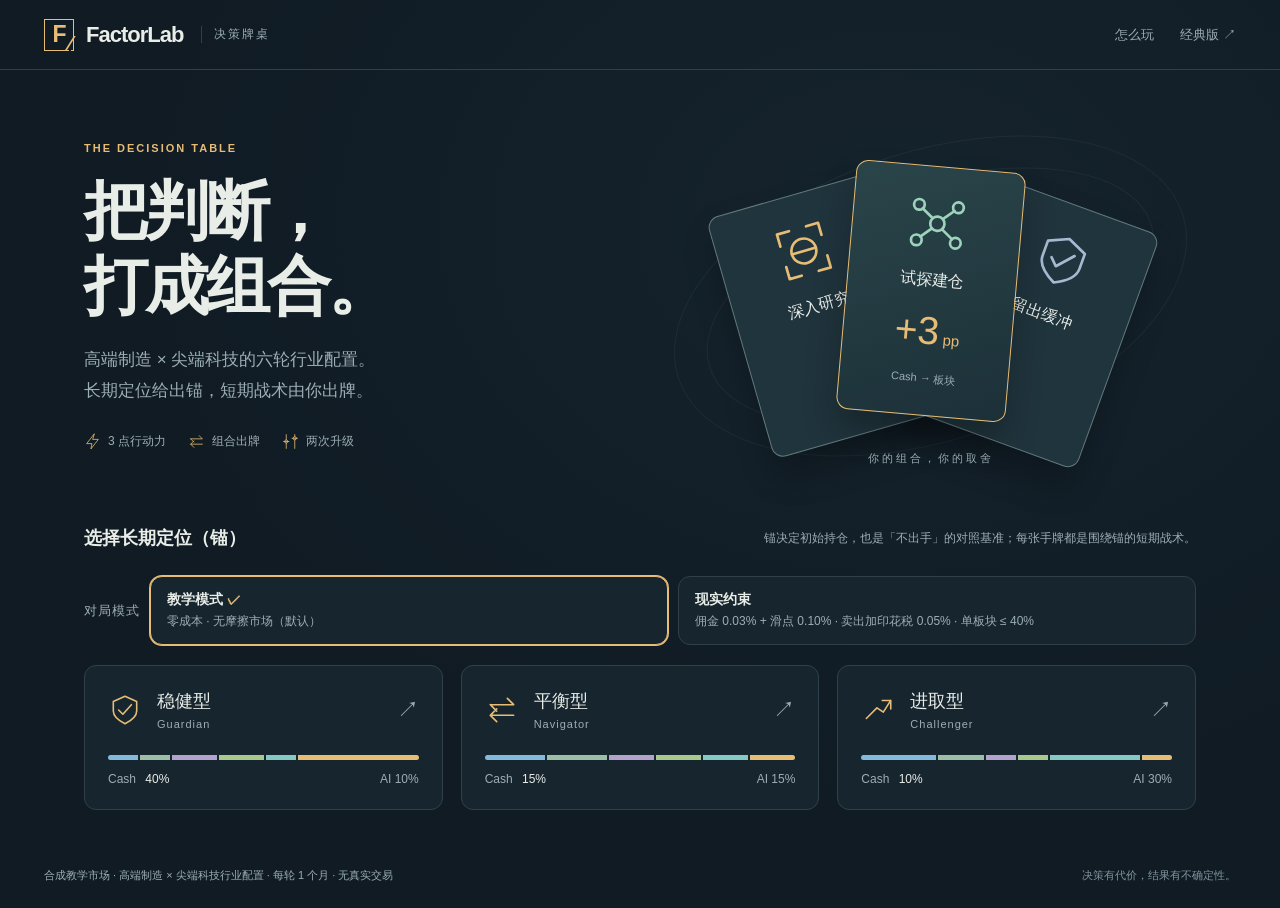
<file: card-game/index.html>
<!doctype html>
<html lang="zh-CN">
<head>
  <meta charset="UTF-8">
  <meta name="viewport" content="width=device-width, initial-scale=1">
  <meta name="theme-color" content="#101b24">
  <title>FactorLab · 投资决策牌桌</title>
  <link rel="stylesheet" href="style.css">
  <script defer src="data.js"></script>
  <script defer src="engine.js"></script>
  <script defer src="app.js"></script>
</head>
<body>
  <a class="skip" href="#main">跳到牌桌</a>
  <header class="site-head">
    <a class="wordmark" href="index.html" aria-label="FactorLab 当前游戏"><span class="brand-mark">F<span>∕</span></span>FactorLab<span class="edition">决策牌桌</span></a>
    <nav aria-label="游戏导航"><button id="help-open" class="text-button">怎么玩</button><a href="../full-game/index.html">经典版 ↗</a></nav>
  </header>
  <p id="storage-notice" class="notice" role="status" hidden></p>
  <main id="main" tabindex="-1"><p class="loading">正在铺开牌桌…</p></main>
  <div id="toast" role="status" aria-live="polite"></div>
  <footer>合成教学市场 · 高端制造 × 尖端科技行业配置 · 每轮 1 个月 · 无真实交易 <span>决策有代价，结果有不确定性。</span></footer>
  <dialog id="help"><button id="help-close" class="text-button close" aria-label="关闭玩法说明">关闭 ×</button><h2>围绕长期定位，打出短期战术。</h2><ol><li>每局先选对局模式与长期定位（锚）。锚决定初始持仓，也是「从不出手」的对照基准。</li><li>每轮获得 5 张牌、3 点行动力。点牌，再点板块；鼠标也可以拖牌。所有出牌都是围绕锚的短期战术偏移。</li><li>轮动牌先选转出板块，再选转入板块。每张牌每轮使用一次。</li><li>研究展开 AI 板块的已有历史与各板块动量相位，不预测未来。全局只有 3 个研究点。</li><li>锁定后揭晓市场；第 2、4 轮后选择升级。也可以一张牌都不出＝跟随锚漂移。</li></ol><p>卡牌额度为组合权重的百分点（pp）。资金不足时只移动可用部分。撤回调仓会返还交易行动力，研究费用不会退还。</p><p><b>教学模式：</b>交易成本、税和滑点均为 0。<b>现实约束模式：</b>单边佣金 0.03% + 滑点 0.10%、卖出加收印花税 0.05%，按成交金额在结算时从净值扣除；单板块上限 40%。两者均为教学近似。</p><p>教学设定：初始资金 100,000；Cash 每模拟月 0.1%。基准为五个风险板块每轮等权。组合徽章不改变收益，动量相位与锚对照是教学代理，分散不等于无风险。</p></dialog>
  <noscript>游戏需要浏览器开启 JavaScript。经典版也需要 JavaScript。</noscript>
</body>
</html>
</file>
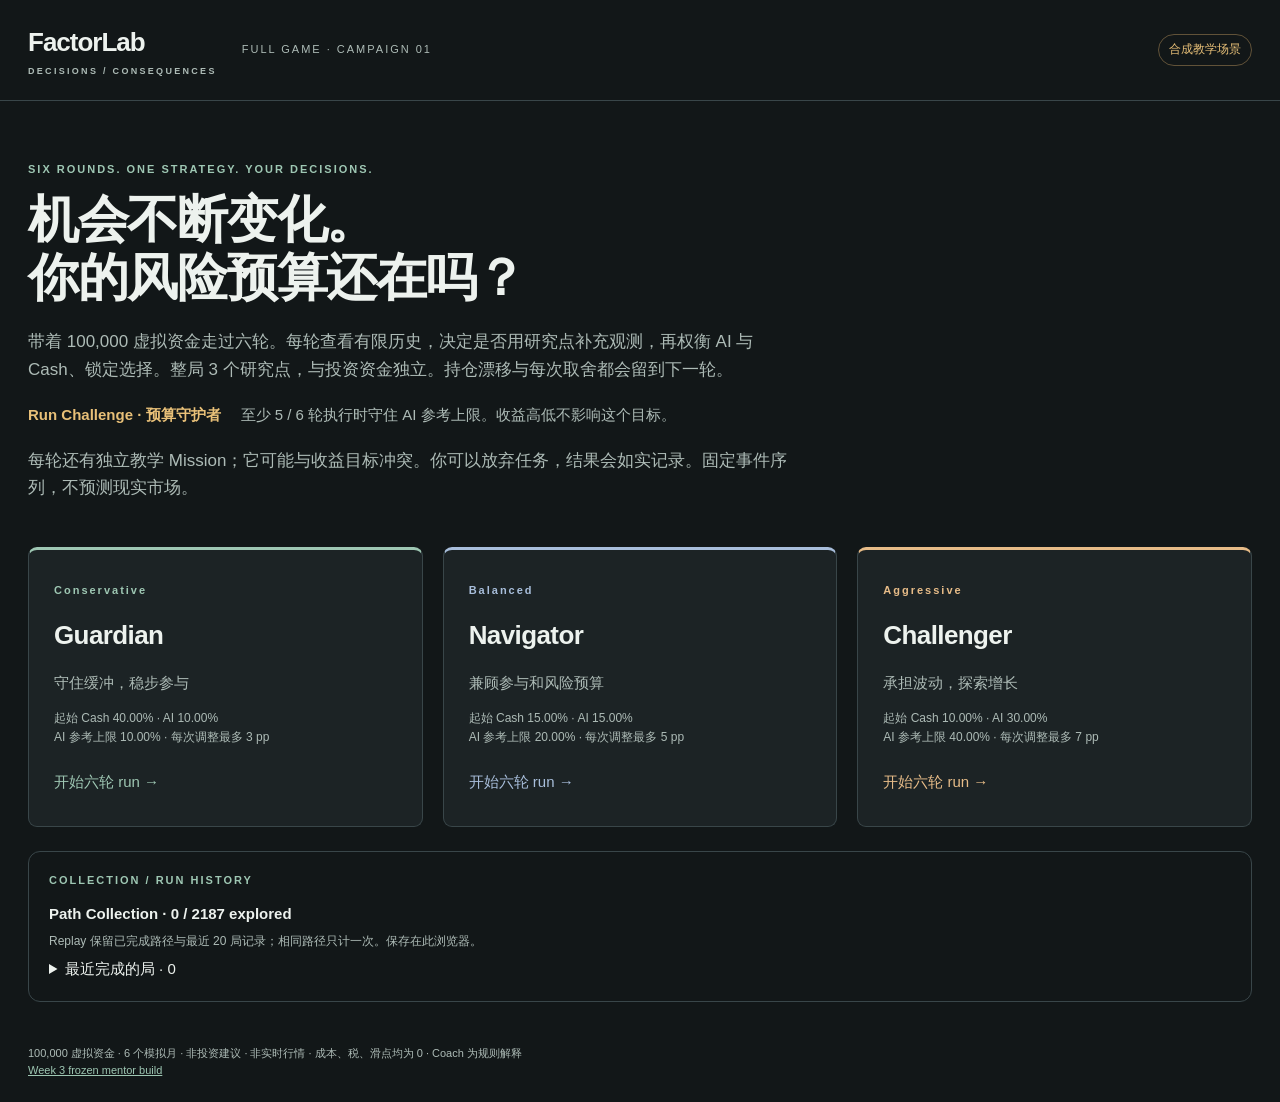
<file: full-game/index.html>
<!doctype html>
<html lang="zh-CN">
<head><meta charset="utf-8"><meta name="viewport" content="width=device-width,initial-scale=1"><title>FactorLab — Six-round campaign</title><link rel="stylesheet" href="../docs/checkpoint1/compressed/playable/style.css"><link rel="stylesheet" href="style.css"></head>
<body>
<header><a class="brand" href="index.html">FactorLab<span>DECISIONS / CONSEQUENCES</span></a><span class="edition">FULL GAME · CAMPAIGN 01</span><span class="synthetic">合成教学场景</span></header>
<main id="app"><p>正在读取本地六轮场景…</p></main>
<footer>100,000 虚拟资金 · 6 个模拟月 · 非投资建议 · 非实时行情 · 成本、税、滑点均为 0 · Coach 为规则解释<br><a href="../docs/checkpoint1/compressed/playable/index.html">Week 3 frozen mentor build</a></footer>
<dialog id="result" aria-labelledby="result-title"></dialog><dialog id="learning" aria-labelledby="learning-title"></dialog>
<noscript>请启用 JavaScript；游戏无需网络、账号或云服务。</noscript>
<script src="data.js"></script><script src="game.js"></script><script src="information-data.js"></script><script src="information.js"></script><script src="information-ui.js"></script><script src="app.js"></script>
</body></html>
</file>
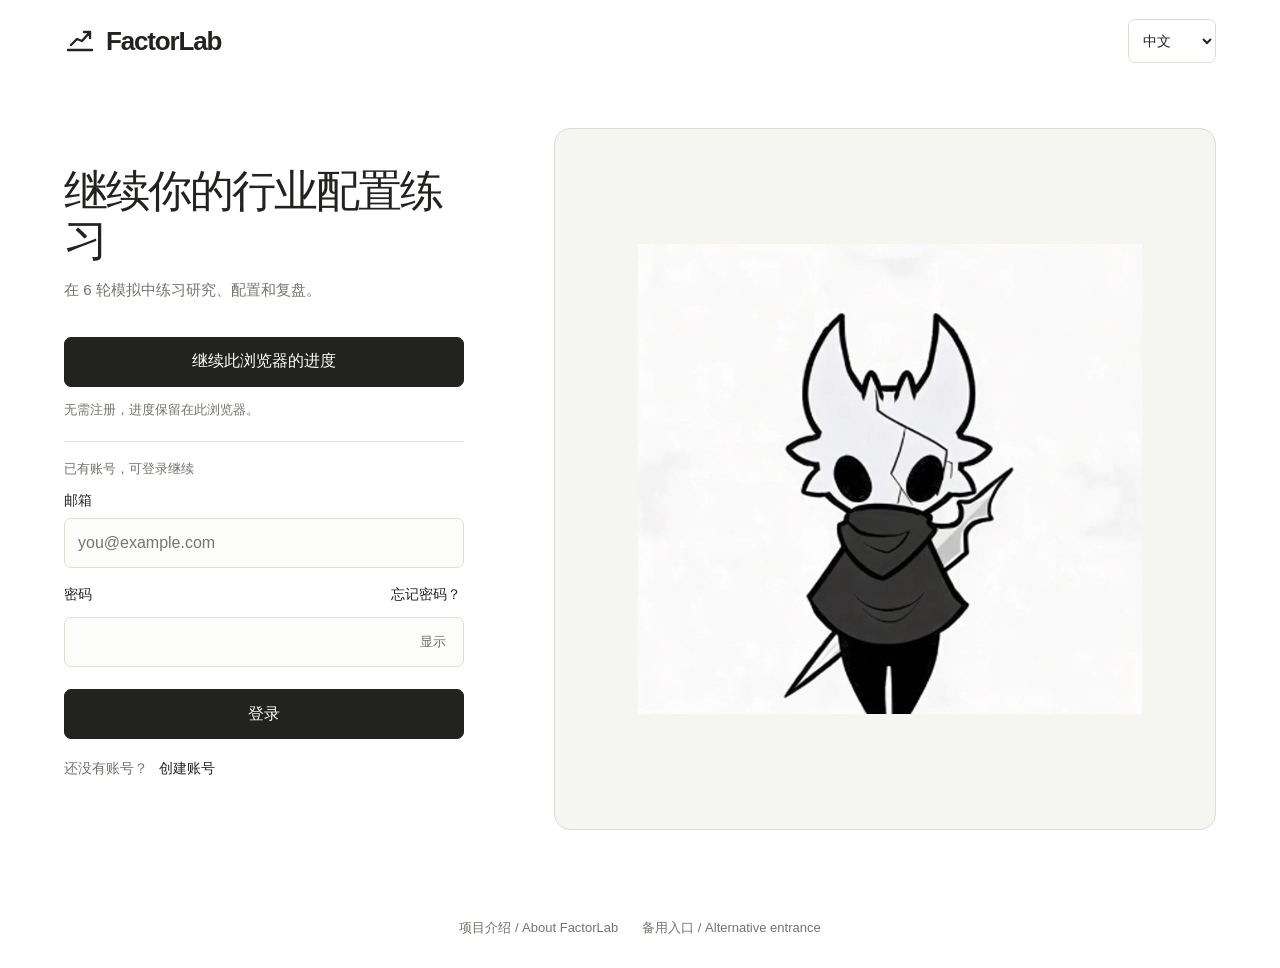
<file: research-studio/index.html>
<!doctype html>
<html lang="zh-CN" data-type="software" data-auth-pending>
<head>
  <meta charset="utf-8"><meta name="viewport" content="width=device-width,initial-scale=1"><meta name="color-scheme" content="light">
  <meta name="description" content="研究行业证据、测试因子、调整配置，并复盘模拟结果。">
  <meta name="page-type" content="software"><meta name="site-kind" content="software">
  <title>FactorLab · 行业配置研究工作台</title><link rel="icon" href="data:,"><link rel="stylesheet" href="releases/0c5e8300395654fc/studio-bundle.css">
  <script defer data-sources="compat.js vendor/supabase-2.118.0.js cloud-config.js cloud.js shared/i18next.min.js shared/simulation.js shared/portfolio-ledger.js shared/evidence-data.js shared/i18n.js shared/research.js shared/research-tools.js coach-stream.js mascot.js experience.js icons.js assistant.js visuals.js market-view.js replay-data.js replay.js report.js workspace.js guide-content.js guidance.js companion-guide.js" src="releases/0c5e8300395654fc/boot-core.js"></script>
  <script defer src="releases/0c5e8300395654fc/app.js"></script><script defer data-sources="quick-check.js accounts.js studio.js enhancements.js pages-update.js" src="releases/0c5e8300395654fc/boot-ui.js"></script>
<script>(function () {
  'use strict';
  const started = Date.now();
  let failed = false, done = false, panel;
  const isLogin = /\/login(?:\.html)?$/.test(location.pathname);
  const ready = () => isLogin ? window.FactorLabAuth?.ready : window.FactorLabAccounts?.ready && !document.documentElement.hasAttribute('data-auth-pending');
  const alternate = location.hostname === 'factorlab-research.zhugeliang-7512.chatgpt.site'
    ? 'https://zhugeliang7512-eng.github.io/factorlab/research-studio/'
    : 'https://factorlab-research.zhugeliang-7512.chatgpt.site/research-studio/';
  function show() {
    if (done || panel || !document.body) return;
    panel = document.createElement('section');
    panel.id = 'startup-recovery';
    panel.setAttribute('role', 'status');
    panel.style.cssText = 'position:fixed;z-index:20000;bottom:16px;left:50%;transform:translateX(-50%);width:min(520px,calc(100% - 32px));box-sizing:border-box;padding:18px;background:#faf9f6;color:#252523;border:1px solid #d8d7d1;border-radius:12px;box-shadow:0 8px 30px #0002;font:14px/1.6 system-ui';
    panel.style.setProperty('display', 'block', 'important');
    panel.style.setProperty('visibility', 'visible', 'important');
    const title = document.createElement('strong');
    title.textContent = '连接较慢或部分内容未载入 / Loading interrupted';
    const note = document.createElement('p');
    note.textContent = '可重试加载，已有浏览器进度会保留。备用站点的浏览器存档独立。';
    const links = document.createElement('div');
    links.style.cssText = 'display:flex;gap:10px 20px;flex-wrap:wrap';
    const retry = new URL(location.href); retry.searchParams.set('retry', String(Date.now()));
    for (const [label, href] of [['重试 / Retry', retry.href], ['访客进入 / Guest', './?guest=1#/research'], ['项目介绍 / About', 'about.html'], ['备用站点 / Alternative', alternate + (isLogin ? 'login.html' : '?guest=1#/research')]]) {
      const link = document.createElement('a'); link.textContent = label; link.href = href;
      link.style.cssText = 'color:#814d68;min-height:36px;display:inline-flex;align-items:center;text-underline-offset:4px';
      links.append(link);
    }
    panel.append(title, note, links); document.body.append(panel);
  }
  window.addEventListener('error', event => {
    if (!done && (event.target?.tagName === 'SCRIPT' || event.target?.tagName === 'LINK' || event.error)) { failed = true; show(); }
  }, true);
  const timer = setInterval(() => {
    if (ready()) { done = true; clearInterval(timer); panel?.remove(); }
    else if (failed || Date.now() - started > 8000) show();
  }, 200);
  window.addEventListener('pagehide', () => clearInterval(timer), {once:true});
})();
</script><meta name="factorlab-hosting" content="static"><meta name="factorlab-version" content="0c5e8300395654fc"></head>
<body>
<div id="auth-loading" role="status"><strong>FactorLab</strong><p>Read evidence. Make a decision. Review the result.</p><p lang="zh-CN">看证据，做配置，再复盘。</p><small>正在准备工作台 · Preparing your workspace</small> <a href="login.html">返回登录 / Sign in</a></div>
<a class="skip" href="#workspace" data-i18n="skip">跳到工作区</a>
<aside class="sidebar">
  <a class="brand" href="about.html" aria-label="FactorLab"><span class="brand-mark" data-icon="chart-line-up"></span><span>FactorLab<span class="brand-caption">ALLOCATION STUDIO</span></span></a>
  <a class="about-link" href="about.html">项目介绍 / About FactorLab</a><div class="workspace-label"><span data-zh="研究工作区" data-en="WORKSPACE">研究工作区</span><span class="small-index">B / 01</span></div>
  <nav class="rail" aria-label="Workspace">
    <button data-view="research" aria-current="page"><span data-icon="squares-four"></span><span data-zh="证据" data-en="Evidence">证据</span><span class="nav-index">01</span></button>
    <button data-view="portfolio"><span data-icon="sliders-horizontal"></span><span data-zh="配置决策" data-en="Allocation">配置决策</span><span class="nav-index">02</span></button>
    <button data-view="risk"><span data-icon="shield-check"></span><span data-zh="风险与归因" data-en="Risk & attribution">风险与归因</span><span class="nav-index">03</span></button>
    <button data-view="journal"><span data-icon="notebook"></span><span data-zh="决策复盘" data-en="Decision review">决策复盘</span><span class="nav-index">04</span></button>
  </nav>
</aside>
<div class="app-shell">
  <header class="topbar"><div class="breadcrumb"><span data-zh="行业配置" data-en="Sector allocation">行业配置</span><span class="slash">/</span><strong data-zh="研究工作台" data-en="Research studio">研究工作台</strong></div><div class="top-actions"><button id="open-assets" class="asset-trigger"><span data-zh="虚拟资产" data-en="Virtual assets">虚拟资产</span><strong id="asset-total">—</strong></button><span id="save-status" role="status"></span><button id="open-coach" class="coach-trigger"><span data-icon="sparkle"></span><span data-zh="AI 研究搭档" data-en="AI research partner">AI 研究搭档</span></button><button id="open-context" type="button" class="icon-button scope-info" aria-haspopup="dialog" aria-label="项目目标与资料来源" title="项目目标与资料来源"><span class="info-mark" aria-hidden="true">i</span></button><button id="settings" class="icon-button" aria-label="设置 Settings"><span data-icon="gear-six"></span></button></div></header>
  <main id="workspace" tabindex="-1">
    <div id="companion-feedback" class="companion-feedback" role="status" hidden></div>
    <div id="notice" class="notice" role="status" hidden></div><div id="partner-task" class="partner-task" role="status" aria-live="polite"></div>
    <aside id="coach-activity" class="coach-activity"><button id="mobile-coach" type="button" aria-label="打开 AI 研究搭档"></button><div class="pet-bubble"><div class="coach-activity-copy" role="status"><strong id="coach-activity-label"></strong><p id="coach-activity-text"></p><small id="coach-activity-status"></small><button id="coach-activity-action" class="text-button" data-guide-action></button><details id="coach-activity-explanation" hidden><summary data-zh="操作反馈与 AI 补充" data-en="Action feedback & AI explanation">操作反馈与 AI 补充</summary><p id="coach-activity-detail"></p></details></div><button id="coach-activity-toggle" type="button" class="text-button"></button></div></aside>
    <div class="view-heading"><div><div class="eyebrow"><span class="accent-line"></span><span data-zh="FACTORLAB / 行业配置研究" data-en="FACTORLAB / SECTOR ALLOCATION">FACTORLAB / 行业配置研究</span></div><h1 id="view-title">行业研究</h1><p id="view-description" hidden></p></div><div class="clock"><span id="phase" class="phase"></span><strong id="day-count"></strong><small id="round-count"></small></div></div>
    <div class="rounds" id="rounds" aria-label="Round progress"></div>
    <section id="market-summary" hidden class="market-kpis" aria-label="Portfolio context">
      <div><span data-i18n="nav"></span><div class="metric-value"><strong id="nav"></strong><small id="nav-change" title="自开局累计收益 / Cumulative return"></small></div></div>
      <div><span data-i18n="benchmark"></span><strong id="benchmark-nav"></strong><small data-i18n="benchmarkHint"></small></div>
      <div><span data-i18n="anchor"></span><strong id="anchor-nav"></strong><small data-i18n="anchorHint"></small></div>
      <div class="context-tag"><span class="source-tag" data-zh="合成观测" data-en="SIMULATED">合成观测</span></div>
    </section>
    <div id="evidence-tabs" class="subnav"><button data-evidence-tab="market" data-zh="行情" data-en="Market">行情</button><button data-evidence-tab="options" data-zh="期权" data-en="Options">期权</button><button data-evidence-tab="fundamentals" data-zh="公司与行业" data-en="Fundamentals">公司与行业</button><button data-evidence-tab="news" data-zh="资讯与社媒" data-en="News & social">资讯与社媒</button><button data-open-view="backtest" data-zh="因子与回测" data-en="Factors & backtest">因子与回测</button></div><div class="view-stack">
      <section class="workspace-view" id="view-research" data-view-panel="research">
        <section id="evidence-workbench" class="panel"></section><details class="macro-details"><summary data-zh="宏观条件 · 展开数字" data-en="Macro conditions · view numbers">宏观条件 · 展开数字</summary><section class="macro-strip" id="macro" aria-label="Macroeconomy"></section></details>
        <div class="research-grid">
          <div class="research-main">
            <div id="market-host-research"><section class="panel market-panel" id="shared-market"><div class="panel-head"><h2 data-i18n="marketTitle"></h2><span id="cycle" class="cycle"></span></div><div id="nav-chart" class="chart"></div><p id="nav-chart-fallback" class="chart-fallback" hidden data-zh="图表脚本未加载，行情数字与数据表仍可使用。" data-en="Chart script did not load. Quotes and data tables remain available.">图表脚本未加载，行情数字与数据表仍可使用。</p><div class="chart-legend"><span class="legend portfolio-line" data-i18n="yourPortfolio"></span><span class="legend benchmark-line" data-i18n="benchmark"></span><span class="legend anchor-line" data-i18n="anchor"></span></div><div class="heatmap" id="heatmap"></div></section></div>
            <section class="panel event-panel"><div class="panel-head"><h2 data-i18n="eventTitle"></h2><small data-i18n="publicOnly"></small></div><div id="events" class="events"></div><div class="event-control" id="event-control" hidden><p data-i18n="eventPauseHint"></p><button id="resume" class="primary" data-i18n="resume"></button></div></section>
          </div>
          <aside class="research-aside"><section class="panel thesis-panel"><div class="panel-head"><h2 data-zh="周期观察" data-en="Cycle lens">周期观察</h2><span data-icon="scan"></span></div><div id="cycle-notes"></div></section><section class="next-action"><h2 data-zh="配置你的组合" data-en="Build your portfolio">配置你的组合</h2><button data-open-view="backtest" class="secondary"><span data-zh="打开因子实验室" data-en="Explore the factor lab">打开因子实验室</span><span data-icon="arrow-up-right"></span></button><button data-open-view="portfolio" class="primary" id="go-allocation"><span data-zh="制定本轮配置" data-en="Plan this allocation">制定本轮配置</span><span data-icon="arrow-right"></span></button></section></aside>
        </div>
      </section>
      <section class="workspace-view" id="view-portfolio" data-view-panel="portfolio" hidden>
        <div class="allocation-layout">
          <section class="panel portfolio-panel" id="portfolio"><div class="panel-head"><div><span class="eyebrow" data-zh="1. 分配资金" data-en="01 / POSITION WEIGHTS">1. 分配资金</span><h2 data-i18n="portfolioTitle"></h2></div><span class="limit" data-i18n="cap"></span></div><div class="presets"><button data-preset="balanced" data-i18n="balanced"></button><button data-preset="defensive" data-i18n="defensive"></button><button data-preset="growth" data-i18n="growthStyle"></button></div><div class="allocation-dial" id="allocation-dial"></div><div class="allocation-toolbar"><span data-zh="当前 → 目标" data-en="Current → Target">当前 → 目标</span><button id="undo-allocation" class="text-button" disabled data-zh="撤销调整" data-en="Undo adjustment">撤销调整</button></div><div class="allocation" id="allocation"></div><div class="allocation-summary"><span data-i18n="total"></span><strong id="total"></strong><span id="cost-label" data-i18n="estimatedCost"></span><strong id="fee"></strong></div><p id="allocation-error" class="error" role="status"></p><details class="factor-details"><summary><span data-icon="factors" aria-hidden="true"></span><span data-i18n="factorsTitle"></span></summary><p class="footnote" data-i18n="factorsHint"></p><div id="factors"></div><button id="apply-factors" class="secondary wide" data-i18n="applyFactors"></button></details></section>
          <section class="panel decision-panel"><h2 data-zh="确认配置" data-en="Confirm allocation">确认配置</h2><div class="allocation-help"><h3 data-zh="让 AI 帮你调配" data-en="Get allocation help">让 AI 帮你调配</h3><button data-allocation-help="explain" data-zh="解释我的配置" data-en="Explain my allocation">解释我的配置</button><button data-allocation-help="compare" data-zh="比较调整" data-en="Compare changes">比较调整</button><button data-allocation-help="draft" data-zh="帮我起草配置" data-en="Draft an allocation">帮我起草配置</button></div><details id="decision-notes" class="decision-notes"><summary data-zh="添加决策笔记（可选）" data-en="Add decision notes (optional)">添加决策笔记（可选）</summary><div class="cycle-judgment"><label for="cycle-judgment" data-zh="本轮周期判断（可选）" data-en="Current-cycle judgment (optional)">本轮周期判断（可选）</label><select id="cycle-judgment"><option value="insufficient" data-zh="证据不足 / 不判断" data-en="Insufficient evidence / no call">证据不足 / 不判断</option><option value="expansion" data-zh="扩张" data-en="Expansion">扩张</option><option value="overheating" data-zh="过热" data-en="Overheating">过热</option><option value="stagflation" data-zh="滞胀" data-en="Stagflation">滞胀</option><option value="recession" data-zh="衰退" data-en="Recession">衰退</option><option value="recovery" data-zh="复苏" data-en="Recovery">复苏</option></select><label for="counter-evidence" data-zh="一项反证：什么会推翻这个判断？" data-en="One counter-example: what would overturn this call?">一项反证：什么会推翻这个判断？</label><textarea id="counter-evidence" rows="2" maxlength="500" data-zh-placeholder="例如：订单没有转化为收入" data-en-placeholder="For example: orders do not convert into revenue"></textarea><p class="footnote" data-zh="提交前不显示模型周期标签；提交后在复盘对照当时判断。" data-en="The model cycle stays hidden before submission and is compared in the review.">提交前不显示模型周期标签；提交后在复盘对照当时判断。</p></div><div class="forecast-row"><label for="forecast" data-i18n="forecastTitle"></label><select id="forecast"><option value="up" data-i18n="forecastUp"></option><option value="flat" data-i18n="forecastFlat"></option><option value="down" data-i18n="forecastDown"></option></select></div><div id="decision-citations" class="decision-citations"></div><label for="reason" data-i18n="reasonTitle"></label><select id="reason"><option value="" data-i18n="reasonChoose"></option><option value="evidence" data-i18n="reasonEvidence"></option><option value="risk" data-i18n="reasonRisk"></option><option value="anchor" data-i18n="reasonAnchor"></option><option value="valuation" data-i18n="reasonValuation"></option></select><textarea id="note" rows="3" maxlength="180" data-i18n-placeholder="notePlaceholder"></textarea><label for="falsifier-if">什么情况出现时，你会重新考虑这个判断？</label><textarea id="falsifier-if" rows="3" maxlength="500" aria-describedby="falsifier-hint"></textarea><p id="falsifier-hint" class="footnote" data-zh="留给复盘时参考。" data-en="Keep a note for your review.">留给复盘时参考。</p></details><div id="step-feedback-bar" class="step-feedback-bar" role="status" aria-live="polite"></div><p class="allocation-baseline" data-zh="初始比例是教学基线。请根据证据决定保留或调整。" data-en="The initial weights are a teaching baseline. Use evidence to decide whether to keep or change them.">初始比例是教学基线。请根据证据决定保留或调整。</p><button id="confirm" class="primary wide" aria-describedby="step-feedback-bar" data-i18n="confirm"></button><div class="simulation-controls" id="simulation-controls" hidden><div class="sim-track"><span id="sim-progress"></span></div><p id="simulation-message"></p><div><button id="pause-play" data-i18n="pauseAnimation"></button><button id="fast-forward" class="primary" data-i18n="fastForward"></button></div></div></section>
        </div>
        <section id="securities-allocation" class="panel"></section>
      </section>
      <section class="workspace-view" id="view-backtest" data-view-panel="backtest" hidden><div id="backtest-content"></div></section>
      <section class="workspace-view" id="view-risk" data-view-panel="risk" hidden><section id="ledger-review" class="panel"></section><div class="risk-layout"><section class="panel" id="risk"><div class="panel-head"><h2 data-i18n="riskTitle"></h2><button class="text-button" id="model-info"><span data-icon="info"></span><span data-i18n="method"></span></button></div><div class="risk-grid" id="risk-metrics"></div><details class="supporting-detail"><summary data-zh="方法、因子暴露与收益来源" data-en="Methods, factor exposure & attribution">方法、因子暴露与收益来源</summary><p class="footnote" data-i18n="riskFrequency"></p><div class="attribution" id="attribution"></div></details></section><div class="risk-aside"><details id="risk-market-details" class="panel supporting-detail"><summary data-zh="行业表现与参照组合" data-en="Sector performance & comparisons">行业表现与参照组合</summary><div id="market-host-risk"></div></details><div class="risk-notes"><button data-open-view="journal" class="secondary wide"><span data-zh="记录我的复盘" data-en="Write my reflection">记录我的复盘</span><span data-icon="arrow-right"></span></button></div></div></div></section>
      <section class="workspace-view" id="view-journal" data-view-panel="journal" hidden><div class="journal-layout"><section class="review-card" id="review" hidden><span class="review-icon" data-icon="flag-checkered"></span><p class="kicker" data-i18n="reviewLabel"></p><h2 id="review-title"></h2><div id="review-content"></div><section id="course-checklist" class="course-checklist" hidden></section><button id="next-round" class="primary wide" data-i18n="nextRound"></button><button id="replay" class="secondary wide" data-i18n="replay" hidden></button></section><section class="panel journal-panel" id="journal"><div class="panel-head"><h2 data-i18n="journalTitle"></h2><button id="export-save" class="text-button"><span data-icon="download-simple"></span><span data-i18n="exportSave"></span></button></div><div id="history" class="history"></div><label for="reflection" data-i18n="reflectionPrompt"></label><textarea id="reflection" maxlength="600" rows="5" data-i18n-placeholder="reflectionPlaceholder"></textarea><p class="footnote" data-zh="反思自动保存在当前浏览器；账号存档需手动更新。" data-en="Your reflection is an opinion Saved locally with your progress">反思自动保存在当前浏览器；账号存档需手动更新。</p><button data-open-view="risk" class="secondary"><span data-zh="查看收益归因" data-en="Inspect attribution">查看收益归因</span><span data-icon="arrow-up-right"></span></button></section></div></section>
    </div>
    <footer><span data-zh="合成教学数据 · 不代表真实市场表现" data-en="Synthetic educational data · Not empirical market evidence">合成教学数据 · 不代表真实市场表现</span><a href="previous/" id="design-link"><span data-zh="上一版 · 10月13日" data-en="Previous version · Oct 13">上一版 · 10月13日</span><span data-icon="arrow-up-right"></span></a></footer>
  </main>
</div>
<button id="pet-dock" type="button" hidden aria-label="桌宠"></button>
<dialog id="coach-drawer" class="coach-drawer" aria-labelledby="coach-title">
  <div class="drawer-top">
    <h2 id="coach-title" data-i18n="coachTitle"></h2>
    <div class="coach-toolbar">
      <details id="coach-help" class="coach-help">
        <summary class="info-control"><span class="info-mark" aria-hidden="true">i</span><span class="sr-only" data-zh="助手状态与快捷键" data-en="Assistant status and shortcuts">助手状态与快捷键</span></summary>
        <div class="coach-help-panel">
          <small id="coach-mode" role="status"></small>
          <p id="composer-shortcuts" data-zh="Enter 发送 · Shift + Enter 换行" data-en="Enter to send · Shift + Enter for a new line">Enter 发送 · Shift + Enter 换行</p>
          <label class="partner-focus"><input id="partner-focus" type="checkbox"><span data-zh="专注模式" data-en="Focus mode">专注模式</span></label>
          <ul id="partner-reminders" class="partner-reminders"></ul>
        </div>
      </details>
      <button id="expand-coach" class="icon-button" type="button" aria-label="展开 Expand">↗</button>
      <button id="close-coach" class="icon-button" type="button" aria-label="关闭 Close"><span data-icon="x"></span></button>
    </div>
  </div>
  <div id="coach-alert" class="coach-alert" role="status" hidden></div>
  <div class="coach-panel">
    <div id="coach-scroll" class="coach-scroll">
      <div id="coach-current-guide" class="coach-current-guide"></div><div id="coach-empty" class="coach-empty"><div id="coach-mascot" class="mascot-host"></div></div>
      <div id="chat-attachments" class="chat-attachments"></div>
      <div id="messages" class="messages" aria-live="polite"></div>
      <div class="quick-questions"><button data-question="macro" data-i18n="questionMacro"></button><button data-question="risk" data-i18n="questionRisk"></button><button data-question="review" data-i18n="questionReview"></button></div>
    </div>
    <form id="coach-form">
      <label class="sr-only" for="question" data-i18n="questionLabel"></label>
      <textarea id="question" maxlength="600" rows="3" enterkeyhint="send" aria-describedby="composer-shortcuts"></textarea>
      <div class="chat-actions">
        <button type="button" id="stop-coach" hidden data-zh="停止" data-en="Stop">停止</button>
        <button type="button" id="retry-coach" hidden data-zh="重试" data-en="Retry">重试</button>
        <button type="submit" id="ask" class="primary"><span data-i18n="send"></span><span data-icon="arrow-up" aria-hidden="true"></span></button>
      </div>
    </form>
  </div>
</dialog>
<dialog id="settings-dialog"><p><a class="intro-return" href="about.html">项目介绍 / About FactorLab</a></p><div class="panel-head"><h2 data-i18n="settings"></h2><button id="close-settings" class="icon-button" aria-label="关闭 Close"><span data-icon="x"></span></button></div><label for="language" data-i18n="language"></label><select id="language"><option value="zh-CN">简体中文</option><option value="en">English</option></select><p class="footnote" data-i18n="languageHint"></p><div class="pet-setting"><span id="pet-preview" aria-hidden="true"></span><div><label for="research-pet" data-zh="桌宠" data-en="Companion">桌宠</label><select id="research-pet"><option value="knight" data-zh="空洞骑士" data-en="Hollow Knight">空洞骑士</option><option value="kurumi" data-zh="久留美" data-en="Kurumi">久留美</option></select></div></div><label class="motion-setting"><input id="character-motion" type="checkbox" checked><span data-zh="角色动效" data-en="Character motion">角色动效</span></label><p class="footnote" data-zh="关闭动效后仍保留文字提示；同时遵循系统减少动态效果设置。" data-en="Respects reduced motion. All text feedback remains available when disabled.">关闭动效后仍保留文字提示；同时遵循系统减少动态效果设置。</p><div class="guide-setting"><button id="replay-opening" type="button" data-zh="重播吉祥物开场" data-en="Replay companion introduction">重播吉祥物开场</button><label class="motion-setting"><input id="guide-audio-enabled" type="checkbox" checked><span data-zh="关键提示语音" data-en="Speak key updates">关键提示语音</span></label></div><label for="speed" data-i18n="speed"></label><select id="speed"><option value="180" data-i18n="speedNormal"></option><option value="60" data-i18n="speedFast"></option></select><div class="settings-actions"><button id="save-now"><span data-icon="save" aria-hidden="true"></span><span data-i18n="saveNow"></span></button><label class="file-button"><span data-i18n="importSave"></span><input id="import-save" type="file" accept=".json,application/json"></label><button id="new-game" data-i18n="newGame"></button></div><a href="previous/" data-zh="打开 10月13日归档版本" data-en="Open the Oct 13 archived version">打开 10月13日归档版本</a></dialog>
<dialog id="new-dialog"><h2 data-i18n="newGame"></h2><p data-i18n="newGameHint"></p><p class="footnote" data-zh="新练习由系统在基准、压力、复苏三种开局中均衡分配；同一局内固定情景和种子。" data-en="A new practice is assigned across baseline, stress and recovery; scenario and seed stay fixed within the campaign.">新练习由系统在基准、压力、复苏三种开局中均衡分配；同一局内固定情景和种子。</p><div class="dialog-actions"><button id="cancel-new" data-i18n="cancel"></button><button id="start-new" class="primary" data-i18n="startNew"></button></div></dialog>
<dialog id="method-dialog"><div class="panel-head"><h2 data-i18n="methodTitle"></h2><button id="close-method" class="icon-button" aria-label="关闭 Close"><span data-icon="x"></span></button></div><p data-i18n="modelDescription"></p><details class="supporting-detail"><summary data-zh="完整计算口径" data-en="Full methodology">完整计算口径</summary><p data-i18n="transmission"></p><p data-i18n="feesDescription"></p><p data-i18n="factorDescription"></p><p data-i18n="forecastDescription"></p><p data-i18n="riskFrequency"></p><p data-i18n="benchmarkDescription"></p></details></dialog>
<dialog id="course-context" class="context-dialog"><div class="panel-head"><h2 data-zh="项目目标与资料来源" data-en="Research scope & sources">项目目标与资料来源</h2><button id="close-context" class="icon-button" aria-label="关闭 Close"><span data-icon="x"></span></button></div><span class="source-tag" data-zh="课程子项目 B" data-en="COURSE SUBPROJECT B">课程子项目 B</span><h3 data-zh="高端制造与尖端科技行业配置" data-en="Allocation across manufacturing and frontier technology">高端制造与尖端科技行业配置</h3><p data-zh="用行业周期、多因子、回测和因子功效，比较长期定位与短期调整。" data-en="Study long-term positioning and tactical allocation using factors backtests efficacy tests and sector-cycle evidence">用行业周期、多因子、回测和因子功效，比较长期定位与短期调整。</p><div class="boundary-grid"><div><h3 data-zh="数据来源" data-en="Data sources">数据来源</h3><p data-zh="模拟价格、宏观指标和回测样本均为合成数据，不能证明真实市场收益。" data-en="Simulated prices macro indicators and backtest samples cannot establish real-world returns">模拟价格、宏观指标和回测样本均为合成数据，不能证明真实市场收益。</p></div><div><h3 data-zh="判断的边界" data-en="Judgment & forecast">判断的边界</h3><p data-zh="个人预判和 AI 分析是观点，不能当作事实或交易指令。" data-en="Your forecasts and AI analysis are opinions They are not observed facts or trade instructions">个人预判和 AI 分析是观点，不能当作事实或交易指令。</p></div></div><h3 data-zh="伙伴业务背景" data-en="Partner context">伙伴业务背景</h3><p data-zh="参考课程所述证券研究与风险管理场景组织证据；费用和仓位限制为教学假设，不代表机构建议或真实合作。" data-en="The workflow reflects securities research and risk management Costs and position limits are teaching assumptions No institutional endorsement is implied">参考课程所述证券研究与风险管理场景组织证据；费用和仓位限制为教学假设，不代表机构建议或真实合作。</p><h3 data-zh="独立历史案例" data-en="Separate historical case sources">独立历史案例</h3><p data-zh="2024 年半导体案例用于行业周期分析，与合成沙盒分开展示。" data-en="The 2024 semiconductor case provides cycle-analysis material separately from the synthetic sandbox">2024 年半导体案例用于行业周期分析，与合成沙盒分开展示。</p><a target="_blank" rel="noopener noreferrer" href="https://www.nist.gov/news-events/news/2024/02/biden-harris-administration-announces-preliminary-terms-globalfoundries">NIST · GlobalFoundries · 2024-02-19</a><a target="_blank" rel="noopener noreferrer" href="https://investors.micron.com/news/press-release/2024/Micron-Technology-Inc--Reports-Results-for-the-Second-Quarter-of-Fiscal-2024-03-20-2024/default.aspx">Micron · FY2024 Q2 · 2024-03-20</a></dialog>
<dialog id="evidence-dialog" class="evidence-modal"><div class="panel-head"><span id="evidence-id" class="source-tag"></span><button id="close-evidence" class="icon-button" aria-label="关闭 Close">×</button></div><h2 id="evidence-title"></h2><p id="evidence-body"></p><p class="footnote" data-zh="已公开的合成观测。把事实与自己的推断分开记录。" data-en="Published synthetic observations. Separate facts from your interpretation.">已公开的合成观测。把事实与自己的推断分开记录。</p><div class="dialog-actions"><button id="cite-evidence" class="secondary" aria-pressed="false">引用到本轮判断</button><button id="next-evidence" class="secondary" data-zh="下一条" data-en="Next evidence">下一条</button><button id="done-evidence" class="primary" data-zh="回到研究" data-en="Back to research">回到研究</button></div></dialog>
<dialog id="trade-confirm"><span class="eyebrow" data-zh="执行前核对" data-en="BEFORE YOU CONFIRM">执行前核对</span><h2 data-zh="按这份配置开始本轮？" data-en="Start this round with this allocation?">按这份配置开始本轮？</h2><div id="trade-preview"></div><div class="dialog-actions"><button id="cancel-trade" data-zh="返回调整" data-en="Keep editing">返回调整</button><button id="execute-trade" class="primary" data-zh="确认并推进" data-en="Confirm & advance">确认并推进</button></div></dialog>
<dialog id="asset-sheet" class="asset-sheet" data-size="medium" aria-labelledby="asset-title"><button class="sheet-handle" id="asset-resize" aria-label="展开或收起 Expand or collapse"></button><div class="panel-head"><h2 id="asset-title" data-zh="虚拟资产" data-en="Virtual assets">虚拟资产</h2><button id="close-assets" aria-label="关闭 Close">×</button></div><div id="asset-summary"></div><button id="asset-details-toggle" class="secondary" data-zh="查看持仓与交易" data-en="Holdings & transactions">查看持仓与交易</button><div id="asset-details"><div id="asset-chart" class="standard-chart"></div><div id="asset-holdings"></div><div id="asset-transactions"></div></div></dialog>
<dialog id="material-detail" class="material-detail" aria-labelledby="material-title"><div class="panel-head"><h2 id="material-title"></h2><button id="close-material" data-zh="返回" data-en="Back">返回</button></div><div id="material-body"></div></dialog>
</body></html>
</file>
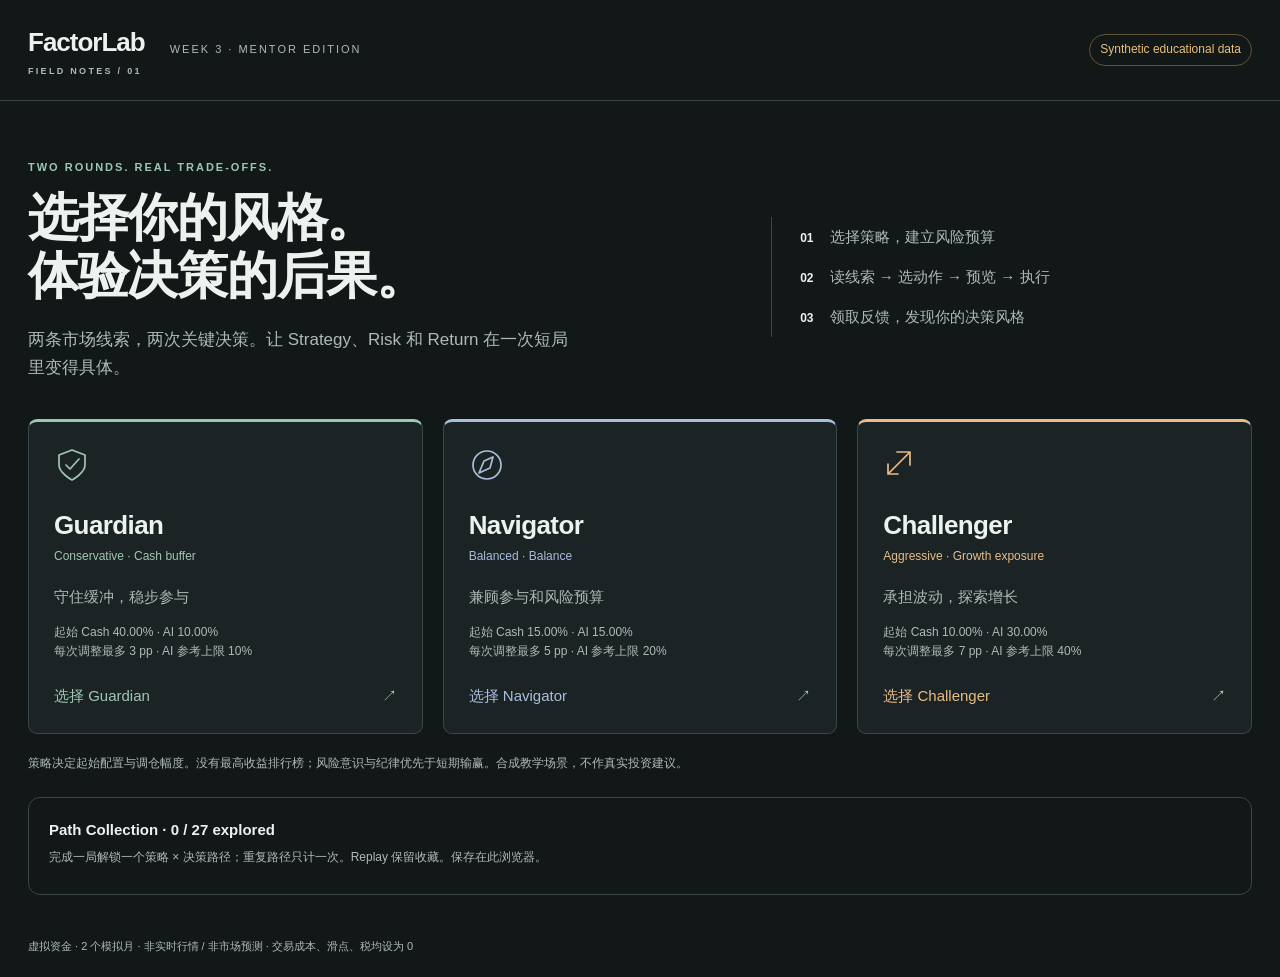
<file: docs/checkpoint1/compressed/playable/index.html>
<!doctype html>
<html lang="zh-CN">
<head><meta charset="utf-8"><meta name="viewport" content="width=device-width, initial-scale=1"><title>FactorLab — Two rounds. Real trade-offs.</title><link rel="stylesheet" href="style.css"></head>
<body>
<header><a class="brand" href="index.html" aria-label="FactorLab home">FactorLab<span>FIELD NOTES / 01</span></a><span class="edition">WEEK 3 · MENTOR EDITION</span><span class="synthetic">Synthetic educational data</span></header>
<main id="app"><p>正在加载本地教学场景…</p></main>
<footer>虚拟资金 · 2 个模拟月 · 非实时行情 / 非市场预测 · 交易成本、滑点、税均设为 0</footer>
<dialog id="result" aria-labelledby="result-title"></dialog>
<dialog id="learning" aria-labelledby="learning-title"></dialog>
<div id="notice" role="status"></div>
<noscript>此原型需要启用 JavaScript；所有核心内容均来自本地文件。</noscript>
<script src="data.js"></script><script src="progression.js"></script><script src="app.js"></script>
</body></html>
</file>
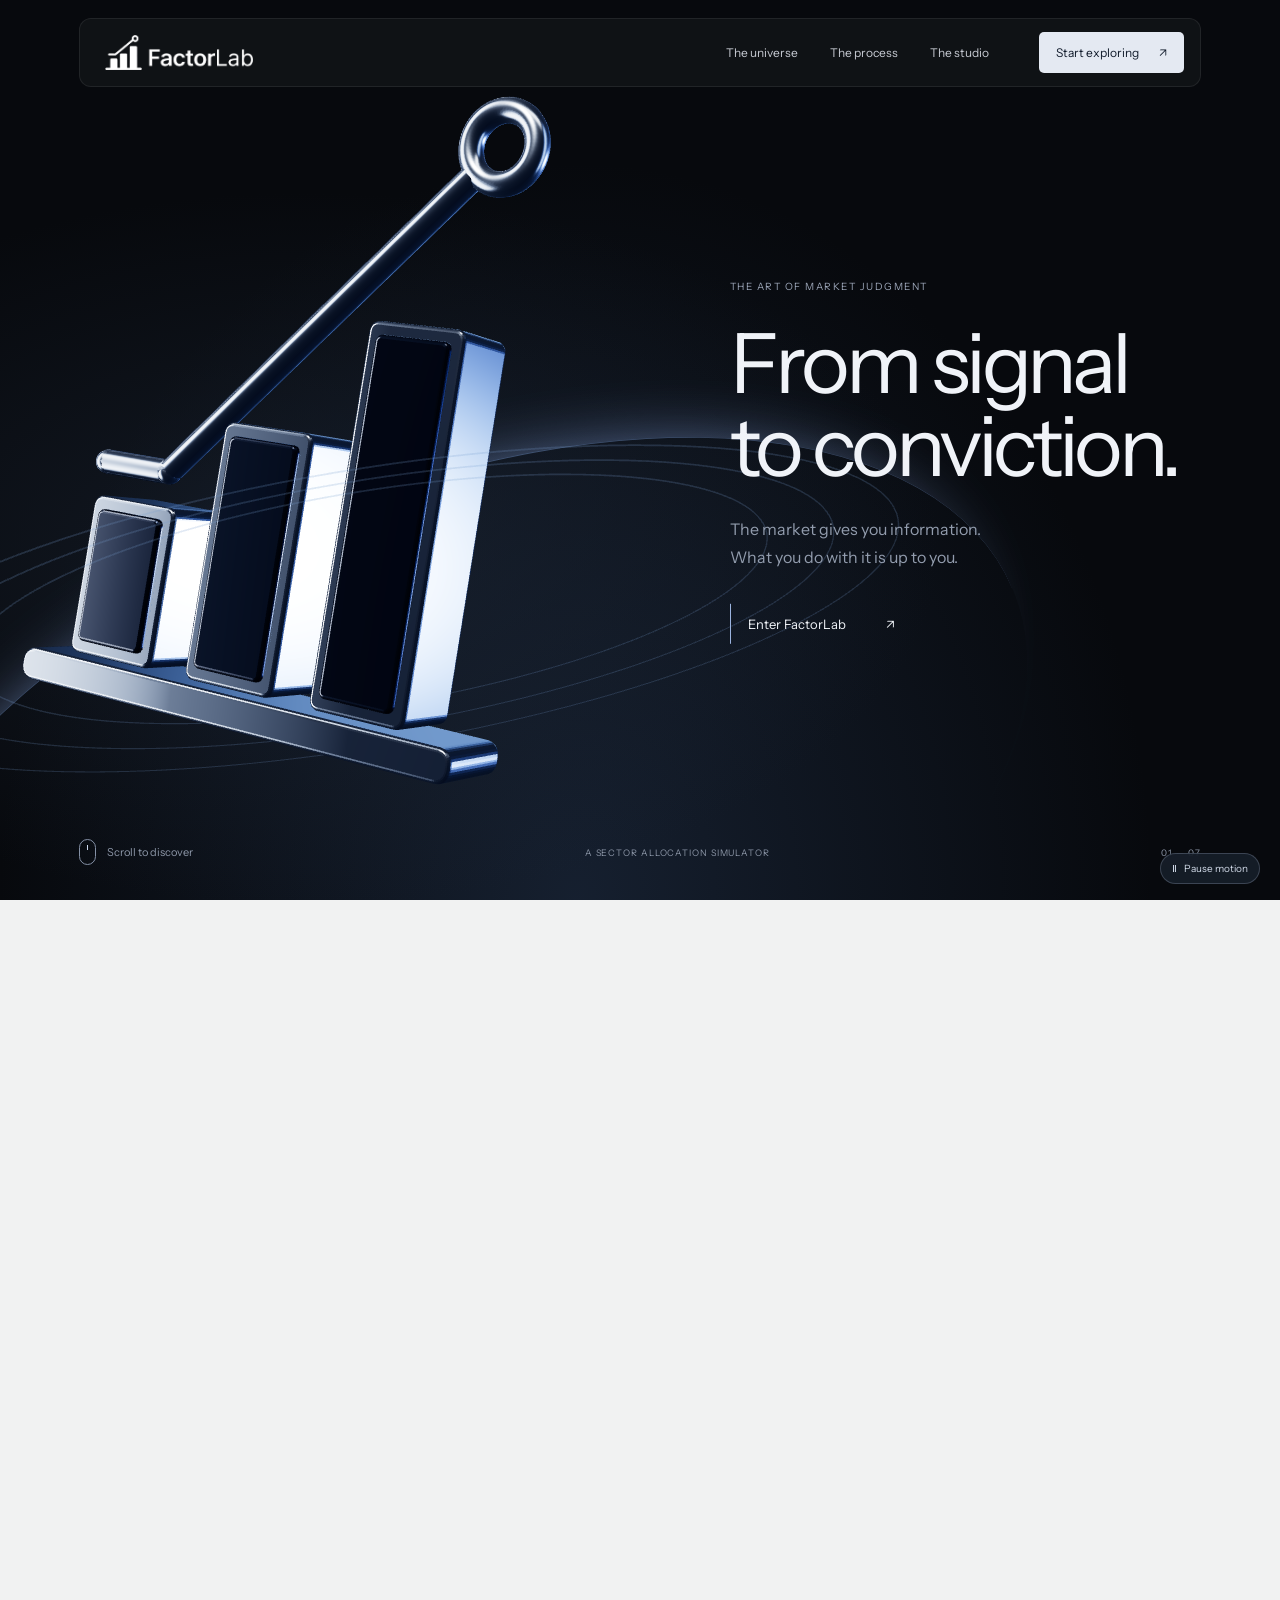
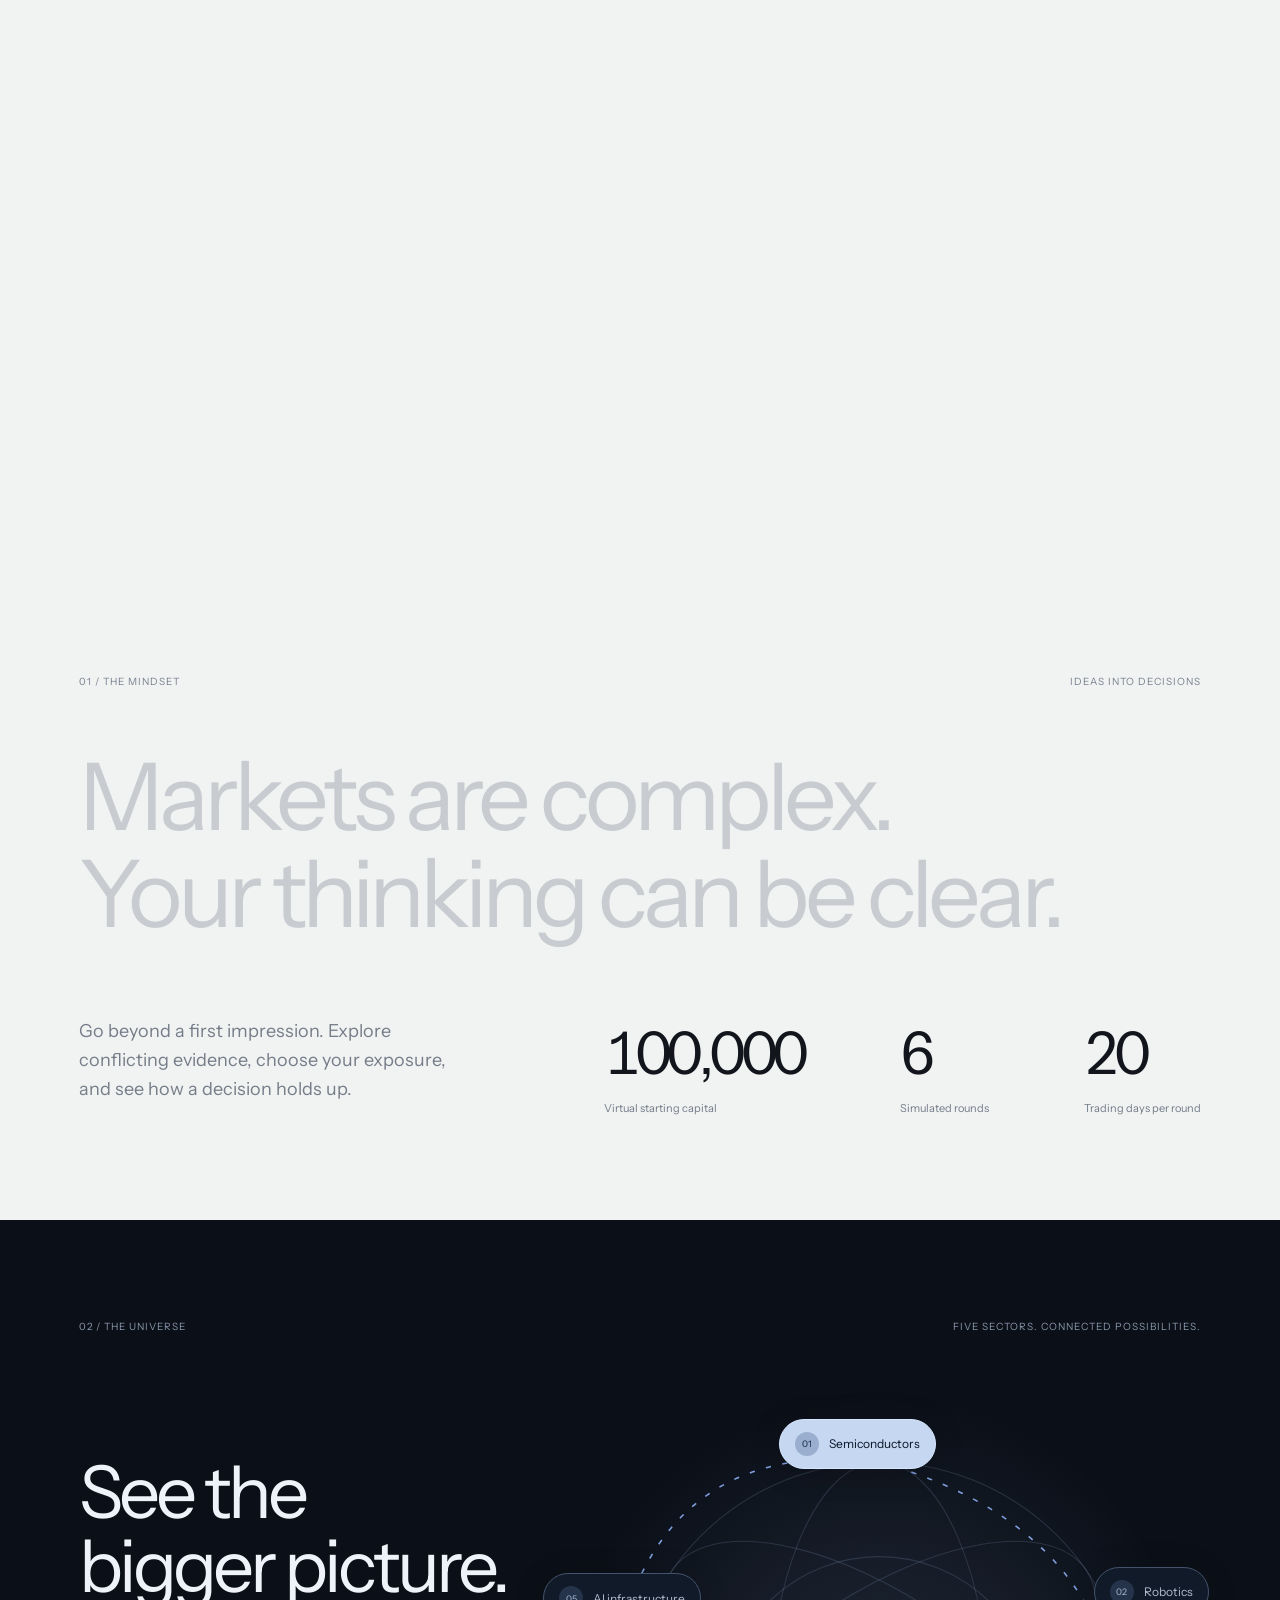
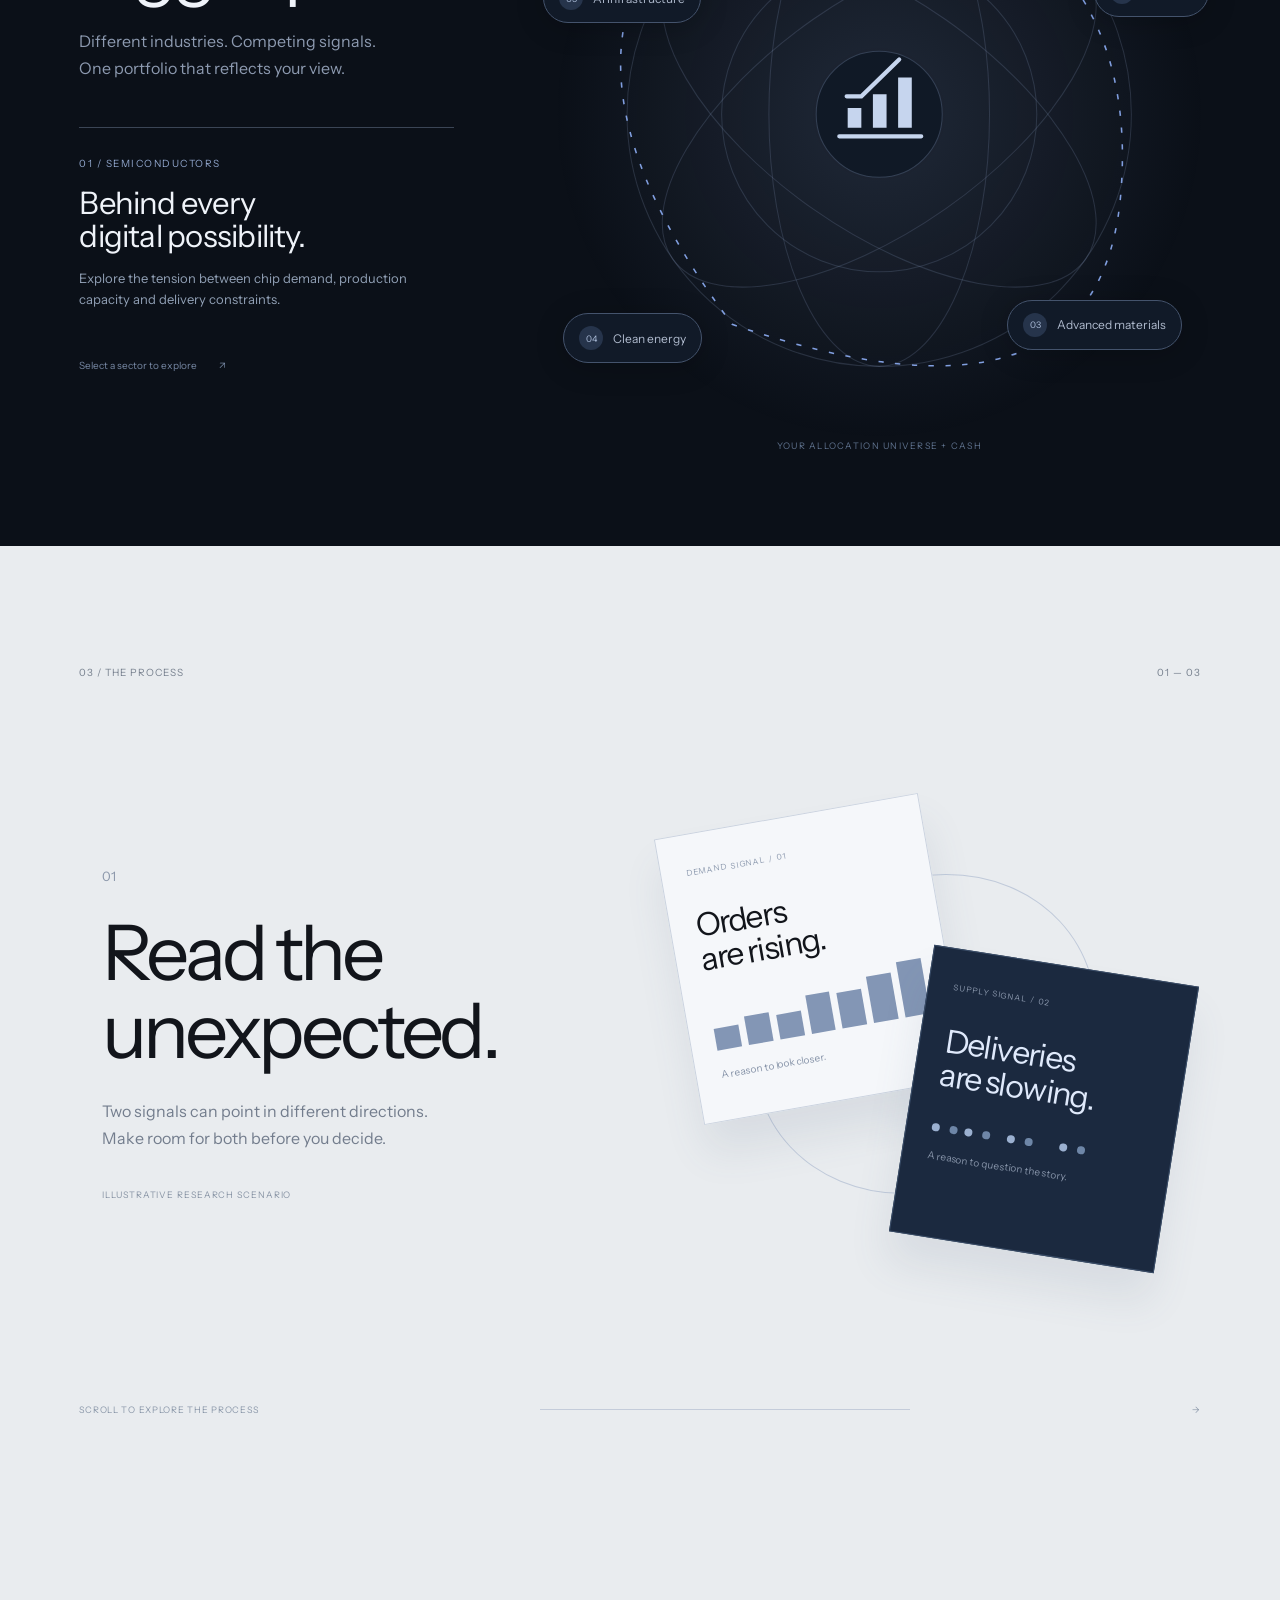
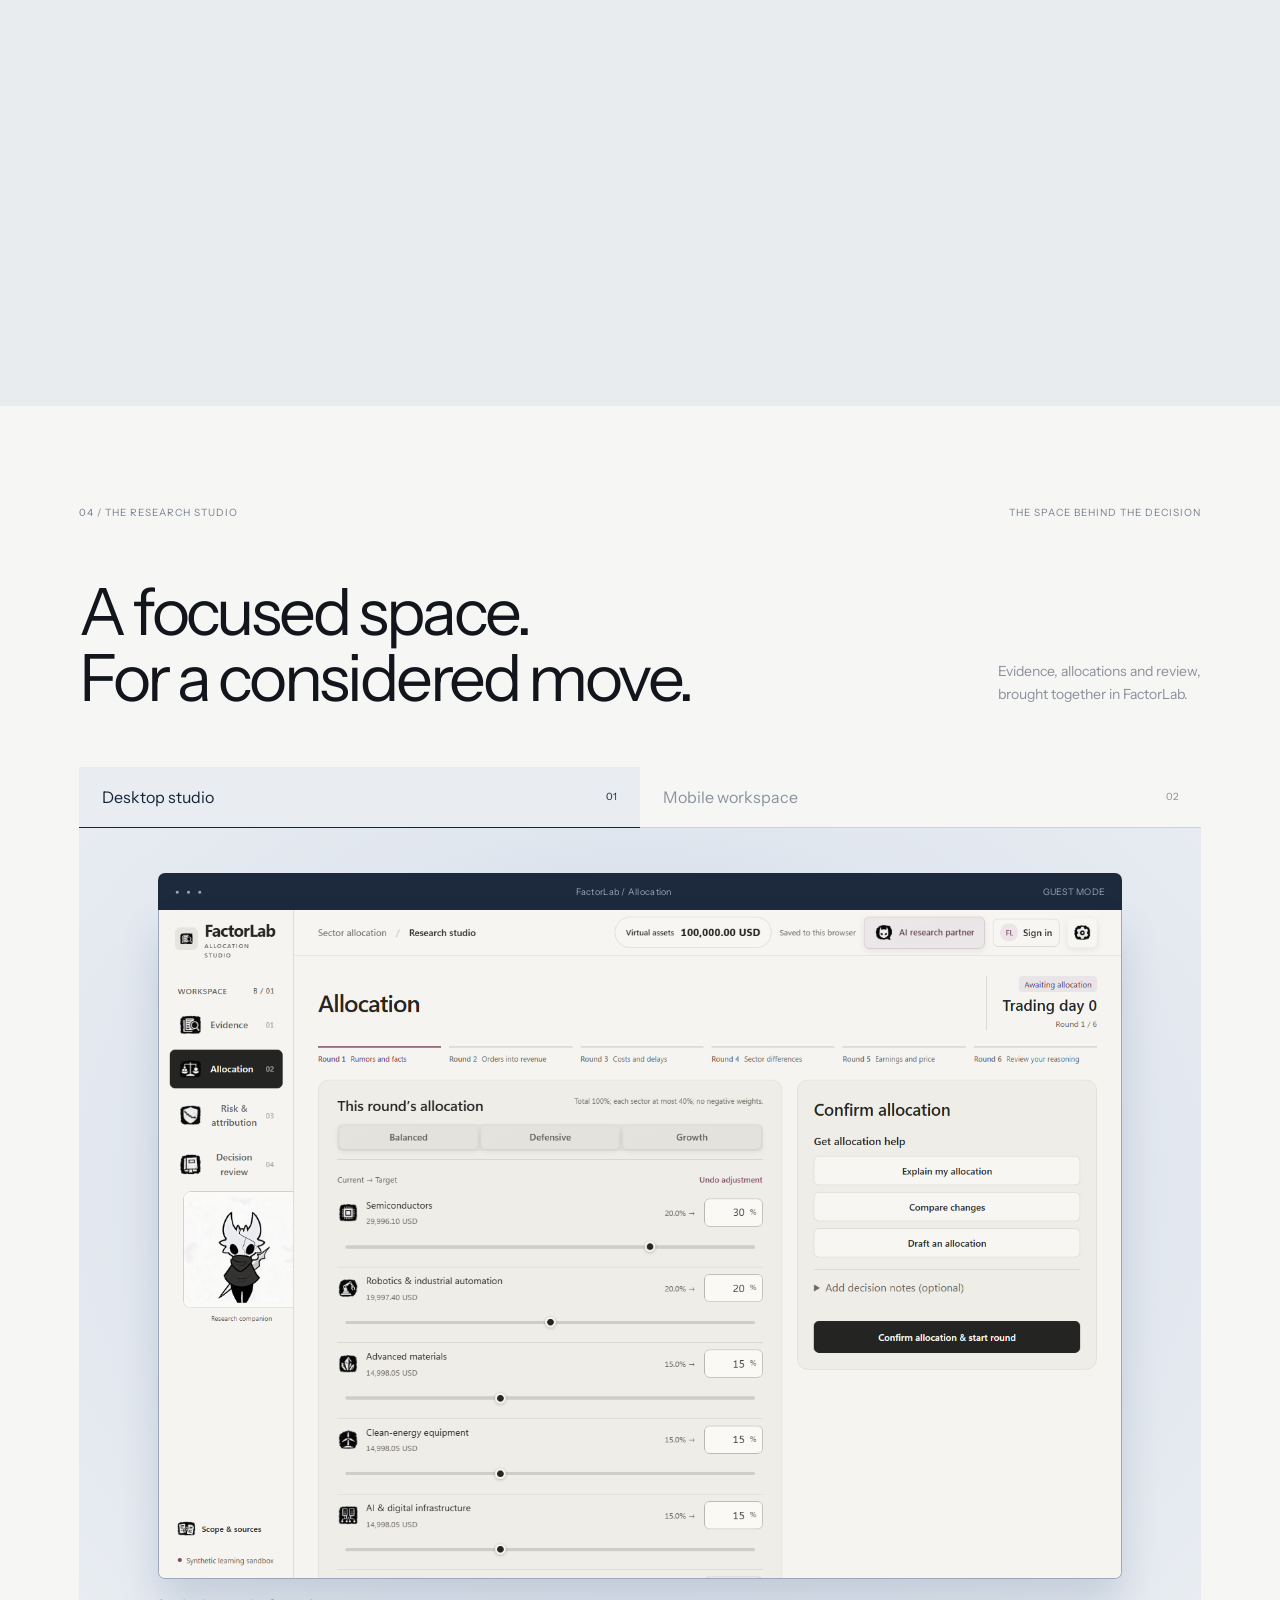
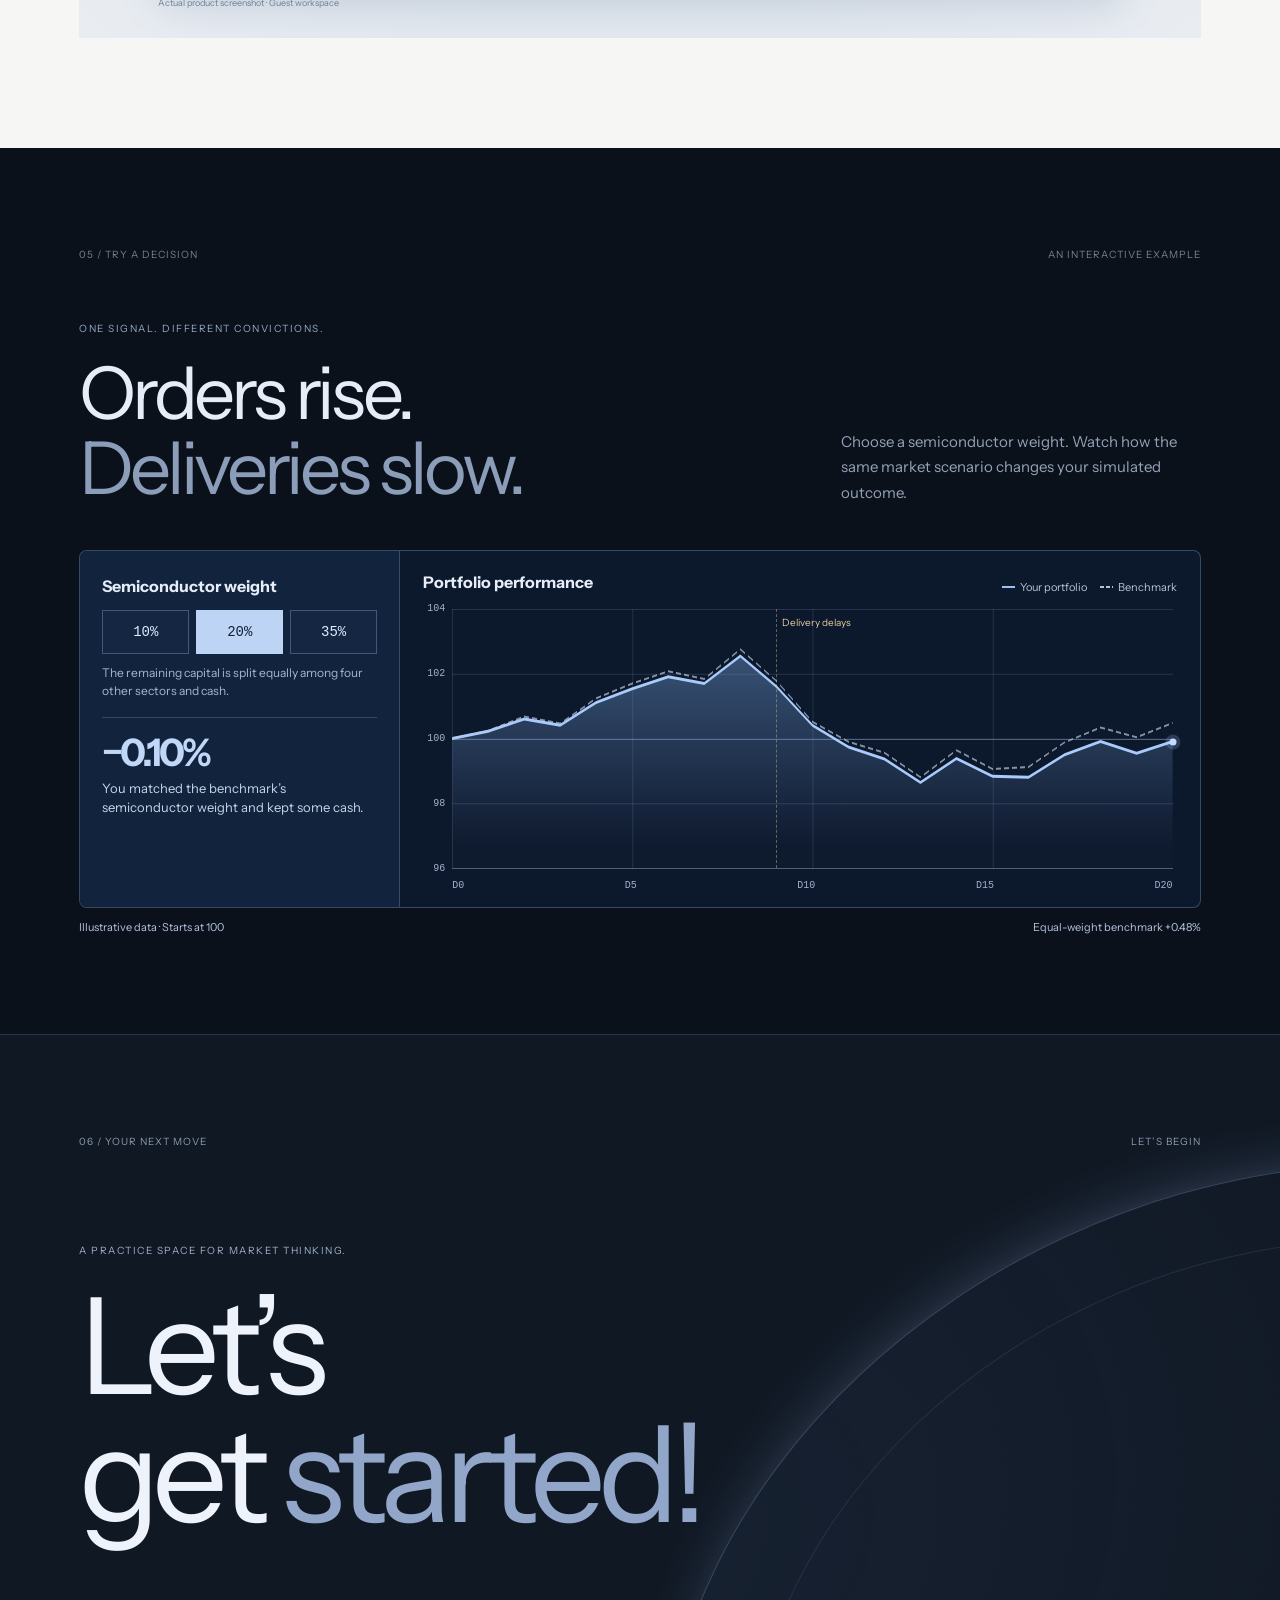
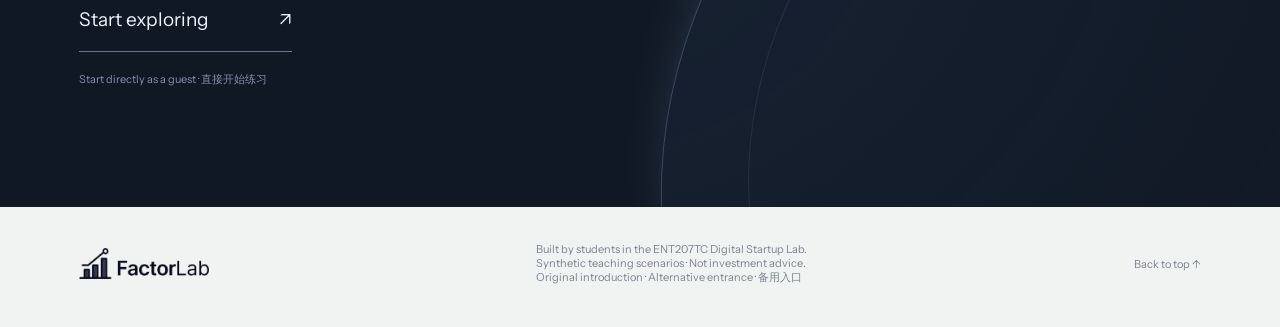
<file: research-studio/about.html>
<!doctype html>
<html lang="en"><head><meta charset="utf-8"><meta name="viewport" content="width=device-width,initial-scale=1"><meta name="theme-color" content="#080a0d"><meta name="description" content="FactorLab. Turn market evidence into decisions. Explore five sectors, allocate virtual capital and learn across six simulated rounds."><title>FactorLab — From signal to conviction</title><link rel="icon" href="data:,"><link rel="stylesheet" href="releases/0c5e8300395654fc/assets/introduction/site.css"><script defer src="releases/0c5e8300395654fc/assets/introduction/motion.js"></script><script defer src="releases/0c5e8300395654fc/entry.js"></script><meta name="factorlab-version" content="0c5e8300395654fc"></head>
<body id="top">
<a class="skip-link" href="#about">Skip introduction</a>
<header class="masthead"><a class="brand" href="#top" aria-label="FactorLab home"><img src="releases/0c5e8300395654fc/assets/introduction/factorlab-logo.png" width="637" height="153" alt="FactorLab"></a><nav aria-label="Main navigation"><a href="#universe">The universe</a><a href="#journey">The process</a><a href="#studio">The studio</a></nav><a class="nav-cta" href="login.html" data-warm-entry>Start exploring <span>↗</span></a></header>
<div class="page-progress" aria-hidden="true"><i></i></div>
<button class="motion-toggle" type="button" aria-pressed="false" hidden><span aria-hidden="true">Ⅱ</span> Pause motion</button>
<main>
<section class="hero-story" aria-labelledby="hero-title">
 <div class="hero-pin"><div class="hero-scene">
  <div class="ambient" aria-hidden="true"></div><div id="brand-scene" aria-hidden="true"><svg class="brand-fallback" viewBox="0 0 520 520"><defs><linearGradient id="metal" x1="0" y1="0" x2="1" y2="1"><stop stop-color="#f4f7ff"/><stop offset=".35" stop-color="#6b809a"/><stop offset=".5" stop-color="#c6d1e3"/><stop offset="1" stop-color="#34445f"/></linearGradient></defs><g fill="url(#metal)" stroke="#bacce5" stroke-width="2"><rect x="105" y="320" width="70" height="105" rx="8"/><rect x="215" y="250" width="70" height="175" rx="8"/><rect x="325" y="160" width="70" height="265" rx="8"/><rect x="65" y="440" width="370" height="18" rx="9"/></g><path d="M90 280H150L350 90" fill="none" stroke="url(#metal)" stroke-width="20" stroke-linecap="round" stroke-linejoin="round"/><circle cx="375" cy="67" r="26" fill="none" stroke="#d6e5fa" stroke-width="15"/></svg></div>
  <div class="hero-copy"><p class="eyebrow">THE ART OF MARKET JUDGMENT</p><h1 id="hero-title">From signal<br>to conviction.</h1><p class="hero-description">The market gives you information.<br>What you do with it is up to you.</p><a class="line-link" href="login.html" data-warm-entry>Enter FactorLab <span>↗</span></a></div>
  <div class="hero-second" aria-hidden="true"><p class="eyebrow">QUESTION. ALLOCATE. LEARN.</p><p>Every decision<br>has a structure.</p><span>Build yours from the evidence.</span></div>
  <div class="hero-bottom"><a href="#about"><span class="scroll-mouse" aria-hidden="true"></span> Scroll to discover</a><span>A SECTOR ALLOCATION SIMULATOR</span><span>01 — 07</span></div>
 </div></div>
</section>
<section class="manifesto section-pad" id="about" aria-labelledby="about-title"><div class="section-index"><span>01 / THE MINDSET</span><span>IDEAS INTO DECISIONS</span></div><h2 class="word-reveal" id="about-title">Markets are complex.<br>Your thinking can be clear.</h2><div class="manifesto-bottom"><p class="reveal">Go beyond a first impression. Explore conflicting evidence, choose your exposure, and see how a decision holds up.</p><div class="metrics"><div class="reveal"><strong data-count="100000">100,000</strong><span>Virtual starting capital</span></div><div class="reveal"><strong data-count="6">6</strong><span>Simulated rounds</span></div><div class="reveal"><strong data-count="20">20</strong><span>Trading days per round</span></div></div></div></section>
<section class="universe section-pad" id="universe" aria-labelledby="universe-title"><div class="section-index"><span>02 / THE UNIVERSE</span><span>FIVE SECTORS. CONNECTED POSSIBILITIES.</span></div><div class="universe-layout"><div class="universe-copy"><h2 class="reveal" id="universe-title">See the<br>bigger picture.</h2><p class="reveal">Different industries. Competing signals.<br>One portfolio that reflects your view.</p><div class="sector-detail" aria-live="polite"><span class="eyebrow" id="sector-number">01 / SEMICONDUCTORS</span><h3 id="sector-heading">Behind every<br>digital possibility.</h3><p id="sector-description">Explore the tension between chip demand, production capacity and delivery constraints.</p></div><p class="select-hint">Select a sector to explore <span>↗</span></p></div><div class="sector-map"><svg viewBox="0 0 640 640" aria-hidden="true"><defs><radialGradient id="map-glow"><stop stop-color="#90a9dd" stop-opacity=".16"/><stop offset="1" stop-color="#90a9dd" stop-opacity="0"/></radialGradient></defs><circle cx="320" cy="320" r="310" fill="url(#map-glow)"/><g class="map-orbits" fill="none" stroke="#7e91af" stroke-opacity=".23"><circle cx="320" cy="320" r="240"/><ellipse cx="320" cy="320" rx="240" ry="110" transform="rotate(35 320 320)"/><ellipse cx="320" cy="320" rx="240" ry="110" transform="rotate(-35 320 320)"/><ellipse cx="320" cy="320" rx="105" ry="240"/><circle cx="320" cy="320" r="150"/></g><g class="signal-arcs" fill="none" stroke="#819fe0" stroke-width="1.5" stroke-dasharray="5 11"><path d="M320 80Q570 150 550 395T180 520Q30 320 92 190T320 80Z"/></g><circle class="orbit-dot" cx="320" cy="80" r="4" fill="#a9c6ff"/><circle cx="320" cy="320" r="60" fill="#101926" stroke="#344054"/><path d="M290 333h13v-19h-13zm24 0h13v-32h-13zm24 0h13v-48h-13z" fill="#c6d5ee"/><path d="M282 341h78M289 303h14l36-35" fill="none" stroke="#c6d5ee" stroke-width="4" stroke-linecap="round"/></svg><div class="sector-nodes" aria-label="Explore sectors"><button class="sector-node selected" data-sector="0" aria-pressed="true"><span>01</span>Semiconductors</button><button class="sector-node" data-sector="1" aria-pressed="false"><span>02</span>Robotics</button><button class="sector-node" data-sector="2" aria-pressed="false"><span>03</span>Advanced materials</button><button class="sector-node" data-sector="3" aria-pressed="false"><span>04</span>Clean energy</button><button class="sector-node" data-sector="4" aria-pressed="false"><span>05</span>AI infrastructure</button></div><span class="map-caption">YOUR ALLOCATION UNIVERSE + CASH</span></div></div></section>
<section class="journey" id="journey" aria-labelledby="journey-title"><div class="journey-pin"><div class="section-index"><span id="journey-title">03 / THE PROCESS</span><span class="journey-counter">01 — 03</span></div><div class="journey-window"><div class="journey-track">
 <article class="journey-panel"><div class="journey-copy"><span class="chapter-number">01</span><h2>Read the<br>unexpected.</h2><p>Two signals can point in different directions. Make room for both before you decide.</p><span class="tiny-note">ILLUSTRATIVE RESEARCH SCENARIO</span></div><div class="evidence-art" aria-label="Example: semiconductor orders rise while delivery times increase"><div class="evidence-line"></div><div class="evidence-note note-one"><span>DEMAND SIGNAL / 01</span><h3>Orders<br>are rising.</h3><div class="mini-bars"><i></i><i></i><i></i><i></i><i></i><i></i><i></i></div><p>A reason to look closer.</p></div><div class="evidence-note note-two"><span>SUPPLY SIGNAL / 02</span><h3>Deliveries<br>are slowing.</h3><div class="delay-line"><i></i><i></i><i></i><i></i></div><p>A reason to question the story.</p></div></div></article>
 <article class="journey-panel"><div class="journey-copy"><span class="chapter-number">02</span><h2>Give conviction<br>a weight.</h2><p>Turn your interpretation into an allocation across five sectors and cash.</p><span class="tiny-note">ILLUSTRATIVE ALLOCATION</span></div><div class="allocation-art"><div class="allocation-ring"><div><span>YOUR PORTFOLIO</span><strong>100%</strong><small>One considered decision.</small></div></div><ul class="allocation-key"><li><i></i>Five sectors</li><li><i></i>Room for cash</li></ul></div></article>
 <article class="journey-panel"><div class="journey-copy"><span class="chapter-number">03</span><h2>Look back.<br>Think forward.</h2><p>Compare the outcome with the benchmark. Reflect on your reasoning. Carry that learning into the next round.</p><span class="tiny-note">ILLUSTRATIVE PERFORMANCE PATHS</span></div><div class="review-art"><div class="review-grid"></div><svg viewBox="0 0 600 340" role="img" aria-label="Illustrative portfolio and benchmark paths"><path class="review-bench" d="M10 280L60 264L110 270L160 235L210 242L260 203L310 215L360 160L410 178L460 141L510 154L590 110"/><path class="review-path" d="M10 280L60 259L110 271L160 213L210 227L260 155L310 191L360 95L410 124L460 73L510 96L590 30"/></svg><div class="review-label"><span>YOUR REASONING</span><strong>Evolves with<br>every round.</strong></div></div></article>
 </div></div><div class="journey-bottom"><span>SCROLL TO EXPLORE THE PROCESS</span><div class="journey-progress"><i></i></div><span>→</span></div></div></section>
<section class="studio section-pad" id="studio" aria-labelledby="studio-title"><div class="section-index"><span>04 / THE RESEARCH STUDIO</span><span>THE SPACE BEHIND THE DECISION</span></div><div class="studio-heading"><h2 class="reveal" id="studio-title">A focused space.<br>For a considered move.</h2><p class="reveal">Evidence, allocations and review,<br>brought together in FactorLab.</p></div><div class="product-switch"><fieldset class="view-options"><legend class="sr">Choose a product view</legend><input type="radio" name="product-view" id="desktop-view" checked><label for="desktop-view">Desktop studio <span>01</span></label><input type="radio" name="product-view" id="mobile-view"><label for="mobile-view">Mobile workspace <span>02</span></label><div class="product-stage reveal"><figure class="desktop-product"><div class="window-chrome"><span>● ● ●</span><span>FactorLab / Allocation</span><span>GUEST MODE</span></div><img src="releases/0c5e8300395654fc/assets/introduction/studio-desktop.png" width="1440" height="1000" alt="Actual FactorLab desktop allocation workspace" loading="lazy"><figcaption>Actual product screenshot · Guest workspace</figcaption></figure><figure class="mobile-product"><div><span class="eyebrow">A LITTLE MORE PERSPECTIVE.</span><h3>Wherever<br>you think best.</h3><p>Explore the workspace on your phone.</p></div><img src="releases/0c5e8300395654fc/assets/introduction/studio-mobile.jpg" width="320" height="736" alt="Actual FactorLab mobile allocation workspace" loading="lazy"><figcaption>Actual product screenshot · Mobile workspace</figcaption></figure></div></fieldset></div></section>
<section class="simulation section-pad" id="simulation" aria-labelledby="simulation-title"><div class="section-index"><span>05 / TRY A DECISION</span><span>AN INTERACTIVE EXAMPLE</span></div><div class="section-head"><div><p class="eyebrow reveal">ONE SIGNAL. DIFFERENT CONVICTIONS.</p><h2 id="simulation-title" class="reveal">Orders rise.<br><em>Deliveries slow.</em></h2></div><p class="reveal">Choose a semiconductor weight. Watch how the same market scenario changes your simulated outcome.</p></div><div class="case-wrap reveal">        <fieldset class="case" aria-describedby="weight-note">
          <legend class="sr">Semiconductor portfolio weight</legend>
          <input class="choice-input" type="radio" name="weight" id="weight-10">
          <input class="choice-input" type="radio" name="weight" id="weight-20" checked>
          <input class="choice-input" type="radio" name="weight" id="weight-35">
          <div class="case-layout">
            <div class="decisions">
              <h3>Semiconductor weight</h3>
              <div class="choices"><label for="weight-10">10%</label><label for="weight-20">20%</label><label for="weight-35">35%</label></div>
              <p class="weight-note" id="weight-note">The remaining capital is split equally among four other sectors and cash.</p>
              <div class="results" aria-live="polite">
                <p class="variant w10"><strong>+1.39%</strong><span>A smaller position softened the portfolio’s drawdown after the delays.</span></p>
                <p class="variant w20"><strong>−0.10%</strong><span>You matched the benchmark’s semiconductor weight and kept some cash.</span></p>
                <p class="variant w35"><strong>−2.33%</strong><span>A larger position amplified the early rally and the drop after the delays.</span></p>
              </div>
            </div>
            <figure class="chart" aria-labelledby="chart-title">
              <div class="chart-head"><h3 id="chart-title">Portfolio performance</h3><div class="keys"><span><i aria-hidden="true"></i>Your portfolio</span><span class="key-bench"><i aria-hidden="true"></i>Benchmark</span></div></div>
              <div class="graph" aria-hidden="true">
                <div class="axis-y"><span style="--row:0%">104</span><span style="--row:25%">102</span><span style="--row:50%">100</span><span style="--row:75%">98</span><span style="--row:100%">96</span></div>
                <div class="plot">
                  <div class="start-line"></div><div class="event"><span>Delivery delays</span></div>
                  <div class="line benchmark" style="--line-clip:polygon(0% 49.62%, 5% 46.62%, 10% 41.12%, 15% 43.87%, 20% 34.12%, 25% 28.37%, 30% 23.62%, 35% 26.62%, 40% 15.12%, 45% 27.37%, 50% 43.12%, 55% 50.87%, 60% 55.12%, 65% 64.62%, 70% 54.12%, 75% 61.37%, 80% 60.62%, 85% 51.12%, 90% 45.37%, 95% 49.12%, 100% 43.62%, 100% 44.38%, 95% 49.88%, 90% 46.13%, 85% 51.88%, 80% 61.38%, 75% 62.13%, 70% 54.88%, 65% 65.38%, 60% 55.88%, 55% 51.63%, 50% 43.88%, 45% 28.13%, 40% 15.88%, 35% 27.38%, 30% 24.38%, 25% 29.13%, 20% 34.88%, 15% 44.63%, 10% 41.88%, 5% 47.38%, 0% 50.38%);"></div>
                  <div class="series variant w10" style="--line-clip:polygon(0% 49.42%, 5% 47.52%, 10% 43.17%, 15% 45.35%, 20% 38.47%, 25% 34.79%, 30% 32.02%, 35% 34.32%, 40% 26.97%, 45% 33.90%, 50% 43.37%, 55% 46.05%, 60% 47.37%, 65% 52.92%, 70% 45.27%, 75% 49.70%, 80% 46.92%, 85% 40.57%, 90% 36.49%, 95% 36.77%, 100% 32.02%, 100% 33.18%, 95% 37.93%, 90% 37.65%, 85% 41.73%, 80% 48.08%, 75% 50.86%, 70% 46.43%, 65% 54.08%, 60% 48.53%, 55% 47.21%, 50% 44.53%, 45% 35.06%, 40% 28.13%, 35% 35.48%, 30% 33.18%, 25% 35.95%, 20% 39.63%, 15% 46.51%, 10% 44.33%, 5% 48.68%, 0% 50.58%);--area:polygon(0% 50.00%, 5% 48.10%, 10% 43.75%, 15% 45.93%, 20% 39.05%, 25% 35.37%, 30% 32.60%, 35% 34.90%, 40% 27.55%, 45% 34.48%, 50% 43.95%, 55% 46.63%, 60% 47.95%, 65% 53.50%, 70% 45.85%, 75% 50.28%, 80% 47.50%, 85% 41.15%, 90% 37.07%, 95% 37.35%, 100% 32.60%, 100% 100%, 0% 100%);--end:32.60%"><div class="area"></div><div class="line"></div><i class="point"></i></div>
                  <div class="series variant w20" style="--line-clip:polygon(0% 49.42%, 5% 46.62%, 10% 41.92%, 15% 44.27%, 20% 35.52%, 25% 30.17%, 30% 25.62%, 35% 28.22%, 40% 17.52%, 45% 29.37%, 50% 44.32%, 55% 52.67%, 60% 57.32%, 65% 66.42%, 70% 57.12%, 75% 63.97%, 80% 64.42%, 85% 55.72%, 90% 50.57%, 95% 55.12%, 100% 50.62%, 100% 51.78%, 95% 56.28%, 90% 51.73%, 85% 56.88%, 80% 65.58%, 75% 65.13%, 70% 58.28%, 65% 67.58%, 60% 58.48%, 55% 53.83%, 50% 45.48%, 45% 30.53%, 40% 18.68%, 35% 29.38%, 30% 26.78%, 25% 31.33%, 20% 36.68%, 15% 45.43%, 10% 43.08%, 5% 47.78%, 0% 50.58%);--area:polygon(0% 50.00%, 5% 47.20%, 10% 42.50%, 15% 44.85%, 20% 36.10%, 25% 30.75%, 30% 26.20%, 35% 28.80%, 40% 18.10%, 45% 29.95%, 50% 44.90%, 55% 53.25%, 60% 57.90%, 65% 67.00%, 70% 57.70%, 75% 64.55%, 80% 65.00%, 85% 56.30%, 90% 51.15%, 95% 55.70%, 100% 51.20%, 100% 100%, 0% 100%);--end:51.20%"><div class="area"></div><div class="line"></div><i class="point"></i></div>
                  <div class="series variant w35" style="--line-clip:polygon(0% 49.42%, 5% 45.27%, 10% 40.05%, 15% 42.66%, 20% 31.10%, 25% 23.23%, 30% 16.02%, 35% 19.07%, 40% 3.34%, 45% 22.58%, 50% 45.74%, 55% 62.61%, 60% 72.24%, 65% 86.67%, 70% 74.90%, 75% 85.38%, 80% 90.67%, 85% 78.45%, 90% 71.68%, 95% 82.65%, 100% 78.52%, 100% 79.68%, 95% 83.81%, 90% 72.84%, 85% 79.61%, 80% 91.83%, 75% 86.54%, 70% 76.06%, 65% 87.83%, 60% 73.40%, 55% 63.77%, 50% 46.90%, 45% 23.74%, 40% 4.50%, 35% 20.23%, 30% 17.18%, 25% 24.39%, 20% 32.26%, 15% 43.82%, 10% 41.20%, 5% 46.43%, 0% 50.58%);--area:polygon(0% 50.00%, 5% 45.85%, 10% 40.62%, 15% 43.24%, 20% 31.68%, 25% 23.81%, 30% 16.60%, 35% 19.65%, 40% 3.92%, 45% 23.16%, 50% 46.32%, 55% 63.19%, 60% 72.82%, 65% 87.25%, 70% 75.48%, 75% 85.96%, 80% 91.25%, 85% 79.03%, 90% 72.26%, 95% 83.23%, 100% 79.10%, 100% 100%, 0% 100%);--end:79.10%"><div class="area"></div><div class="line"></div><i class="point"></i></div>
                </div>
                <div class="axis-x"><span>D0</span><span>D5</span><span>D10</span><span>D15</span><span>D20</span></div>
              </div>
              <figcaption class="sr">The index starts at 100. The five-sector benchmark gains 0.48% over 20 simulated trading days. Your result appears under the selected weight.</figcaption>
            </figure>
          </div>
        </fieldset>
        <p class="chart-note"><span>Illustrative data · Starts at 100</span><span>Equal-weight benchmark +0.48%</span></p>
</div></section>
<section class="closing section-pad" id="start" aria-labelledby="closing-title"><div class="closing-orbit" aria-hidden="true"></div><div class="section-index"><span>06 / YOUR NEXT MOVE</span><span>LET’S BEGIN</span></div><p class="eyebrow reveal">A PRACTICE SPACE FOR MARKET THINKING.</p><h2 id="closing-title" class="reveal">Let’s<br>get <em>started!</em></h2><a class="closing-cta" href="login.html" data-warm-entry>Start exploring <span>↗</span></a><p class="closing-note"><a href="./?guest=1#/research" data-warm-entry>Start directly as a guest · 直接开始练习</a></p></section>
</main><footer class="footer section-pad"><a class="brand" href="#top" aria-label="FactorLab home"><img src="releases/0c5e8300395654fc/assets/introduction/factorlab-logo.png" width="637" height="153" alt="FactorLab"></a><p>Built by students in the ENT207TC Digital Startup Lab.<br>Synthetic teaching scenarios · Not investment advice.<br><a href="https://factorlab-research.cenngin.chatgpt.site/" rel="noopener noreferrer">Original introduction</a> · <a data-alternate href="https://factorlab-research.zhugeliang-7512.chatgpt.site/research-studio/about.html">Alternative entrance · 备用入口</a></p><a href="#top">Back to top ↑</a></footer>
</body></html>
</file>
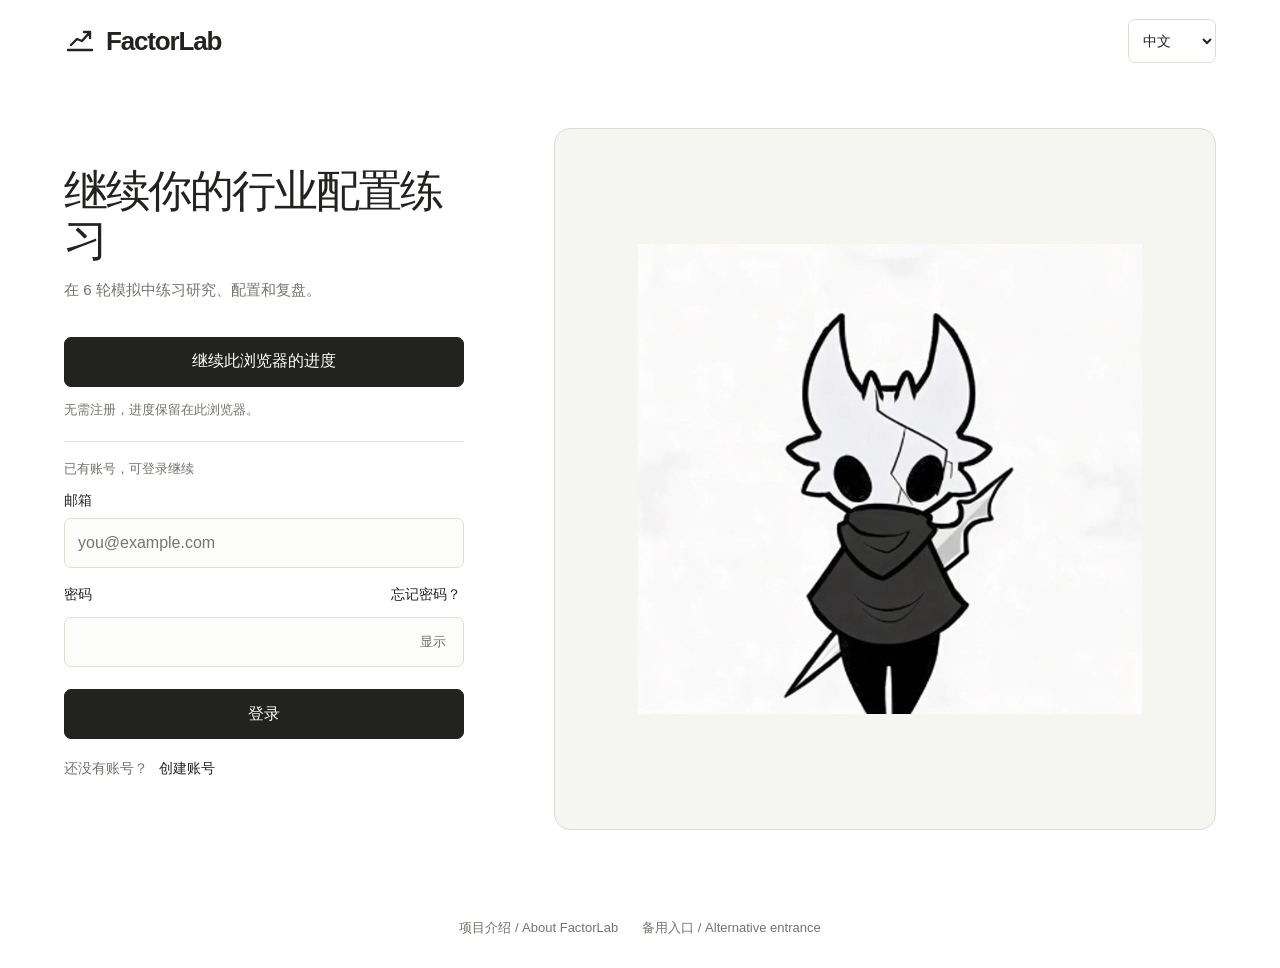
<file: research-studio/login.html>
<!doctype html>
<html lang="zh-CN" data-type="software">
<head>
  <meta charset="utf-8"><meta name="viewport" content="width=device-width,initial-scale=1">
  <meta name="color-scheme" content="light"><title>登录 · FactorLab</title>
  <meta name="description" content="FactorLab 行业配置研究工作台。用六轮模拟练习研究、配置和复盘。">
  <meta name="page-type" content="software"><meta name="site-kind" content="software">
  <link rel="stylesheet" href="releases/0c5e8300395654fc/auth.css"><script defer data-sources="compat.js vendor/supabase-2.118.0.js cloud-config.js cloud.js auth.js entry.js" src="releases/0c5e8300395654fc/boot-login.js"></script>
<script>(function () {
  'use strict';
  const started = Date.now();
  let failed = false, done = false, panel;
  const isLogin = /\/login(?:\.html)?$/.test(location.pathname);
  const ready = () => isLogin ? window.FactorLabAuth?.ready : window.FactorLabAccounts?.ready && !document.documentElement.hasAttribute('data-auth-pending');
  const alternate = location.hostname === 'factorlab-research.zhugeliang-7512.chatgpt.site'
    ? 'https://zhugeliang7512-eng.github.io/factorlab/research-studio/'
    : 'https://factorlab-research.zhugeliang-7512.chatgpt.site/research-studio/';
  function show() {
    if (done || panel || !document.body) return;
    panel = document.createElement('section');
    panel.id = 'startup-recovery';
    panel.setAttribute('role', 'status');
    panel.style.cssText = 'position:fixed;z-index:20000;bottom:16px;left:50%;transform:translateX(-50%);width:min(520px,calc(100% - 32px));box-sizing:border-box;padding:18px;background:#faf9f6;color:#252523;border:1px solid #d8d7d1;border-radius:12px;box-shadow:0 8px 30px #0002;font:14px/1.6 system-ui';
    panel.style.setProperty('display', 'block', 'important');
    panel.style.setProperty('visibility', 'visible', 'important');
    const title = document.createElement('strong');
    title.textContent = '连接较慢或部分内容未载入 / Loading interrupted';
    const note = document.createElement('p');
    note.textContent = '可重试加载，已有浏览器进度会保留。备用站点的浏览器存档独立。';
    const links = document.createElement('div');
    links.style.cssText = 'display:flex;gap:10px 20px;flex-wrap:wrap';
    const retry = new URL(location.href); retry.searchParams.set('retry', String(Date.now()));
    for (const [label, href] of [['重试 / Retry', retry.href], ['访客进入 / Guest', './?guest=1#/research'], ['项目介绍 / About', 'about.html'], ['备用站点 / Alternative', alternate + (isLogin ? 'login.html' : '?guest=1#/research')]]) {
      const link = document.createElement('a'); link.textContent = label; link.href = href;
      link.style.cssText = 'color:#814d68;min-height:36px;display:inline-flex;align-items:center;text-underline-offset:4px';
      links.append(link);
    }
    panel.append(title, note, links); document.body.append(panel);
  }
  window.addEventListener('error', event => {
    if (!done && (event.target?.tagName === 'SCRIPT' || event.target?.tagName === 'LINK' || event.error)) { failed = true; show(); }
  }, true);
  const timer = setInterval(() => {
    if (ready()) { done = true; clearInterval(timer); panel?.remove(); }
    else if (failed || Date.now() - started > 8000) show();
  }, 200);
  window.addEventListener('pagehide', () => clearInterval(timer), {once:true});
})();
</script><meta name="factorlab-hosting" content="static"><meta name="factorlab-version" content="0c5e8300395654fc"></head>
<body class="auth-page">
  <header class="auth-header nav">
    <div class="wrap">
      <a class="auth-skip" href="#auth-main" data-zh="跳到登录表单" data-en="Skip to sign in">跳到登录表单</a>
      <a class="auth-brand" href="about.html" aria-label="FactorLab"><svg aria-hidden="true" viewBox="0 0 32 32" fill="none" stroke="currentColor" stroke-width="2.4" stroke-linecap="round" stroke-linejoin="round"><path d="M4 25h24M7 20l6-6 5 2 8-9m-6 0h6v6"/></svg>FactorLab</a>
      <label class="auth-language-label"><span class="sr-only">Language</span><select id="auth-language" aria-label="语言 Language"><option value="zh-CN">中文</option><option value="en">English</option></select></label>
    </div>
  </header>
  <main class="auth-shell" id="auth-main" tabindex="-1">
    <section class="auth-entry" aria-labelledby="auth-title">
      <div class="wrap auth-grid">
        <div class="auth-form-panel hero-text">
          <div class="auth-form-content">
            <h1 id="auth-title">行业配置工作台</h1><p id="auth-subtitle">在 6 轮模拟中练习研究、配置和复盘。</p>
            <div class="entry-primary"><button id="auth-guest" class="auth-primary" type="button" data-zh="开始本轮练习" data-en="Start your practice">开始本轮练习</button><p data-zh="无需注册，进度保留在此浏览器。" data-en="No account needed. Progress stays in this browser.">无需注册，进度保留在此浏览器。</p></div><p class="entry-signin-label" data-zh="已有账号，可登录继续" data-en="Have an account? Sign in to continue">已有账号，可登录继续</p><form id="auth-form" novalidate>
              <div id="auth-status" class="auth-status" role="status" aria-live="polite"></div>
              <div id="email-field" class="auth-field"><label id="email-label" for="auth-email">邮箱</label><input id="auth-email" name="username" type="email" autocomplete="username" maxlength="254" required></div>
              <div id="code-field" class="auth-field" hidden><label for="auth-code" data-zh="邮箱验证码" data-en="Email code">邮箱验证码</label><input id="auth-code" name="code" inputmode="numeric" autocomplete="one-time-code" minlength="6" maxlength="10"><button id="auth-resend" class="text-button" type="button">重新发送</button></div>
              <div id="password-field" class="auth-field"><div class="field-heading"><label id="password-label" for="auth-password">密码</label><button id="auth-forgot" class="text-button" type="button">忘记密码？</button></div><div class="password-input"><input id="auth-password" name="password" type="password" autocomplete="current-password" maxlength="128" required><button id="auth-password-toggle" class="password-toggle" type="button" aria-controls="auth-password" aria-pressed="false">显示</button></div></div>
              <div id="confirm-field" class="auth-field" hidden><label for="auth-confirm-password" data-zh="确认密码" data-en="Confirm password">确认密码</label><div class="password-input"><input id="auth-confirm-password" name="password-confirm" type="password" autocomplete="new-password" maxlength="128"><button id="auth-confirm-toggle" class="password-toggle" type="button" aria-controls="auth-confirm-password" aria-pressed="false">显示</button></div></div>
              <button id="auth-submit" class="auth-primary" type="submit" disabled>登录</button>
            </form>
            <div class="auth-secondary"><span id="auth-switch-caption">还没有账号？</span><button id="auth-switch" class="text-button" type="button">创建账号</button><button id="auth-back" class="text-button" type="button" hidden>返回登录</button></div>
            
          </div>
        </div>
        <aside class="video-panel" aria-label="FactorLab 角色动画">
          <div class="login-scene"><video id="login-animation" data-src="releases/0c5e8300395654fc/assets/login/welcome.mp4" poster="releases/0c5e8300395654fc/assets/login/poster.jpg" muted playsinline preload="none" aria-label="FactorLab 角色欢迎动画"></video></div>
        </aside>
      </div>
    </section>
  <nav class="entry-links" aria-label="Site navigation"><a href="about.html">项目介绍 / About FactorLab</a><a data-alternate href="https://factorlab-research.zhugeliang-7512.chatgpt.site/research-studio/login.html">备用入口 / Alternative entrance</a></nav></main>
  <noscript>请启用 JavaScript 后登录，或打开支持 JavaScript 的浏览器。</noscript>
</body>
</html>
</file>
<file: card-game/style.css>
:root{color-scheme:dark;--bg:#101b24;--panel:#17252f;--panel2:#1b2d37;--line:#30404a;--text:#e9ede8;--muted:#9caeb5;--gold:#e7bd76;--mint:#9dd3bb;--red:#eda69b;--radius:12px;font-family:'Segoe UI','Microsoft YaHei',sans-serif;font-size:14px}
*{box-sizing:border-box}body{margin:0;background:radial-gradient(ellipse at 70% 25%,#1d303b66,transparent 60%),var(--bg);color:var(--text);min-width:320px;min-height:100dvh}button,a{-webkit-tap-highlight-color:transparent}button,input{font:inherit}button{color:inherit;cursor:pointer}button:disabled{cursor:default}a{color:inherit;text-decoration:none}button:focus-visible,a:focus-visible,summary:focus-visible{outline:3px solid var(--gold);outline-offset:4px}h1,h2,p{margin:0}h1{letter-spacing:-.045em;font-weight:600}h2{font-weight:600;font-size:18px}h1:focus{outline:none}button{border:0}small{font-size:12px}svg{flex-shrink:0}.icon{width:24px;height:24px}button .icon{pointer-events:none}.positive{color:var(--mint)}.negative{color:var(--red)}.quiet{color:var(--muted)}.skip{position:absolute;left:20px;top:-50px;z-index:10;background:var(--gold);color:var(--bg);padding:10px}.skip:focus{top:10px}.site-head{max-width:1440px;margin:auto;height:86px;padding:0 44px;display:flex;align-items:center;justify-content:space-between;border-bottom:1px solid var(--line)}.wordmark{display:flex;align-items:center;gap:12px;font-size:22px;font-weight:600;letter-spacing:-1px}.brand-mark{height:32px;width:30px;border:1px solid var(--gold);color:var(--gold);display:grid;place-content:center;font-size:23px;position:relative}.brand-mark span{position:absolute;right:2px;bottom:-5px;background:var(--bg);font-size:20px}.edition{font-size:12px;font-weight:400;letter-spacing:2px;color:var(--muted);padding-left:12px;margin-left:6px;border-left:1px solid var(--line)}nav{display:flex;gap:26px;align-items:center;color:var(--muted);font-size:13px}.text-button{background:none;padding:8px 0;color:var(--muted);white-space:nowrap}.text-button:hover:not(:disabled),nav a:hover{color:var(--text)}.text-button:disabled{opacity:.4}main{max-width:1440px;margin:auto;padding:32px 44px 20px;min-height:calc(100dvh - 153px)}footer{max-width:1440px;margin:auto;padding:22px 44px 25px;display:flex;justify-content:space-between;color:var(--muted);font-size:11px;gap:16px}footer span{color:#81969f}.eyebrow{color:var(--gold);font-size:11px;letter-spacing:2px;font-weight:600}.eyebrow span{color:var(--muted)}.section-heading,.panel-heading{display:flex;align-items:center;justify-content:space-between;gap:16px}.section-heading p,.section-heading>span{color:var(--muted);font-size:12px}.panel-heading{font-size:13px;margin-bottom:17px}.panel-heading>span{display:flex;align-items:center;gap:10px}.panel-heading small{font-size:11px;color:var(--muted);font-weight:400}.ring{transform:rotate(-90deg)}.primary{background:var(--gold);color:#17232b;font-weight:650;border-radius:7px;min-height:50px;padding:0 24px;display:inline-flex;align-items:center;justify-content:center;gap:30px;white-space:nowrap;box-shadow:0 4px 18px #0002}.primary:hover{background:#f1ca87;transform:translateY(-1px)}.primary span{font-size:21px}.notice{margin:12px auto 0;max-width:1300px;border-left:2px solid var(--gold);padding:10px 16px;background:#352e22;color:#ecd2a4}.notice[hidden]{display:none}.loading{padding:80px;text-align:center;color:var(--muted)}
.welcome{min-height:390px;display:grid;grid-template-columns:1fr 1fr;gap:50px;align-items:center;padding:32px 40px 30px}.welcome h1{font-size:64px;line-height:1.18;margin:20px 0}.intro{font-size:17px;line-height:1.8;color:var(--muted)}.welcome-rules{display:flex;gap:22px;margin-top:27px;font-size:12px;color:var(--muted)}.welcome-rules span{display:flex;gap:7px;align-items:center}.welcome-rules .icon{width:17px;height:17px;color:var(--gold)}.welcome-art{position:relative;min-height:340px}.table-orbit{position:absolute;inset:25px 0;border:1px solid #4a5d6233;border-radius:50%;transform:rotate(-18deg)}.table-orbit:before{content:'';position:absolute;inset:32px;border:1px solid #4a5d6233;border-radius:50%}.sample-card{position:absolute;background:#20343d;border:1px solid #637a7b;border-radius:12px;width:170px;height:250px;top:30px;left:calc(50% - 85px);box-shadow:0 20px 32px #0004;display:flex;flex-direction:column;align-items:center;padding:28px 16px;gap:18px;color:var(--mint)}.sample-card .icon{width:57px;height:57px}.sample-card span{color:var(--text);font-size:16px}.sample-card b{font-size:39px;font-weight:500;color:var(--gold)}.sample-card b small{font-size:15px}.sample-card div{font-size:11px;color:var(--muted)}.sample-front{z-index:2;transform:rotate(5deg);background:linear-gradient(160deg,#2a454a,#1c3038);border-color:var(--gold);top:40px}.sample-back{transform:translateX(-109px) rotate(-16deg);top:65px;color:var(--gold)}.sample-side{transform:translateX(107px) rotate(20deg);top:73px;color:#a7b8d1}.orbit-label{position:absolute;bottom:0;left:50%;transform:translateX(-50%);color:var(--muted);font-size:11px;letter-spacing:3px;white-space:nowrap}.strategy-section{padding:30px 40px 16px}.strategies{display:grid;grid-template-columns:repeat(3,1fr);gap:18px;margin-top:20px}.strategy{text-align:left;border:1px solid var(--line);background:var(--panel);padding:23px;border-radius:var(--radius);transition:border-color .2s,transform .2s}.strategy:hover{border-color:var(--gold);transform:translateY(-3px)}.strategy>div:first-child{display:flex;gap:15px;align-items:center}.strategy .icon{width:34px;height:34px;color:var(--gold)}.strategy>div>span{font-size:18px}.strategy small{display:block;margin-top:5px;color:var(--muted);font-size:11px;letter-spacing:1px}.strategy b{margin-left:auto;font-weight:400;font-size:22px;color:var(--muted)}.mini-allocation{display:flex;height:5px;gap:2px;margin-top:25px;margin-bottom:12px;border-radius:3px;overflow:hidden}.strategy p{font-size:12px;color:var(--muted)}.strategy p strong{color:var(--text);font-weight:500;margin-left:6px}.strategy p>span{float:right}
.round-heading{display:flex;align-items:center;justify-content:space-between;gap:24px;margin:0 0 25px}.round-heading h1{font-size:29px;margin-top:9px}.capital{text-align:right}.capital>span{font-size:11px;color:var(--muted)}.capital>strong{display:block;font-size:29px;font-weight:500;letter-spacing:-.7px;font-variant-numeric:tabular-nums}.capital small>span{color:var(--muted);margin-left:7px;font-size:10px}.journey{display:flex;align-items:center;gap:23px}.journey>span{position:relative;border:1px solid #43545b;background:var(--bg);color:var(--muted);width:28px;height:28px;border-radius:50%;display:grid;place-content:center;font-size:11px}.journey>span:not(:last-child):after{content:'';position:absolute;left:27px;top:13px;width:24px;height:1px;background:var(--line)}.journey .current{border-color:var(--gold);color:var(--gold);box-shadow:0 0 0 5px #e7bd7610}.journey .done{background:#27413c;border-color:#4b7768;color:var(--mint)}.journey i{position:absolute;top:31px;left:10px;font-size:10px;color:var(--gold);font-style:normal}.table-grid{display:grid;grid-template-columns:minmax(0,1fr) 300px;gap:20px}.portfolio-panel{border:1px solid var(--line);border-radius:var(--radius);padding:19px 20px 10px;background:#15242dc4}.portfolio-indicators{font-size:11px;color:var(--muted);white-space:nowrap}.portfolio-indicators i{width:1px;height:12px;background:var(--line)}.sectors{display:grid;grid-template-columns:repeat(3,minmax(0,1fr));gap:11px}.sector{background:var(--panel2);border:1px solid #354751;border-radius:8px;text-align:left;padding:12px 15px;transition:background .18s,border-color .18s,transform .18s;color:var(--text);min-width:0}.sector:hover:not(:disabled){border-color:var(--sector)}.sector-top{display:flex;align-items:center;gap:10px;font-size:12px;color:var(--muted)}.sector-top .icon{width:24px;height:24px;color:var(--sector)}.sector-weight{font-size:30px;letter-spacing:-.9px;margin:10px 0 8px;font-variant-numeric:tabular-nums;white-space:nowrap}.sector-weight>small{font-size:14px;color:var(--muted);margin-left:2px}.delta{font-size:10px;letter-spacing:0;margin-left:8px}.weight-track{height:3px;background:#30434b;border-radius:2px;overflow:hidden}.weight-track i{display:block;height:100%;background:var(--sector);transition:width .25s}.sector-foot{display:flex;justify-content:space-between;gap:4px;font-size:10px;color:var(--muted);margin-top:8px}.sector-foot b{font-weight:400}.sector.cash{background:#292d2a;border-color:#5c5140}.sector.cash .sector-top{color:var(--gold)}.sector.targetable{border-color:#b49a645c;box-shadow:0 0 0 1px #e7bd7612;cursor:crosshair}.sector.targetable:hover{background:#35453d;border-color:var(--gold);transform:translateY(-2px)}.sector.source{border:1px dashed var(--gold);background:#393b2e}.target-instruction{display:flex;gap:8px;align-items:center;color:var(--muted);font-size:11px;min-height:38px;margin-top:6px}.target-instruction .icon{width:16px;height:16px;color:var(--gold)}.target-instruction button{margin-left:auto;font-size:11px}.research-panel{border:1px solid var(--line);border-radius:var(--radius);padding:20px;background:linear-gradient(150deg,#1a3037,#162630);min-width:0}.research-panel .panel-heading .icon{width:19px;height:19px;color:var(--mint)}.history-count{font-size:20px;font-weight:500}.history-count small{font-size:12px}.signal-stat{display:flex;align-items:end;justify-content:space-between;margin-top:26px}.signal-stat strong{font-size:29px;font-weight:500;letter-spacing:-1px}.signal-stat small{font-size:16px}.signal-stat>span{color:var(--muted);font-size:10px;margin-bottom:5px}.history-chart{width:100%;height:auto;display:block;margin:12px 0}.history-chart text,.nav-chart text{fill:var(--muted);font-size:9px;font-family:inherit}.chart-grid{stroke:#58707944;stroke-width:1}.research-bottom{font-size:10px;display:flex;justify-content:space-between;gap:8px;color:var(--muted);margin-top:12px}.research-bottom>span:last-child{color:var(--gold);white-space:nowrap}details{font-size:12px;color:var(--muted)}summary{cursor:pointer;color:var(--muted);padding:12px 0}details p{line-height:1.8;margin:10px 0}.research-panel details{margin-top:2px;font-size:10px}.research-panel summary{padding-bottom:0}.market-note{display:flex;align-items:center;gap:14px;padding:14px 4px 4px;color:var(--muted);font-size:11px}.market-note>span{display:flex;align-items:center;gap:6px;color:var(--gold);white-space:nowrap}.market-note .icon{width:17px;height:17px}.market-note>p{flex:1;line-height:1.7}.market-note details{position:relative;white-space:nowrap;font-size:11px}.market-note details p{position:absolute;z-index:4;right:0;top:26px;width:280px;white-space:normal;background:var(--panel);border:1px solid var(--line);border-radius:8px;padding:15px;box-shadow:0 10px 40px #0008}
.hand-section{margin-top:21px}.hand-heading{display:flex;align-items:center;justify-content:space-between;margin-bottom:18px}.hand-heading>div:first-child{display:flex;align-items:baseline;gap:15px}.hand-heading>div>span{font-size:11px;color:var(--muted)}.energy{display:flex;align-items:center;gap:9px;color:var(--gold)}.energy>.icon{width:20px;height:20px}.energy strong{font-size:20px;font-weight:500}.energy strong small{font-size:13px;color:var(--muted)}.energy-gems{display:flex;gap:7px;margin-left:7px}.energy-gems i{display:block;width:10px;height:15px;border:1px solid #6b6556;transform:skew(-15deg);border-radius:2px}.energy-gems .lit{background:var(--gold);border-color:var(--gold);box-shadow:0 0 14px #e7bd7620}.hand{display:grid;grid-template-columns:repeat(5,minmax(0,1fr));gap:15px;align-items:stretch}.play-card{position:relative;overflow:hidden;display:flex;flex-direction:column;align-items:center;min-height:230px;padding:12px 15px 15px;background:linear-gradient(150deg,#253a44,#1b2c36 65%);border:1px solid #4b626d;border-radius:9px;box-shadow:0 5px 0 #0b151c,0 8px 14px #0002;transition:transform .15s,border-color .15s,background .15s;user-select:none}.play-card:hover:not(:disabled){border-color:var(--gold);transform:translateY(-5px);box-shadow:0 5px 0 #0b151c,0 12px 28px #0005}.play-card.selected{border:2px solid var(--gold);padding:11px 14px 14px;background:linear-gradient(150deg,#3f493f,#223941);transform:translateY(-5px)}.card-top{display:flex;align-items:center;justify-content:space-between;width:100%;font-size:10px;color:#91a5ad}.card-top b{display:flex;align-items:center;gap:4px;color:var(--gold);font-size:17px;font-weight:500}.card-top .icon{width:13px;height:13px}.card-art{height:66px;position:relative;width:80px;display:grid;place-items:center;margin:3px 0 8px;color:#bad7da}.card-art>.icon{width:40px;height:40px;position:relative;z-index:1}.card-orbit{position:absolute;inset:7px 10px;border:1px solid #71959b40;border-radius:50%}.card-orbit:after{content:'';position:absolute;inset:-7px;border:1px solid #71959b20;border-radius:50%}.card-scout .card-art{color:var(--mint)}.card-focus .card-art,.card-reserve .card-art{color:var(--gold)}.play-card>strong{font-size:16px;font-weight:500;letter-spacing:1px}.card-effect{font-size:27px;font-weight:400;margin-top:6px;color:var(--gold);letter-spacing:-1px}.card-effect small{font-size:10px;color:var(--muted);margin-left:5px;letter-spacing:0}.card-hint{display:block;font-size:10px;color:var(--muted);margin-top:auto;padding-top:12px;line-height:1.5}.play-card:disabled{opacity:.53}.play-card.used{border-color:#2e5350;background:#192d31;box-shadow:0 3px 0 #0b151c}.used-stamp{position:absolute;top:76px;right:14px;transform:rotate(-13deg);border:1px solid var(--mint);border-radius:3px;color:var(--mint);background:#162c2ce6;padding:7px 9px;font-size:12px;letter-spacing:2px}.unavailable{position:absolute;top:48px;right:8px;left:8px;padding:4px;font-size:10px;color:var(--gold);background:#182831d9}.action-row{display:flex;justify-content:space-between;align-items:center;gap:22px;margin-top:23px}.combo{min-height:24px;display:flex;gap:10px;font-size:11px;color:var(--gold);flex-wrap:wrap}.combo .quiet{color:var(--muted)}.theses{display:flex;gap:6px;align-items:center;font-size:10px;color:var(--muted);flex-wrap:wrap;margin-top:5px}.theses>span{margin-right:5px}.theses button{display:flex;align-items:center;gap:5px;border:1px solid var(--line);padding:6px 8px;background:transparent;border-radius:4px;color:var(--muted);font-size:10px}.theses button .icon{width:13px;height:13px}.theses button[aria-pressed=true]{color:var(--gold);border-color:#9f8659;background:#e7bd7610}.theses small{font-size:9px;margin-left:5px}.lock-actions{display:flex;align-items:center;gap:24px}.lock-actions .text-button{font-size:12px}.equipped{display:flex;align-items:center;gap:14px;flex-wrap:wrap;font-size:11px;color:var(--muted);margin:20px 0 0}.equipped>span{display:flex;align-items:center;gap:5px}.equipped .icon{width:17px;height:17px;color:var(--gold)}
.resolution{display:grid;grid-template-columns:1fr 1.15fr;gap:50px;padding:40px;background:linear-gradient(145deg,#1b3038,#182832);border:1px solid var(--line);border-radius:var(--radius);animation:reveal .5s ease both}.result-summary h1{font-size:32px;margin-top:10px}.round-return{font-size:68px;letter-spacing:-3px;margin:19px 0 0;font-variant-numeric:tabular-nums}.round-return small{font-size:32px;margin-left:5px}.result-summary>p:not(.eyebrow){font-size:12px;color:var(--muted)}.result-summary>p>span{margin-left:15px}.result-badges{margin:22px 0 9px;display:flex;gap:10px;flex-wrap:wrap;color:var(--gold);font-size:12px}.result-summary>small{font-size:10px;color:var(--muted)}.contribution-bars{margin-top:23px}.contribution-row{display:flex;align-items:center;gap:13px;margin:15px 0}.contribution-row>span{display:flex;align-items:center;gap:9px;min-width:110px;font-size:11px;color:var(--muted)}.contribution-row .icon{width:20px;height:20px;color:var(--sector)}.contribution-row>strong{min-width:66px;text-align:right;font-size:13px;font-weight:500;white-space:nowrap}.contribution-row small{font-size:10px}.signed-track{position:relative;flex:1;height:15px;border-radius:2px;background:#2e42494d;overflow:hidden}.signed-track:after{content:'';position:absolute;left:50%;height:100%;width:1px;background:#899f9d66}.signed-track i{position:absolute;height:7px;top:4px;width:var(--bar);animation:bar-in .6s ease both;animation-delay:var(--delay)}.signed-track .gain{left:50%;background:var(--mint);transform-origin:left}.signed-track .loss{right:50%;background:var(--red);transform-origin:right}.result-lower{display:grid;grid-template-columns:1fr 1fr;gap:25px;margin-top:25px}.curve-panel{border:1px solid var(--line);border-radius:var(--radius);padding:22px;background:var(--panel)}.nav-chart{width:100%;display:block;max-height:210px}.chart-legend{color:var(--gold);font-size:10px!important}.chart-legend i{width:18px;border-bottom:1px dashed var(--muted);margin-left:8px}.reflection{padding:19px 22px}.reflection h2{margin:12px 0;font-size:20px}.reflection p{font-size:12px;color:var(--muted);line-height:1.8;max-width:440px}.played-summary{display:flex;flex-wrap:wrap;gap:14px;margin:24px 0 13px;font-size:11px;color:var(--muted)}.played-summary span{display:flex;align-items:center;gap:6px}.played-summary .icon{width:17px;height:17px;color:var(--gold)}.reflection>small{color:var(--muted);font-size:11px}.exact{margin-top:24px;border-top:1px solid var(--line);padding:5px 0}.exact p{font-size:12px;line-height:1.8;max-width:1000px}.exact-grid{display:grid;grid-template-columns:repeat(4,1fr);gap:15px;padding:16px 0}.exact-grid span{font-size:11px}.exact-grid b{display:block;margin-top:7px;font-size:14px;font-weight:500;color:var(--text)}.result-actions{display:flex;justify-content:space-between;align-items:center;gap:20px;margin:19px 0}.result-actions>span{font-size:12px;color:var(--muted)}.upgrade-screen{max-width:1050px;margin:65px auto;text-align:center}.upgrade-screen h1{font-size:37px;margin:20px 0 15px}.upgrade-screen>p:not(.eyebrow){color:var(--muted)}.upgrade-options{display:grid;grid-template-columns:repeat(3,1fr);gap:24px;margin:45px 0}.upgrade-option{text-align:left;position:relative;min-height:290px;border:1px solid #5e6e68;border-radius:12px;background:linear-gradient(150deg,#2a3c3d,#172934);padding:28px;transition:transform .2s,border-color .2s}.upgrade-option:hover:not(:disabled){transform:translateY(-6px);border-color:var(--gold)}.upgrade-option>.icon{width:53px;height:53px;color:var(--gold);margin:0 0 32px}.upgrade-number{position:absolute;right:20px;top:24px;font-size:11px;color:var(--muted)}.upgrade-option h2{font-size:24px}.upgrade-option p{line-height:1.8;font-size:12px;color:var(--muted);margin-top:14px;max-width:180px}.upgrade-arrow{position:absolute;bottom:23px;right:24px;color:var(--gold);font-size:24px}.upgrade-option:disabled{opacity:.4}.upgrade-footer{display:flex;flex-direction:column;align-items:center;gap:30px;color:var(--muted);font-size:11px}.final-head{display:flex;align-items:center;justify-content:space-between;gap:20px;margin:30px 0}.final-head h1{font-size:36px;margin:14px 0}.final-head p:not(.eyebrow){color:var(--muted);font-size:13px}.final-metrics{display:grid;grid-template-columns:1.2fr 1fr 1fr 1.1fr;border:1px solid var(--line);border-radius:var(--radius);background:var(--panel);padding:26px 0;margin:32px 0}.final-metrics>div{padding:0 26px}.final-metrics>div:not(:last-child){border-right:1px solid var(--line)}.final-metrics span{color:var(--muted);font-size:11px}.final-metrics strong{display:block;font-size:27px;margin:9px 0;font-weight:500;letter-spacing:-1px}.final-metrics strong small{font-size:14px}.final-metrics>div>small{font-size:10px;color:var(--muted)}.final-content{display:grid;grid-template-columns:1fr 1.1fr;gap:32px}.journal h2{margin:5px 0 13px}.journal details{border-bottom:1px solid var(--line)}.journal summary{display:flex;align-items:center;gap:16px;font-size:11px;padding:15px 0}.journal summary b{color:var(--gold);font-weight:500}.journal summary span{flex:1}.journal summary strong{font-weight:500;white-space:nowrap}.journal p{font-size:11px}.journal summary:after{content:'+';color:var(--muted)}.journal details[open] summary:after{content:'−'}dialog{border:1px solid #55666b;border-radius:12px;background:var(--panel);color:var(--text);padding:35px;max-width:590px;width:calc(100% - 32px);box-shadow:0 30px 80px #0008}dialog::backdrop{background:#08121bc4;backdrop-filter:blur(4px)}dialog .close{float:right;font-size:12px}dialog h2{clear:both;margin:30px 0 20px;font-size:25px}dialog ol{padding-left:20px;color:var(--muted);line-height:2;font-size:13px}dialog p{font-size:12px;color:var(--muted);line-height:1.9;margin:15px 0}#toast{position:fixed;bottom:25px;left:50%;max-width:calc(100% - 36px);transform:translate(-50%,20px);background:#dfc08c;color:#17232b;padding:12px 20px;border-radius:7px;box-shadow:0 10px 35px #0006;font-size:12px;z-index:10;opacity:0;pointer-events:none;transition:opacity .2s,transform .2s}#toast.show{opacity:1;transform:translate(-50%,0)}@keyframes reveal{from{opacity:.4;transform:translateY(8px)}to{opacity:1;transform:none}}@keyframes bar-in{from{transform:scaleX(0)}to{transform:scaleX(1)}}
@media(min-width:1500px){main{padding-top:40px}.play-card{min-height:245px}.sector{padding:15px 17px}.welcome{padding-top:55px;min-height:450px}}
@media(max-width:1100px){.site-head{padding:0 26px}main{padding:27px 26px 15px}footer{padding:22px 26px}.table-grid{grid-template-columns:minmax(0,1fr) 260px;gap:14px}.portfolio-panel{padding:16px 13px 8px}.portfolio-indicators{display:none!important}.sector{padding:12px 10px}.sector-top{font-size:10px;gap:5px}.sector-top .icon{width:20px;height:20px}.sector-weight{font-size:26px}.sector-foot{font-size:9px}.research-panel{padding:16px}.hand{gap:11px}.card-hint{font-size:9px}.play-card{padding:11px 10px;min-height:220px}.play-card.selected{padding:10px 9px}.play-card>strong{font-size:14px}.action-row{gap:12px}.lock-actions{gap:14px}.theses>span{display:none}.round-heading .journey{gap:17px}.round-heading .journey>span:not(:last-child):after{width:18px}.welcome{padding:25px 10px;gap:20px}.welcome h1{font-size:52px}.strategy-section{padding:25px 10px}.resolution{gap:25px;padding:30px}.final-metrics>div{padding:0 18px}.final-metrics strong{font-size:23px}}
@media(max-width:800px){.site-head{height:72px}.wordmark{font-size:20px}.edition{display:none}.round-heading h1{font-size:25px}.round-heading .journey{display:none}.capital>strong{font-size:25px}.table-grid{grid-template-columns:1fr}.sectors{grid-template-columns:repeat(3,minmax(0,1fr))}.sector-top{font-size:12px;gap:8px}.sector-weight{font-size:30px}.sector-foot{font-size:10px}.research-panel{display:grid;grid-template-columns:1fr 1.3fr;gap:4px 25px;align-items:center}.research-panel .panel-heading{margin:0}.signal-stat{grid-column:1;grid-row:2;margin:0}.history-chart{grid-column:2;grid-row:1/4;margin:0}.research-bottom{grid-column:1;font-size:10px;flex-wrap:wrap;margin:0}.research-panel details{grid-column:1/-1}.market-note{align-items:start;flex-wrap:wrap;gap:8px}.market-note>p{min-width:70%}.market-note details{display:none}.hand-section{margin-top:22px}.hand{grid-template-columns:repeat(5,minmax(130px,1fr));overflow-x:auto;padding:7px 3px 12px;margin:-7px -3px 0;scroll-snap-type:x proximity}.play-card{min-height:219px;scroll-snap-align:start}.action-row{flex-direction:column;align-items:stretch}.action-row>div:first-child{order:1}.lock-actions{justify-content:space-between}.lock-actions .primary{min-width:200px}.combo{margin-top:5px}.theses{margin-top:6px}.resolution{grid-template-columns:1fr;gap:30px}.result-summary{text-align:center}.result-badges{justify-content:center}.result-lower{gap:14px}.reflection{padding:13px 5px}.reflection h2{font-size:17px}.played-summary{margin-top:16px}.upgrade-screen{margin:45px auto}.upgrade-options{gap:12px}.upgrade-option{padding:22px;min-height:290px}.upgrade-option h2{font-size:21px}.upgrade-option p{font-size:11px}.final-content{grid-template-columns:1fr}.final-metrics{grid-template-columns:1fr 1fr;gap:25px 0}.final-metrics>div:nth-child(2){border-right:0}.final-head h1{font-size:29px}.welcome-art{transform:scale(.8)}.welcome h1{font-size:44px}.welcome-rules{flex-wrap:wrap;gap:10px}.strategies{gap:10px}.strategy{padding:17px}.strategy>div>span{font-size:16px}.strategy .icon{width:26px;height:26px}.strategy-section .section-heading p{font-size:10px}.exact-grid{grid-template-columns:repeat(4,1fr)}}
@media(max-width:520px){.site-head{padding:0 18px;height:65px}nav{gap:18px;font-size:11px}.text-button{font-size:11px}.wordmark{font-size:19px;gap:10px}.brand-mark{width:25px;height:29px;font-size:21px}main{padding:24px 16px 15px}footer{padding:20px 16px;flex-direction:column;gap:8px;font-size:10px}.round-heading{gap:10px;margin-bottom:20px}.round-heading h1{font-size:23px}.eyebrow{font-size:9px}.capital>strong{font-size:23px}.capital>span{font-size:10px}.capital small{font-size:10px}.capital small>span{display:none}.portfolio-panel{padding:13px 11px 6px}.panel-heading{font-size:12px;gap:10px;margin-bottom:12px}.sectors{grid-template-columns:repeat(2,minmax(0,1fr));gap:8px}.sector{padding:11px 12px}.sector-top{font-size:11px}.sector-weight{font-size:28px}.sector-weight>small{font-size:12px}.delta{font-size:9px;margin-left:6px}.target-instruction{font-size:10px;line-height:1.7;min-height:45px}.research-panel{gap:4px 16px;padding:14px;grid-template-columns:1fr 1.2fr}.research-panel .panel-heading{font-size:11px}.history-count{font-size:16px}.signal-stat{display:block}.signal-stat>span{display:block;font-size:9px}.signal-stat strong{font-size:26px}.research-bottom{font-size:9px;gap:5px}.research-panel details{font-size:10px}.history-chart{min-height:100px}.market-note{padding-top:10px;font-size:10px}.market-note>span{font-size:10px}.market-note>p{line-height:1.8}.hand-heading{margin-bottom:13px}.hand-heading>div:first-child{display:block}.hand-heading h2{font-size:17px}.hand-heading>div>span{display:block;font-size:9px;margin-top:6px}.energy{gap:4px}.energy-gems{gap:5px;margin-left:4px}.energy strong{font-size:18px}.energy-gems i{width:8px;height:13px}.hand{grid-template-columns:repeat(5,142px);gap:10px}.play-card{min-height:227px}.card-hint{font-size:9px}.card-art{height:65px}.card-effect{font-size:27px}.action-row{margin-top:12px}.theses{gap:4px}.theses button{padding:7px 6px;font-size:9px}.theses small{font-size:9px}.combo{font-size:10px}.lock-actions .primary{min-width:200px;min-height:48px}.lock-actions .text-button{font-size:11px}.resolution{padding:27px 17px;gap:20px}.result-summary h1{font-size:27px}.round-return{font-size:61px}.result-contributions .section-heading h2{font-size:15px}.result-contributions .section-heading>span{font-size:10px}.contribution-row{gap:8px}.contribution-row>span{min-width:102px;font-size:10px}.contribution-row>strong{font-size:12px;min-width:65px}.result-lower{grid-template-columns:1fr}.reflection{padding:15px 8px}.curve-panel{padding:17px}.exact-grid{grid-template-columns:repeat(2,1fr)}.result-actions{flex-direction:column;align-items:stretch}.result-actions>span{font-size:11px}.result-actions button{width:100%}.welcome{grid-template-columns:1fr;gap:0;padding:16px 7px 0}.welcome h1{font-size:48px;line-height:1.15;margin:18px 0}.welcome .intro{font-size:14px}.welcome-art{display:none}.welcome-rules{gap:18px;margin-top:22px;font-size:11px}.strategy-section{padding:32px 7px 12px}.strategy-section .section-heading{display:block}.strategy-section .section-heading p{font-size:11px;margin-top:9px}.strategies{grid-template-columns:1fr;margin-top:17px;gap:11px}.strategy{padding:17px 20px}.strategy>div:first-child{gap:13px}.strategy>div>span{font-size:18px}.strategy small{display:inline;margin-left:10px}.mini-allocation{margin-top:17px}.upgrade-screen{margin:25px auto}.upgrade-screen h1{font-size:28px}.upgrade-screen>p:not(.eyebrow){font-size:12px}.upgrade-options{grid-template-columns:1fr;margin:25px 0;gap:12px}.upgrade-option{min-height:144px;padding:21px 23px 21px 93px}.upgrade-option>.icon{position:absolute;left:23px;top:49px;width:42px;height:42px}.upgrade-number{font-size:10px;top:16px}.upgrade-option h2{font-size:22px;margin-top:13px}.upgrade-option p{max-width:190px;font-size:11px;margin-top:8px}.upgrade-arrow{right:17px;bottom:18px;font-size:20px}.upgrade-footer>span{font-size:10px}.final-head{margin:12px 0;flex-direction:column;align-items:stretch}.final-head h1{font-size:27px}.final-head p:not(.eyebrow){font-size:12px;line-height:1.7}.final-head button{margin-top:8px}.final-metrics{margin:25px 0;padding:22px 0;gap:23px 0}.final-metrics>div{padding:0 15px}.final-metrics strong{font-size:23px}.final-metrics span{font-size:10px}.final-metrics>div>small{font-size:9px}.final-metrics strong small{font-size:12px}.journal summary{gap:11px;font-size:10px}.journal summary strong{font-size:11px}.journal h2{font-size:17px}dialog{padding:25px}dialog h2{font-size:22px}}
@media(prefers-reduced-motion:reduce){*,*:before,*:after{animation:none!important;transition:none!important;scroll-behavior:auto!important}.play-card:hover:not(:disabled),.primary:hover,.strategy:hover,.upgrade-option:hover:not(:disabled){transform:none}}
@media(min-width:1101px){
  .site-head{height:70px}
  main{padding-top:24px}
  .round-heading{margin-bottom:20px}
  .table-grid{grid-template-columns:minmax(0,1fr) 280px}
  .portfolio-panel{padding:16px 18px 8px}
  .portfolio-panel .panel-heading{margin-bottom:18px}
  .portfolio-panel .ring{width:32px;height:32px}
  .sectors{grid-template-columns:repeat(6,minmax(0,1fr));gap:9px}
  .sector{padding:14px 9px 12px}
  .sector-top{flex-direction:column;gap:12px;font-size:11px}
  .sector-top .icon{width:30px;height:30px}
  .sector-weight{font-size:29px;text-align:center;margin:18px 0 9px;position:relative;padding-bottom:16px}
  .delta{display:block;position:absolute;left:0;right:0;bottom:0;margin:0;font-size:9px}
  .sector-foot{flex-direction:column;align-items:center;gap:4px;font-size:9px;margin-top:10px}
  .target-instruction{margin-top:8px;min-height:32px}
  .research-panel{padding:16px}
  .research-panel .panel-heading{margin-bottom:8px}
  .signal-stat{margin-top:15px}
  .history-chart{height:105px;margin:12px 0}
  .research-bottom{margin-top:7px;font-size:9px}
  .research-panel details{font-size:9px}
  .hand-section{margin-top:18px}
  .hand-heading{margin-bottom:13px}
  .play-card{min-height:193px;padding-top:9px;padding-bottom:12px}
  .play-card.selected{padding-top:8px;padding-bottom:11px}
  .card-art{height:44px;margin:1px 0 9px}
  .card-art>.icon{width:34px;height:34px}
  .card-orbit{inset:0 16px}
  .card-effect{font-size:25px;margin-top:5px}
  .card-hint{padding-top:8px}
  .action-row{margin-top:17px}
  .theses button{padding-top:5px;padding-bottom:5px}
}
@media(max-width:800px){.hand-section .hand-heading>div:first-child:after{content:'横滑查看全部 5 张牌';display:block;color:var(--gold);font-size:10px;margin-top:7px}.portfolio-panel{scroll-margin-top:12px}}

/* D16 R1-R3: anchor framing, mode picker, cycle chips, cost lines */
.mode-picker{display:flex;align-items:stretch;gap:10px;margin:26px 0 6px;flex-wrap:wrap}
.mode-label{align-self:center;font-size:13px;color:var(--muted);letter-spacing:1px}
.mode-option{flex:1;min-width:220px;text-align:left;background:var(--panel);border:1px solid var(--line);border-radius:var(--radius);padding:14px 16px;display:flex;flex-direction:column;gap:4px;transition:border-color .2s}
.mode-option b{font-size:14px}
.mode-option span{font-size:12px;color:var(--muted)}
.mode-option.selected{border-color:var(--gold);box-shadow:0 0 0 1px var(--gold)}
.mode-option[aria-pressed="true"] b::after{content:" ✓";color:var(--gold)}
.cycle-row{display:flex;gap:6px;flex-wrap:wrap;margin:10px 0 2px}
.cycle-chip{display:inline-flex;align-items:center;gap:5px;font-size:11px;color:var(--muted);background:var(--panel2);border:1px solid var(--line);border-radius:999px;padding:3px 9px}
.cycle-chip i{width:7px;height:7px;border-radius:50%;background:var(--sector)}
.cycle-chip b{font-weight:600;color:var(--text)}
.cycle-chip small{font-size:11px}
.costs-line,.anchor-line{font-size:13px;color:var(--muted);margin-top:6px}
.costs-line span,.anchor-line span{font-weight:600}
.final-metrics{grid-template-columns:repeat(auto-fit,minmax(150px,1fr))}
</file>
<file: docs/checkpoint1/compressed/playable/style.css>
:root{color-scheme:dark;--bg:#121718;--panel:#1c2325;--raised:#252f31;--line:#394649;--text:#edf2ee;--muted:#adbbb6;--accent:#9ec7b3;--red:#eda29a;--amber:#e8c078}
*{box-sizing:border-box}body{margin:0;background:var(--bg);color:var(--text);font:15px/1.6 "Segoe UI","Microsoft YaHei",sans-serif}button,a{-webkit-tap-highlight-color:transparent}button{font:inherit;color:inherit;cursor:pointer}button:disabled{cursor:default;opacity:.45}button:focus-visible,a:focus-visible{outline:3px solid var(--amber);outline-offset:4px}button{border:1px solid var(--line);background:var(--raised);border-radius:9px;padding:11px 17px;transition:background .15s,transform .15s}button:hover:not(:disabled){background:#354143}button:active:not(:disabled){transform:translateY(1px)}a{color:var(--accent)}header{margin:0 auto;padding:22px 28px;max-width:1560px;display:flex;align-items:center;gap:25px;border-bottom:1px solid var(--line)}.brand{font-size:26px;letter-spacing:-1px;font-weight:750;text-decoration:none;color:var(--text)}.brand span{display:block;font-size:9px;letter-spacing:2.3px;color:var(--muted)}.edition{font-size:11px;letter-spacing:2px;color:var(--muted)}.synthetic{margin-left:auto;font-size:12px;color:var(--amber);border:1px solid #615238;padding:5px 10px;border-radius:20px}main{max-width:1560px;margin:auto;padding:28px}footer{max-width:1560px;margin:0 auto;padding:15px 28px 22px;font-size:11px;color:var(--muted)}h1,h2,h3,p{margin-top:0}h1{font-size:clamp(32px,4vw,58px);line-height:1.15;letter-spacing:-1.3px;margin-bottom:20px}h2{font-size:28px;line-height:1.35;letter-spacing:-.6px}h3{font-size:17px;margin-bottom:8px}p{color:var(--muted);margin-bottom:14px}.eyebrow{font-size:11px;font-weight:600;letter-spacing:2px;color:var(--accent);margin-bottom:12px}.intro{display:grid;grid-template-columns:1.4fr 1fr;gap:70px;padding:30px 0 24px}.intro p{max-width:550px;font-size:17px}.route{border-left:1px solid var(--line);padding-left:28px;align-self:center}.route div{padding:8px 0;color:var(--muted)}.route b{color:var(--text);margin-right:16px;font-size:12px}.strategy-grid{display:grid;grid-template-columns:repeat(3,minmax(0,1fr));gap:20px}.strategy{background:var(--panel);text-align:left;border-top:3px solid var(--accent);padding:25px;min-height:280px;position:relative}.strategy:hover{border-color:var(--accent);background:var(--raised)}.strategy h2{margin:18px 0 0;font-size:26px}.strategy small{font-size:12px;color:var(--accent)}.strategy .choice-label{display:flex;justify-content:space-between;margin-top:23px;color:var(--accent)}.strategy p{margin-top:18px}.icon{width:36px;height:36px;fill:none;stroke:var(--accent);stroke-width:1.7;stroke-linecap:round;stroke-linejoin:round}.fine{font-size:12px;color:var(--muted)}.intro-note{margin-top:20px}.game{display:grid;grid-template-columns:170px minmax(330px,1fr) minmax(310px,370px);gap:22px}.mission{padding-top:10px}.round{font-size:38px;font-weight:650;letter-spacing:-1px}.round span{font-size:17px;color:var(--muted)}.progress{height:4px;background:var(--line);margin:14px 0 24px}.progress i{display:block;height:100%;background:var(--accent)}.mission hr{border:0;border-top:1px solid var(--line);margin:22px 0}.mission h3{font-size:15px}.mission p{font-size:12px}.tag{display:inline-block;font-size:11px;border:1px solid var(--line);border-radius:20px;padding:4px 10px;color:var(--accent)}.panel{background:var(--panel);border:1px solid var(--line);border-radius:13px;padding:24px}.market{min-width:0}.market h2{font-size:29px;margin-bottom:12px}.clue{font-size:17px;line-height:1.85;color:var(--text);max-width:650px}.market .clue-box{padding-bottom:10px;border-bottom:1px solid var(--line)}.chart-head{display:flex;justify-content:space-between;align-items:baseline;margin-top:22px}.nav-value{font-size:30px;font-variant-numeric:tabular-nums;letter-spacing:-1px}.chart{width:100%;height:auto;display:block;margin:4px 0 8px}.chart text{font:12px "Segoe UI",sans-serif;fill:var(--muted)}.chart .grid{stroke:var(--line);stroke-dasharray:3 5}.legend{display:flex;gap:18px;font-size:11px;color:var(--muted)}.legend b{color:var(--accent)}.allocation{display:grid;grid-template-columns:1fr 1fr;gap:7px 18px;margin-top:18px;font-size:12px}.allocation div{display:flex;justify-content:space-between;border-bottom:1px solid #303b3d;padding:4px 0;gap:8px}.allocation span{color:var(--muted)}.learn-links{display:flex;gap:12px;flex-wrap:wrap;margin-top:18px}.link-button{background:transparent;border:0;padding:5px 0;color:var(--accent);font-size:12px;text-decoration:underline;text-underline-offset:5px}.decision{padding:21px}.decision h2{font-size:22px;margin-bottom:6px}.decision .sub{font-size:12px;margin-bottom:17px}.options{display:grid;gap:9px}.option{text-align:left;padding:11px 13px;background:transparent;width:100%}.option strong{display:block;font-size:14px}.option span{font-size:11px;color:var(--muted)}.option[aria-pressed=true]{background:#303e3a;border-color:var(--accent);box-shadow:inset 3px 0 var(--accent)}.preview{min-height:151px;margin:18px 0 12px;padding:14px 0;border-top:1px solid var(--line);border-bottom:1px solid var(--line)}.preview div{display:flex;justify-content:space-between;font-size:13px;padding:3px 0;gap:8px}.preview p{font-size:12px;margin:4px 0}.preview .risk{color:var(--accent)}.primary{background:var(--accent);color:#121718;border-color:var(--accent);font-weight:700}.primary:hover:not(:disabled){background:#c5ddcb}.execute{width:100%}.budget{margin-top:14px;font-size:11px}.negative{color:var(--red)}.positive{color:var(--accent)}.toolbar{display:flex;justify-content:space-between;align-items:center;margin-bottom:18px;gap:12px}.toolbar p{margin:0;font-size:12px}dialog{width:min(820px,calc(100vw - 40px));max-height:90vh;overflow:auto;background:var(--panel);color:var(--text);border:1px solid #687e70;border-radius:18px;padding:32px;box-shadow:0 25px 100px #0008}dialog::backdrop{background:#080f12c9;backdrop-filter:blur(5px)}dialog[open]{animation:reveal .3s ease-out}.dialog-top{display:flex;justify-content:space-between;align-items:start;gap:12px}.close{border:0;background:transparent;padding:0 7px;font-size:25px;color:var(--muted)}.settlement{font-size:46px;font-weight:650;letter-spacing:-2px;line-height:1.2;margin:8px 0}.metric-row{display:grid;grid-template-columns:repeat(3,minmax(0,1fr));gap:16px;margin:22px 0}.metric{border-left:2px solid var(--line);padding-left:12px}.metric label{display:block;font-size:11px;color:var(--muted)}.metric b{font-size:19px;font-weight:600}.reward{position:relative;display:flex;align-items:center;gap:20px;background:#26362f;border:1px solid #526859;border-radius:11px;padding:20px;overflow:hidden;margin:20px 0}.reward.reflect{background:#342f24;border-color:#756344}.reward svg{flex-shrink:0;width:58px;height:58px;stroke:var(--amber);animation:trophy .45s ease-out}.reward h3{font-size:24px;margin:0 0 3px;color:var(--amber)}.reward p{font-size:12px;margin:0}.spark{position:absolute;width:5px;height:9px;top:5%;background:var(--amber);pointer-events:none;animation:confetti .85s both ease-out}.reason{font-size:14px;color:var(--text)}.coach{padding-left:15px;border-left:2px solid var(--accent);margin:18px 0;color:var(--muted);font-size:14px}.dialog-actions{display:flex;justify-content:space-between;align-items:center;gap:15px}.dialog-actions .fine{max-width:430px}.review{max-width:1030px;margin:0 auto}.profile-heading{font-size:44px;margin-bottom:15px}.review-grid{display:grid;grid-template-columns:1.15fr 1fr;gap:22px}.review .reward{margin-top:0}.review .chart{margin-top:20px}.review .primary{margin-top:20px}.review li{margin:10px 0;color:var(--muted);font-size:14px}.learning-grid{display:grid;grid-template-columns:1fr 1fr;gap:18px}.learning-grid h3{color:var(--accent)}.learning-grid p{font-size:14px}.contributions{font-size:13px;width:100%;border-collapse:collapse}.contributions td{padding:5px;border-bottom:1px solid var(--line)}.contributions td:last-child{text-align:right}#notice:empty{display:none}#notice{position:fixed;bottom:20px;left:25px;padding:10px 18px;background:var(--raised);border:1px solid var(--amber);max-width:75vw}.storage-note{font-size:11px;color:var(--amber);margin-top:10px}
@keyframes reveal{from{opacity:0;transform:translateY(12px) scale(.985)}to{opacity:1;transform:none}}@keyframes trophy{from{transform:scale(.65) rotate(-10deg)}to{transform:none}}@keyframes confetti{from{opacity:1;transform:translateY(0) rotate(0)}to{opacity:0;transform:translateY(125px) rotate(190deg)}}
@media(max-width:1200px){.game{grid-template-columns:135px minmax(300px,1fr) 310px;gap:14px}main{padding:20px}.panel{padding:19px}.market h2{font-size:25px}.clue{font-size:15px}.strategy{padding:20px}.intro{gap:30px}}
@media(max-width:1000px){.game{grid-template-columns:minmax(300px,1fr) 310px}.mission{grid-column:1/-1;display:flex;align-items:center;gap:18px;padding:0}.mission .progress,.mission hr,.mission .mission-detail{display:none}.mission .round{font-size:24px}.mission .eyebrow{margin:0}.mission h3{margin:0}.mission .tag{margin-left:auto}.edition{display:none}.strategy-grid{gap:12px}.strategy{padding:18px}.strategy h2{font-size:23px}}
@media(max-width:730px){header{padding:16px}.synthetic{font-size:10px}main{padding:16px}.intro{grid-template-columns:1fr;gap:15px}.route{display:none}.strategy-grid,.review-grid,.game{grid-template-columns:1fr}.mission{flex-wrap:wrap}.strategy{min-height:0}.metric-row{gap:9px}.metric b{font-size:16px}.profile-heading{font-size:34px}.learning-grid{grid-template-columns:1fr}.dialog-actions{align-items:stretch;flex-direction:column}dialog{padding:23px}}
@media(prefers-reduced-motion:reduce){*,*::before,*::after{animation:none!important;transition:none!important}.spark{display:none}}

.run-hud{display:grid;grid-template-columns:repeat(4,minmax(0,1fr));gap:16px;margin-bottom:16px}.run-hud>div{padding:14px 18px;background:var(--panel);border:1px solid var(--line);border-radius:10px}.run-hud span,.run-hud small{display:block;color:var(--muted);font-size:11px}.run-hud b{font-size:22px}.round-mission{display:flex;gap:20px;flex-wrap:wrap;padding:14px 18px;border-left:3px solid var(--amber);background:#292a23;margin-bottom:16px}.round-mission span{color:var(--muted);font-size:13px}.collection,.profile-badges{margin-top:24px;padding:20px;border:1px solid var(--line);border-radius:12px}.collection p{margin:6px 0}.collection li{font-size:12px;color:var(--muted)}.profile-badges .tag{margin:0 8px 10px 0}.preview label{display:flex;justify-content:space-between;gap:12px}meter{width:60%;accent-color:var(--accent)}.mission-outcome{padding:12px;border-left:2px solid var(--amber);font-size:13px}@media(max-width:730px){.run-hud{grid-template-columns:repeat(2,minmax(0,1fr))}.run-hud b{font-size:18px}}
</file>
<file: full-game/style.css>
.campaign-intro{padding:32px 0}.campaign-intro h1{max-width:850px}.campaign-intro>p{max-width:780px;font-size:17px}.run-goal{display:flex;gap:20px;flex-wrap:wrap;margin:20px 0;color:var(--muted)}.run-goal b{color:var(--amber)}.timeline{display:grid;grid-template-columns:repeat(6,minmax(0,1fr));gap:10px;padding:0;list-style:none;margin:22px 0}.timeline li{padding:12px;border-top:3px solid var(--line);background:var(--panel);color:var(--muted);font-size:12px;min-width:0}.timeline li.current{border-color:var(--amber);color:var(--text)}.timeline li.done{border-color:var(--accent)}.timeline b{display:block;font-size:17px}.campaign-game{display:grid;grid-template-columns:minmax(0,1.65fr) minmax(310px,1fr);gap:22px}.event-card{border-top:3px solid var(--amber)}.event-card .clue{min-height:70px}.event-card .chart{width:100%;height:auto}.event-status{display:flex;justify-content:space-between;gap:12px}.campaign-game .decision{min-width:0}.campaign-game .preview{min-height:180px}.preview label{display:flex;justify-content:space-between}.preview .tradeoff{font-size:13px;color:var(--text);margin-top:14px}.collection ul{padding-left:20px}.debrief-grid{display:grid;grid-template-columns:repeat(4,minmax(0,1fr));gap:12px;margin:25px 0}.debrief-grid .panel{padding:17px}.debrief-grid label{display:block;color:var(--muted);font-size:12px}.debrief-grid b{font-size:24px}.debrief-body{display:grid;grid-template-columns:minmax(0,1.15fr) minmax(0,1fr);gap:20px}.debrief-body .chart{width:100%;height:auto}.decision-log{padding-left:22px}.decision-log li{font-size:13px;color:var(--muted);padding:8px 0}.decision-log b{color:var(--text)}.storage-note{border:1px solid var(--amber);padding:14px}.run-title{font-size:clamp(28px,4vw,46px)}.history-row{padding:10px 0;border-bottom:1px solid var(--line);font-size:13px}.phase-note{font-size:12px;color:var(--amber)}.chart text{font-family:inherit;font-size:12px;fill:var(--muted)}.collection .tag{margin:4px}.outcome-title{font-size:20px}.review-actions{display:flex;gap:12px;flex-wrap:wrap;margin:24px 0}@media(max-width:1000px){.campaign-game{grid-template-columns:minmax(0,1fr) 310px;gap:14px}.timeline{gap:6px}.timeline li{padding:8px}.debrief-grid{grid-template-columns:repeat(2,minmax(0,1fr))}}@media(max-width:730px){.campaign-game,.debrief-body{grid-template-columns:1fr}.timeline{grid-template-columns:repeat(3,minmax(0,1fr))}.run-goal{gap:8px}.run-hud small{font-size:10px}}

.information{border-top:1px solid var(--line);padding:18px 0;margin:12px 0}.information-heading{display:flex;align-items:start;justify-content:space-between;gap:16px}.information-heading p{font-size:12px;white-space:nowrap}.observations{display:grid;grid-template-columns:repeat(7,minmax(0,1fr));gap:5px;margin:14px 0}.observations div{background:var(--raised);padding:9px 4px;text-align:center;min-width:0}.observations span{display:block;font-size:10px;color:var(--muted)}.observations b{font-size:13px;font-variant-numeric:tabular-nums}.information>p{font-size:13px}.information-review{border-top:1px solid var(--line);padding:14px 0;font-size:13px}.information-review p{margin:6px 0}.information-review summary,.portfolio-history summary{cursor:pointer;color:var(--accent)}.reason-choice{display:grid;gap:5px;margin:16px 0;font-size:14px}.reason-choice select{max-width:100%;width:100%;padding:10px;background:var(--panel);color:var(--text);border:1px solid var(--line);border-radius:7px;font:inherit}.reason-choice select:focus-visible{outline:3px solid var(--amber)}.research-summary{font-size:14px}.portfolio-history{margin:12px 0}.information:focus{outline:2px solid var(--amber);outline-offset:6px}@media(max-width:1000px){.information-heading{display:block}.observations b{font-size:12px}.observations div{padding:8px 2px}}@media(max-width:500px){.observations{grid-template-columns:repeat(4,minmax(0,1fr))}}
</file>
<file: research-studio/releases/0c5e8300395654fc/studio-bundle.css>
@charset "UTF-8";
:root{--paper:#fafafa;--surface:#fff;--ink:#20201e;--muted:#656561;--line:#e8e8e5;--accent:#c74618;--orange:#f1662d;--tint:#fff2e9;--negative:#b73535;--positive:#3c6251;--radius:16px;--sidebar:216px;--ease:cubic-bezier(.22,1,.36,1);color-scheme:light;font-synthesis:none}
*{box-sizing:border-box}html{scroll-behavior:smooth;scroll-padding-top:88px}body{margin:0;background:var(--paper);color:var(--ink);font-family:"Segoe UI Variable Text","Segoe UI","Microsoft YaHei","PingFang SC",sans-serif;font-size:16px;line-height:1.55;font-variant-numeric:tabular-nums}h1,h2,h3,p{margin:0}h1{font-size:32px;font-weight:650;letter-spacing:-1px;line-height:1.25}h2{font-size:19px;font-weight:650;line-height:1.4;letter-spacing:-.3px}h3{font-size:16px;font-weight:600;line-height:1.5}a{color:inherit;text-decoration:none}button,input,select,textarea{font:inherit;color:inherit}button,a,summary,input,select,textarea{-webkit-tap-highlight-color:transparent}button{border:1px solid var(--line);background:#fff;border-radius:9px;min-height:42px;padding:9px 15px;display:inline-flex;justify-content:center;align-items:center;gap:9px;font-size:14px;font-weight:550;cursor:pointer;transition:transform 150ms var(--ease),background-color 160ms,border-color 160ms,box-shadow 160ms,color 160ms;touch-action:manipulation}button:hover:not(:disabled){background:#f2f2ef;border-color:#cdcdc7;transform:translateY(-1px) scale(1.015)}button:active:not(:disabled){transform:scale(.975)}button:disabled{opacity:.45;cursor:not-allowed}button:focus-visible,a:focus-visible,input:focus-visible,select:focus-visible,textarea:focus-visible,summary:focus-visible{outline:3px solid #f1662d77;outline-offset:3px}button svg,a svg{flex:none}.primary{background:var(--accent);color:#fff;border-color:var(--accent)}.primary:hover:not(:disabled){background:#ac3810;border-color:#ac3810;box-shadow:0 5px 15px #c746181e}.secondary{background:#fff;color:var(--ink);border-color:#d8d8d3}.quiet,.text-button{background:transparent;border-color:transparent}.text-button{color:var(--accent);padding:6px 0;min-height:36px}.text-button:hover:not(:disabled){border-color:transparent;background:transparent;color:#9f3813}.icon-button{padding:0;width:42px;min-width:42px}.wide{width:100%}[hidden]{display:none!important}[data-icon]{display:inline-flex;width:21px;height:21px;align-items:center;justify-content:center;flex:none}[data-icon] svg{width:100%;height:100%;fill:currentColor}.sr-only{position:absolute;width:1px;height:1px;padding:0;margin:-1px;overflow:hidden;clip:rect(0,0,0,0);white-space:nowrap;border:0}.skip{position:fixed;top:-100px;left:230px;padding:12px 20px;z-index:100;background:#20201e;color:#fff}.skip:focus{top:10px}.eyebrow{font-size:12px;letter-spacing:.08em;font-weight:600;color:var(--muted);display:flex;align-items:center;gap:8px}.accent-line{display:inline-block;background:var(--orange);width:20px;height:3px;border-radius:2px}.source-tag{display:inline-flex;font-size:12px;line-height:1.4;font-weight:550;padding:4px 8px;background:#f3f3ef;border-radius:5px;color:#60605a;white-space:nowrap}.footnote{font-size:14px;line-height:1.65;color:var(--muted)}.positive{color:var(--positive)}.negative,.error{color:var(--negative)}.error{font-size:14px;min-height:0}.error:empty{display:none}
.sidebar{position:fixed;inset:0 auto 0 0;width:var(--sidebar);background:#fff;border-right:1px solid var(--line);display:flex;flex-direction:column;z-index:30;padding:0 16px}.brand{height:80px;display:flex;align-items:center;gap:10px;padding:0 8px;font-size:24px;font-weight:720;letter-spacing:-.9px;view-transition-name:brand}.brand-mark{width:34px;height:34px;color:var(--accent);background:var(--tint);border-radius:10px;padding:6px}.brand-caption{display:block;font-size:9px;letter-spacing:1.4px;font-weight:600;color:#77776e;margin-top:-3px}.workspace-label{display:flex;justify-content:space-between;margin:27px 12px 12px;color:#797970;font-size:12px;font-weight:600;letter-spacing:.04em}.small-index{font-size:11px;color:#9c9c92}.rail{display:grid;gap:6px}.rail button{position:relative;justify-content:flex-start;border-color:transparent;min-height:48px;padding:10px 12px;font-size:14px;color:#61615b;gap:12px;isolation:isolate}.rail button:hover{background:#f5f5f2;transform:translateX(2px)}.rail button[aria-current=page]{background:#242422;color:white;box-shadow:0 3px 8px #0000000a}.rail button[aria-current=page]:before{content:"";position:absolute;width:3px;height:18px;background:var(--orange);left:-17px;border-radius:0 3px 3px 0}.rail button[aria-current=page] [data-icon]{color:#ffa070}.nav-index{margin-left:auto;font-size:11px;opacity:.55}.sidebar-project{margin:35px 12px 20px;border-top:1px solid var(--line);padding-top:23px}.project-symbol{color:#adad9f;margin-bottom:12px}.sidebar-project h2{font-size:24px;line-height:1.5;margin:8px 0 10px;white-space:pre-line;letter-spacing:-.6px}.sidebar-project p{font-size:13px;line-height:1.9;white-space:pre-line;color:#78786f}.sidebar-bottom{margin-top:auto;padding:18px 0 24px}.sidebar-bottom button{padding:9px 10px;justify-content:flex-start;min-height:42px;font-size:13px}.sandbox-label{display:flex;align-items:center;gap:7px;margin:15px 12px 0;font-size:11px;color:#858579}.status-dot{width:6px;height:6px;background:var(--orange);border-radius:50%;display:block}.app-shell{margin-left:var(--sidebar);min-width:0}.topbar{height:68px;background:#fff;border-bottom:1px solid var(--line);padding:0 32px;display:flex;align-items:center;justify-content:space-between;gap:15px;position:sticky;top:0;z-index:25;view-transition-name:topbar}.breadcrumb{display:flex;align-items:center;gap:14px;font-size:14px;white-space:nowrap;color:#7a7a72}.breadcrumb strong{font-weight:500;color:#34342e}.slash{color:#c4c4bd}.top-actions{display:flex;align-items:center;gap:12px}.top-actions>span{font-size:12px;color:#7b7b72}.coach-trigger{background:#fff8f4;border-color:#f6ddd0;font-size:13px}.coach-trigger [data-icon]{color:var(--accent);width:18px;height:18px}.top-actions>.icon-button{border-color:transparent}.top-actions>.icon-button [data-icon]{color:#73736b}main{max-width:1620px;margin:0 auto;padding:26px 32px 0;min-width:0}.view-heading{display:flex;justify-content:space-between;gap:24px;margin-bottom:20px}.view-heading h1{margin:7px 0 6px}.view-heading p{font-size:14px;color:var(--muted);max-width:750px}.clock{text-align:right;min-width:122px;padding-top:3px}.clock>strong{display:block;font-size:21px;line-height:1.5;font-weight:600;margin:3px 0}.clock>small{display:block;font-size:12px;color:var(--muted)}.phase{font-size:12px;background:var(--tint);color:var(--accent);padding:4px 8px;border-radius:5px}.rounds{display:grid;grid-template-columns:repeat(6,minmax(0,1fr));gap:8px;margin-bottom:20px;view-transition-name:rounds}.round-item{position:relative;display:flex;gap:7px;border-top:2px solid #e4e4dd;padding-top:7px;font-size:11px;color:#7c7c72;min-width:0;transition:border-color .25s,color .25s}.round-item b{font-weight:600;white-space:nowrap}.round-item span{white-space:nowrap;overflow:hidden;text-overflow:ellipsis}.round-item.active{color:var(--accent);border-color:var(--orange)}.round-item.done{border-color:#83837b}.market-kpis{display:grid;grid-template-columns:1.1fr 1fr 1fr .8fr;border-top:1px solid var(--line);border-bottom:1px solid var(--line);padding:16px 0;margin-bottom:20px;view-transition-name:portfolio-summary}.market-kpis>div{padding:0 22px;border-left:1px solid var(--line);min-width:0}.market-kpis>div:first-child{padding-left:0;border-left:0}.market-kpis>div>span{font-size:13px;color:var(--muted)}.market-kpis strong{display:block;font-size:29px;font-weight:580;letter-spacing:-1px;line-height:1.5;white-space:nowrap}.market-kpis small{font-size:11px;color:#77776f;display:block}.metric-value{display:flex;align-items:center;gap:10px}.metric-value small{font-size:12px;border-radius:5px;background:#f1f6f2;padding:3px 6px}.market-kpis .context-tag{align-self:center}.context-tag .source-tag{color:var(--accent);background:var(--tint);font-size:11px}.context-tag p{font-size:12px;color:#808073;margin-top:8px}.workspace-view{min-width:0}.view-stack{view-transition-name:workspace}.panel{background:#fff;border:1px solid var(--line);border-radius:var(--radius);padding:21px;min-width:0;transition:border-color 180ms,box-shadow 180ms}.panel:hover{border-color:#deded8}.panel-head{display:flex;align-items:center;justify-content:space-between;gap:14px;margin-bottom:15px}.panel-head h2{font-size:17px}.panel-head small{font-size:12px;color:var(--muted)}.panel-head [data-icon]{color:#8b8b7f}.panel-head>.eyebrow{margin-bottom:6px}.macro-strip{display:grid;grid-template-columns:repeat(6,minmax(0,1fr));border:1px solid var(--line);background:#fff;border-radius:12px;padding:15px 0;margin-bottom:18px}.macro-metric{border-left:1px solid var(--line);padding:0 17px;min-width:0}.macro-metric:first-child{border-left:0}.macro-metric>span{font-size:12px;color:var(--muted);display:block}.macro-metric strong{font-size:23px;font-weight:550;line-height:1.4;display:block;letter-spacing:-.5px}.macro-metric small{font-size:11px;color:#87877c;letter-spacing:0;font-weight:400;margin-left:3px}.micro-track{height:2px;background:#f0f0e8;margin-top:7px;overflow:hidden;border-radius:2px}.micro-track i{display:block;height:100%;background:#e68b62;transition:width .25s var(--ease)}.research-grid{display:grid;grid-template-columns:minmax(0,1fr) 290px;gap:18px}.research-main,.research-aside{display:grid;align-content:start;gap:18px}.market-panel{view-transition-name:market-card}.cycle{color:var(--accent);background:var(--tint);font-size:12px;padding:4px 8px;border-radius:5px}.chart{height:178px;position:relative;margin:0 -6px}.chart svg{width:100%;height:100%;overflow:visible}.chart svg text{font-family:inherit;fill:#76766d;font-size:14px}.chart svg polyline{transition:stroke .2s}.empty-chart{position:absolute;inset:30px 0 20px;display:flex;align-items:center;justify-content:center;text-align:center;padding:25px;font-size:14px;color:#76766b;background:linear-gradient(transparent,#ffffffec,transparent)}.chart-legend{display:flex;align-items:center;justify-content:center;gap:19px;font-size:11px;color:#737367;margin-top:8px;flex-wrap:wrap}.legend{display:flex;align-items:center;gap:7px}.legend:before{content:"";height:2px;width:17px;background:var(--orange)}.benchmark-line:before{background:#8d8d85}.anchor-line:before{background:#242422}.heatmap{display:grid;grid-template-columns:repeat(5,minmax(0,1fr));gap:7px;margin-top:20px}.sector-tile{border-left:2px solid #c7c7bf;padding:0 9px;transition:background-color .2s,transform .2s;min-width:0}.sector-tile>span{display:block;font-size:12px;color:#757569;white-space:nowrap}.sector-tile>strong{display:block;font-size:18px;font-weight:550;letter-spacing:-.4px}.sector-tile>small{font-size:11px;color:#838376}.sector-tile.up{border-color:#748e7f}.sector-tile.down{border-color:#c8837f}.sector-tile.up strong{color:var(--positive)}.sector-tile.down strong{color:var(--negative)}.sector-tile:hover{transform:translateY(-2px);background:#f7f7f3}.thesis-panel h2{font-size:17px}.cycle-evidence,.cycle-inference{font-size:14px;line-height:1.75}.cycle-inference{margin-top:14px;border-top:1px solid var(--line);padding-top:14px;color:#727265}.cycle-row{margin:9px 0}.cycle-row strong{font-weight:600}.cycle-row small{font-size:12px;display:block;color:var(--muted)}.next-action{padding:22px;border:1px solid #f5d5c5;background:linear-gradient(135deg,#fff8f2,#fffdfb);border-radius:var(--radius)}.step-kicker{font-size:11px;letter-spacing:.06em;color:var(--accent)}.next-action h2{margin:8px 0;font-size:19px}.next-action p{font-size:14px;color:#80705f;line-height:1.8;margin-bottom:15px}.next-action button{width:100%;justify-content:space-between;margin-top:9px}.next-action button [data-icon]{width:17px;height:17px}.evidence-grid{display:grid;grid-template-columns:repeat(3,minmax(0,1fr));gap:9px}.evidence-button{display:block;text-align:left;font-weight:400;padding:11px 12px;min-height:75px;background:#fcfcfa;border-radius:9px}.evidence-button small{display:block;font-size:11px;color:#848476;margin-bottom:5px}.evidence-button strong{font-size:14px;font-weight:550;display:block}.evidence-button.read{border-color:#dfb59c;background:#fff7f1}.evidence-button[aria-expanded=true]{border-color:var(--accent)}.evidence-detail{margin-top:12px;background:#fff8f2;border-left:2px solid var(--orange);padding:12px 15px;font-size:16px;line-height:1.7}.event-row{display:flex;gap:13px;margin-top:14px;font-size:14px;line-height:1.7}.event-index{width:28px;height:28px;border-radius:7px;display:grid;place-items:center;flex:none;background:#f3f3ee;font-size:12px;color:#777769}.event-meta{display:flex;justify-content:space-between;gap:12px;font-size:11px;color:#838375;margin-bottom:3px}.event-meta b{color:var(--accent);font-weight:500}.event-row h3{font-size:15px;margin-bottom:5px}.event-row p{color:#6c6c5f;font-size:14px;line-height:1.75}.events>details{margin-top:12px;font-size:14px}.events>details>summary{cursor:pointer;color:var(--muted)}.event-control{display:flex;align-items:center;justify-content:space-between;gap:18px;border-top:1px solid var(--line);padding-top:16px;margin-top:18px}.event-control p{font-size:14px;color:var(--muted)}.event-control button{flex:none}.allocation-layout{display:grid;grid-template-columns:minmax(0,1.15fr) minmax(0,1fr);gap:22px}.portfolio-panel .panel-head h2{margin-top:6px;font-size:22px}.limit{color:#737366;font-size:12px}.presets{display:grid;grid-template-columns:repeat(3,minmax(0,1fr));padding:4px;background:#f5f5f1;border-radius:10px;margin:18px 0 22px;gap:4px}.presets button{background:transparent;border-color:transparent;min-height:35px;font-size:14px}.presets button:hover{background:#fff}.presets button[aria-pressed=true],.presets button.active{background:#fff;border-color:#e5e5db;box-shadow:0 2px 3px #00000005}.allocation-row{display:grid;grid-template-columns:minmax(0,1fr) 55px 88px;align-items:center;gap:14px;padding:12px 0;border-bottom:1px solid #f0f0eb;min-height:62px}.allocation-row label{display:flex;align-items:center;gap:11px;font-size:16px}.allocation-row label:before{content:"";width:8px;height:8px;border-radius:50%;background:var(--sector-color);flex:none}.allocation-row>small{text-align:right;color:#848473;font-size:12px}.allocation-input{position:relative}.allocation-input input{min-height:38px;padding:7px 22px 7px 10px;text-align:right;font-size:16px}.allocation-input:after{content:"%";position:absolute;right:10px;top:10px;font-size:12px;color:#959583}.allocation-summary{display:grid;grid-template-columns:1fr auto;gap:6px;padding-top:18px;font-size:14px}.allocation-summary strong{font-size:16px;font-weight:550}.factor-details{margin-top:20px;border-top:1px solid var(--line);padding-top:17px}.factor-details>summary{cursor:pointer;font-size:14px;font-weight:600}.factor-details>p{margin:12px 0}.factor-row{display:grid;grid-template-columns:85px 1fr 42px;gap:12px;align-items:center;margin:15px 0;font-size:14px}.factor-row output{text-align:right;color:var(--accent)}input[type=range]{width:100%;accent-color:var(--accent);padding:0;cursor:pointer}.decision-panel>.eyebrow{margin-bottom:8px}.decision-panel>h2{font-size:23px}.decision-intro{font-size:14px;color:var(--muted);margin:12px 0 24px;max-width:370px}.decision-panel>label{display:block;font-size:14px;font-weight:550;margin:21px 0 8px}.forecast-row{display:grid;grid-template-columns:1fr 170px;align-items:center;gap:10px;margin-bottom:9px}.forecast-row label{font-size:14px;font-weight:550}.forecast-hint{font-size:13px;margin:12px 0 22px}.decision-boundary{display:flex;gap:10px;background:#f7f7f3;padding:13px;border-radius:9px;margin:18px 0}.decision-boundary [data-icon]{color:#7b7b6a;width:18px;height:18px;margin-top:3px}.decision-boundary p{font-size:13px;line-height:1.8;color:#777764}.decision-panel>.primary{min-height:48px}.decision-panel>.text-button{margin-top:8px}.simulation-controls{margin:20px 0}.sim-track{height:6px;border-radius:9px;background:#e9e9e0;overflow:hidden}.sim-track span{display:block;height:100%;background:var(--orange);transition:width .2s linear}.simulation-controls>p{font-size:14px;color:var(--muted);margin:12px 0}.simulation-controls>div:last-child{display:flex;gap:10px}.simulation-controls button{flex:1}select,textarea,input[type=number]{border:1px solid #dcdcd4;background:#fff;border-radius:8px;padding:11px 12px;width:100%;font-size:16px;transition:border-color .15s,box-shadow .15s,background .15s}select{min-height:44px}textarea{resize:vertical;line-height:1.7;margin-top:10px;min-height:82px}textarea::placeholder{color:#929284}input:focus,select:focus,textarea:focus{border-color:var(--orange);box-shadow:0 0 0 3px #f1662d0c}input:disabled,select:disabled,textarea:disabled{background:#f6f6f2;color:#91917f}.risk-layout{display:grid;grid-template-columns:minmax(0,1fr) minmax(0,1fr);gap:20px}.risk-aside{display:grid;gap:20px;align-content:start}.risk-grid{display:grid;grid-template-columns:repeat(2,minmax(0,1fr));gap:18px;margin:20px 0}.risk-metric{padding:12px 16px;background:#f8f8f4;border-radius:9px}.risk-metric>span{font-size:13px;color:var(--muted);display:block}.risk-metric strong{font-size:27px;font-weight:550;display:block;margin-top:4px}.exposure-table{margin:20px 0}.exposure-table>div{display:grid;grid-template-columns:1fr 80px 130px;gap:12px;border-bottom:1px solid #f0f0e9;padding:10px 0;font-size:14px}.exposure-table>div:first-child{font-size:12px;color:#81816f}.exposure-table>div b{text-align:right;font-weight:500}.exposure-table>div>span:not(:first-child){text-align:right}.exposure-table .footnote{margin-top:10px;font-size:13px}.attribution>h3{margin:20px 0 12px;font-size:16px}.attribution-row{display:grid;grid-template-columns:90px 1fr 90px;align-items:center;gap:12px;margin:9px 0;font-size:13px}.attribution-row strong{text-align:right;font-size:13px;font-weight:500}.attribution-bar{height:7px;background:#f2f2ec;overflow:hidden;border-radius:3px}.attribution-bar i{height:100%;background:#637d6e;display:block;transition:width .35s var(--ease)}.attribution-bar i.loss{background:#bc7670}.risk-notes h2{font-size:20px;margin:10px 0}.risk-notes p{font-size:16px;line-height:1.8;color:var(--muted);margin:10px 0 20px}.journal-layout{display:grid;grid-template-columns:minmax(0,.85fr) minmax(0,1.2fr);gap:22px;align-items:start}.journal-layout:has(#review[hidden]){grid-template-columns:1fr}.review-card{padding:27px;background:#fff8f2;border:1px solid #f0d3be;border-radius:var(--radius)}.review-icon{width:36px;height:36px;color:var(--accent);margin-bottom:15px}.kicker{font-size:12px;letter-spacing:.03em;color:var(--accent);margin-bottom:8px}.review-card h2{font-size:27px;margin-bottom:24px}.review-stat{display:flex;align-items:center;justify-content:space-between;gap:15px;padding:12px 0;border-bottom:1px solid #efdccf;font-size:14px}.review-stat strong{font-size:23px;font-weight:550;letter-spacing:-.5px}.review-card p:not(.kicker){font-size:14px;color:#83705e;line-height:1.8;margin-top:16px}.review-card button{margin-top:20px;min-height:46px}.badges{display:flex;gap:7px;flex-wrap:wrap;margin-top:15px}.badge{font-size:12px;background:#fff;border:1px solid #eeded0;border-radius:5px;padding:5px 8px;color:#80644c}.journal-panel label{font-size:16px;display:block;margin:23px 0 7px}.journal-panel .footnote{margin:12px 0 18px}.history-row{display:grid;grid-template-columns:65px 1fr 85px;gap:16px;border-bottom:1px solid var(--line);padding:16px 0;align-items:center;font-size:14px}.history-row>span:first-child{color:#8b8b78}.history-row strong{text-align:right;font-weight:500}.history-empty{font-size:16px;color:#81816d;padding:42px 10px;text-align:center;background:#fafaf7;border-radius:9px;margin-top:20px}.notice{padding:14px 18px;margin-bottom:18px;border:1px solid #e8c5a4;background:#fff4e6;border-radius:10px;font-size:14px;color:#875423}.backtest-layout{display:grid;grid-template-columns:280px minmax(0,1fr);gap:20px;align-items:start}.backtest-controls{padding:22px;background:#fff;border:1px solid var(--line);border-radius:var(--radius)}.backtest-controls h2{font-size:19px}.backtest-controls>p{font-size:14px;color:var(--muted);margin:12px 0 23px}.backtest-factor{margin:20px 0}.backtest-factor label{display:flex;justify-content:space-between;font-size:14px;margin-bottom:10px}.backtest-factor output{font-size:14px;color:var(--accent)}.backtest-controls>button{width:100%;margin-top:12px}.backtest-status{font-size:13px;color:var(--muted);margin-top:14px}.backtest-summary{display:grid;grid-template-columns:repeat(3,minmax(0,1fr));gap:12px;padding-bottom:17px}.backtest-summary>div{padding:12px 16px;background:#f8f8f4;border-radius:10px}.backtest-summary span,.backtest-summary small{display:block;font-size:12px;color:var(--muted)}.backtest-summary strong{display:block;font-size:25px;font-weight:550;margin-top:6px;letter-spacing:-.4px}.backtest-chart{height:190px}.backtest-chart svg{width:100%;height:100%}.backtest-chart svg text{font-size:14px;font-family:inherit;fill:#777765}.factor-validity{margin-top:18px}.factor-validity table,.backtest-months table{border-collapse:collapse;width:100%;font-size:14px}.factor-validity th,.factor-validity td,.backtest-months th,.backtest-months td{border-bottom:1px solid var(--line);padding:10px 8px;text-align:right}.factor-validity th,.backtest-months th{font-size:12px;color:#7f7f6d;font-weight:500}.factor-validity th:first-child,.factor-validity td:first-child,.backtest-months th:first-child,.backtest-months td:first-child{text-align:left}.backtest-method{font-size:13px;color:#747462;line-height:1.8;margin:16px 0 0}.backtest-months{margin-top:18px;font-size:14px}.backtest-months summary{cursor:pointer}.backtest-months[open]{overflow-x:auto}.backtest-results{min-width:0;background:white;border:1px solid var(--line);border-radius:var(--radius);padding:22px}.backtest-results>h2{margin-bottom:18px}footer{display:flex;justify-content:space-between;align-items:center;gap:14px;padding:23px 0;font-size:11px;color:#8b8b78}footer a{display:flex;align-items:center;gap:4px}footer [data-icon]{height:14px;width:14px}dialog{max-width:550px;width:calc(100% - 32px);max-height:90dvh;overflow:auto;background:#fff;border:1px solid #e2e2d8;border-radius:20px;padding:28px;color:var(--ink);box-shadow:0 25px 90px #00000026}dialog::backdrop{background:#1b1b184d;backdrop-filter:blur(5px)}dialog[open]{animation:dialog-in .28s var(--ease) both}dialog::backdrop{animation:backdrop-in .22s ease both}dialog h2{font-size:23px}dialog label{display:block;font-size:14px;font-weight:550;margin:20px 0 8px}dialog p{font-size:16px;line-height:1.8;color:#717160;margin:15px 0}dialog .footnote{font-size:14px}dialog>a{display:block;font-size:14px;color:var(--accent);margin:12px 0;text-decoration:underline;text-underline-offset:4px}.dialog-actions,.settings-actions{display:flex;align-items:center;justify-content:flex-end;gap:10px;margin-top:24px;flex-wrap:wrap}.settings-actions{justify-content:flex-start;margin-bottom:22px}.file-button{position:relative;display:inline-flex!important;align-items:center;margin:0!important;min-height:42px;padding:9px 15px;border:1px solid var(--line);border-radius:9px;font-size:14px!important;cursor:pointer;overflow:hidden}.file-button input{position:absolute;inset:0;width:100%;opacity:0;cursor:pointer}.coach-drawer{position:fixed;inset:12px 12px 12px auto;margin:0;height:calc(100dvh - 24px);max-height:calc(100dvh - 24px);max-width:480px;width:calc(100% - 24px);border-radius:18px;padding:26px;animation-name:drawer-in!important}.drawer-top{display:flex;align-items:center;justify-content:space-between;gap:15px}.drawer-top h2{font-size:25px;margin-top:6px}.coach-state{display:flex;gap:7px;align-items:center;color:var(--accent);margin-top:22px}.coach-state small{font-size:12px}.coach-state [data-icon]{width:16px;height:16px}.coach-panel .coach-intro{font-size:16px;margin:12px 0 21px}.messages{max-height:40dvh;min-height:130px;overflow-y:auto;overscroll-behavior:contain;scroll-behavior:smooth}.message{padding:16px;border-radius:12px;background:#f5f5f0;margin:13px 0;font-size:16px;overflow-wrap:anywhere}.message.user{margin-left:24px;background:#fff1e7}.message small{font-size:12px;display:block;color:#81816b}.message p{font-size:16px;margin:8px 0 0;line-height:1.8}.message summary{font-size:14px;cursor:pointer;margin-top:9px}.message .references{font-size:12px;color:var(--accent);margin-top:7px}.quick-questions{display:grid;gap:8px;margin:18px 0}.quick-questions button{font-size:14px;text-align:left;justify-content:flex-start;min-height:42px}.chat-actions{display:flex;align-items:center;justify-content:space-between;gap:20px;margin-top:10px}.chat-actions small{font-size:12px;color:#888872}.chat-actions button{min-width:82px}.context-dialog{max-width:690px}.context-dialog h3{margin-top:20px}.boundary-grid{display:grid;grid-template-columns:1fr 1fr;gap:18px;background:#fafaf6;padding:20px;border-radius:12px}.boundary-grid h3{margin-top:0}.boundary-grid p{font-size:14px;margin-bottom:0}.context-dialog>a{overflow-wrap:anywhere}
@keyframes dialog-in{from{opacity:0;transform:translateY(16px) scale(.965)}to{opacity:1;transform:none}}@keyframes drawer-in{from{opacity:0;transform:translateX(35px) scale(.98)}to{opacity:1;transform:none}}@keyframes backdrop-in{from{opacity:0}to{opacity:1}}@keyframes surface-in{from{opacity:0;transform:translateY(8px)}to{opacity:1;transform:none}}.workspace-view:not([hidden]) .panel,.workspace-view:not([hidden]) .next-action,.workspace-view:not([hidden]) .review-card{animation:surface-in .32s var(--ease) both}.workspace-view:not([hidden]) .panel:nth-child(2){animation-delay:30ms}details[open]>*:not(summary){animation:surface-in .2s var(--ease)}::view-transition-group(*){animation-duration:320ms;animation-timing-function:var(--ease)}::view-transition-old(workspace){animation-duration:150ms}::view-transition-new(workspace){animation-duration:270ms}::view-transition-group(market-card){animation-duration:420ms}::view-transition-group(brand),::view-transition-group(topbar),::view-transition-group(rounds),::view-transition-group(portfolio-summary){animation-duration:260ms}::view-transition-old(root),::view-transition-new(root){animation:none;mix-blend-mode:normal}::view-transition{pointer-events:none}
@media(min-width:1650px){main{padding:34px 44px 0}.research-grid{grid-template-columns:minmax(0,1fr) 350px}.chart{height:235px}.view-heading{margin-bottom:25px}.market-kpis strong{font-size:35px}.panel{padding:25px}}
@media(max-width:1279px){:root{--sidebar:190px}.sidebar{padding:0 10px}.brand{font-size:21px}.brand-caption{font-size:8px}.workspace-label{margin-left:10px}.rail button{padding:10px;gap:9px}.nav-index{display:none}.rail button[aria-current=page]:before{left:-11px}.sidebar-project{margin-left:10px;margin-right:10px}.sidebar-project h2{font-size:22px}.topbar{padding:0 24px}main{padding:22px 24px 0}.research-grid{grid-template-columns:minmax(0,1fr) 260px;gap:15px}.panel{padding:18px}.market-kpis>div{padding:0 15px}.market-kpis strong{font-size:25px}.metric-value{gap:6px;flex-wrap:wrap}.context-tag{display:none}.market-kpis{grid-template-columns:1fr 1fr 1fr}.macro-metric{padding:0 12px}.macro-metric strong{font-size:22px}.chart{height:175px}.round-item{display:block}.round-item span{display:block;margin-top:2px;font-size:10px}.heatmap{gap:4px}.sector-tile{padding:0 6px}.sector-tile>span{font-size:11px}.sector-tile>strong{font-size:16px}.next-action{padding:18px}.backtest-layout{grid-template-columns:245px 1fr}.risk-layout{grid-template-columns:1.1fr .9fr}.allocation-layout{gap:18px}.forecast-row{grid-template-columns:1fr 145px}.allocation-row{grid-template-columns:1fr 45px 80px;gap:10px}.exposure-table>div{grid-template-columns:1fr 60px 110px}}
@media(max-width:1023px){:root{--sidebar:76px}.sidebar{padding:0 9px}.brand{justify-content:center;padding:0}.brand>span:last-child,.workspace-label,.rail button>span:not([data-icon]),.sidebar-project,.sidebar-bottom{display:none}.rail{margin-top:30px;gap:14px}.rail button{justify-content:center;padding:11px}.rail button[aria-current=page]:before{left:-10px}.brand-mark{width:37px;height:37px}.top-actions>span{display:none}.research-grid{grid-template-columns:minmax(0,1fr) 245px}.view-heading p{max-width:520px}.backtest-layout{grid-template-columns:225px 1fr}.risk-layout{grid-template-columns:1fr}.risk-aside{grid-template-columns:1.2fr 1fr}.market-panel .heatmap{grid-template-columns:repeat(5,minmax(0,1fr))}.allocation-layout{grid-template-columns:1fr 1fr}.backtest-summary strong{font-size:21px}.macro-metric>span{font-size:11px}.view-heading h1{font-size:29px}}
@media(max-width:767px){:root{--sidebar:0px}.sidebar{position:fixed;inset:auto 0 0;width:100%;height:68px;border-right:0;border-top:1px solid var(--line);padding:5px 8px;background:#fffffff7;backdrop-filter:blur(10px)}.brand{display:none}.rail{display:grid;grid-template-columns:repeat(5,minmax(0,1fr));margin:0;gap:3px}.rail button{display:flex;flex-direction:column;min-height:57px;gap:3px;padding:5px 2px;border-radius:8px;line-height:1.5}.rail button>span:not([data-icon]):not(.nav-index){display:block;font-size:10px;white-space:nowrap}.rail button [data-icon]{width:21px;height:21px}.rail button[aria-current=page]{background:#fff1e8;color:var(--accent);box-shadow:none}.rail button[aria-current=page] [data-icon]{color:var(--accent)}.rail button[aria-current=page]:before{display:none}.app-shell{margin:0}.topbar{height:60px;padding:0 17px}.breadcrumb{font-size:13px;gap:9px}.breadcrumb>span:first-child,.breadcrumb>.slash{display:none}.top-actions{gap:7px}.coach-trigger{font-size:12px;min-height:37px;padding:7px 10px}.top-actions>.icon-button{width:35px;min-width:35px;min-height:37px}.top-actions [data-icon]{width:18px;height:18px}main{padding:22px 17px 78px}.view-heading{gap:10px;margin-bottom:18px}.view-heading .eyebrow{font-size:10px;letter-spacing:.035em}.view-heading h1{font-size:28px;margin-top:10px;letter-spacing:-.6px}.view-heading p{font-size:14px;max-width:260px}.clock{min-width:91px;padding-top:22px}.clock strong{font-size:17px}.clock small{font-size:11px}.phase{font-size:10px}.rounds{gap:5px;margin-bottom:18px}.round-item{font-size:10px}.round-item span{display:none}.market-kpis{padding:13px 0;margin-bottom:18px;gap:0;grid-template-columns:1.15fr 1fr 1fr}.market-kpis>div{padding:0 10px}.market-kpis>div>span{font-size:11px;line-height:1.5;display:block}.market-kpis strong{font-size:20px;letter-spacing:-.7px;line-height:1.65}.market-kpis>div>small{font-size:9px;line-height:1.5;max-width:95px}.metric-value{display:block}.metric-value small{display:inline-block;font-size:10px;padding:1px 4px}.research-grid{display:flex;flex-direction:column;gap:16px}.research-main,.research-aside{gap:16px}.research-aside{display:grid;grid-template-columns:1fr}.panel{padding:19px;border-radius:13px}.panel-head{gap:12px}.panel-head h2{font-size:17px}.panel-head small{font-size:11px}.macro-strip{grid-template-columns:repeat(3,1fr);row-gap:16px;padding:15px 0;border-radius:11px}.macro-metric:nth-child(4){border-left:0}.macro-metric{padding:0 16px}.macro-metric>span{font-size:12px}.macro-metric strong{font-size:25px}.chart{height:190px}.chart-legend{gap:13px;font-size:10px}.heatmap{grid-template-columns:repeat(5,minmax(0,1fr));gap:4px;margin-top:19px}.sector-tile{padding:0 4px;border-left-width:2px}.sector-tile>span{white-space:normal;font-size:10px;min-height:30px;line-height:1.5}.sector-tile>strong{font-size:15px}.sector-tile>small{font-size:9px}.evidence-grid{grid-template-columns:1fr}.evidence-button{min-height:66px;display:grid;grid-template-columns:80px 1fr;align-items:center;gap:6px;padding:11px 13px}.evidence-button small{margin:0}.evidence-button strong{font-size:16px}.event-row p{font-size:16px}.event-row h3{font-size:16px}.event-control{display:block}.event-control p{font-size:16px;margin-bottom:12px}.event-control button{width:100%}.next-action{padding:21px}.next-action h2{font-size:22px}.next-action p{font-size:16px}.cycle-evidence,.cycle-inference{font-size:16px}.allocation-layout,.journal-layout{grid-template-columns:1fr}.allocation-row{grid-template-columns:1fr 43px 78px;gap:8px}.allocation-row label{font-size:16px;gap:8px}.allocation-row>small{font-size:11px}.decision-panel>h2{font-size:23px}.forecast-row{grid-template-columns:1fr 160px}.risk-layout,.risk-aside{display:grid;grid-template-columns:1fr}.risk-grid{gap:12px}.risk-metric strong{font-size:28px}.exposure-table>div{grid-template-columns:1fr 70px 106px}.attribution-row{grid-template-columns:80px 1fr 86px;gap:9px}.review-card{padding:24px}.history-row{grid-template-columns:55px 1fr 70px;gap:10px}.history-row span{overflow-wrap:anywhere}.journal-panel .panel-head{align-items:start}.journal-panel .panel-head .text-button{font-size:12px;min-height:25px;padding:0}.journal-panel .panel-head .text-button [data-icon]{width:16px;height:16px}.backtest-layout{grid-template-columns:1fr}.backtest-controls{padding:20px}.backtest-controls>p{font-size:16px}.backtest-factor{display:inline-block;width:calc(50% - 10px);vertical-align:top;margin:12px 8px 12px 0}.backtest-results{padding:19px}.backtest-summary{grid-template-columns:repeat(3,minmax(0,1fr));gap:7px}.backtest-summary>div{padding:10px 8px}.backtest-summary strong{font-size:21px}.backtest-summary span,.backtest-summary small{font-size:10px}.backtest-chart{height:200px}.factor-validity table{font-size:14px}.factor-validity td,.factor-validity th{padding:9px 4px}.backtest-method{font-size:14px}footer{font-size:10px;align-items:flex-start;padding-bottom:15px}footer>span{max-width:240px}footer a{white-space:nowrap}.coach-drawer{inset:0 0 0 auto;width:100%;max-width:100%;height:100dvh;max-height:100dvh;border-radius:0;padding:24px}.coach-panel .messages{max-height:39dvh}.chat-actions small{max-width:230px}.context-dialog{padding:23px}.boundary-grid{grid-template-columns:1fr;padding:18px}.skip{left:15px}.settings-actions button,.settings-actions .file-button{font-size:13px!important;padding:9px 10px}}
@media(prefers-reduced-motion:reduce){html,.messages{scroll-behavior:auto}*,*:before,*:after{animation:none!important;transition:none!important}::view-transition-group(*),::view-transition-old(*),::view-transition-new(*){animation:none!important}button:hover:not(:disabled),button:active:not(:disabled),.rail button:hover,.sector-tile:hover{transform:none}}
.backtest-factor{position:relative;margin:15px 0}
.backtest-factor label{padding-right:34px;margin-bottom:6px;font-size:16px}
.backtest-factor output{position:absolute;right:0;top:0;font-size:16px}
.backtest-factor small{display:block;font-size:12px;line-height:1.5;color:var(--muted)}
.backtest-actions{display:flex;gap:8px;flex-wrap:wrap;margin-top:18px}
.backtest-actions .primary{flex:1}
.cycle-row{display:grid;gap:4px}
.event-background{margin-top:12px;font-size:14px;color:var(--muted)}
.event-background summary,.event-timeline summary{cursor:pointer}
.decision-intro{font-size:16px!important}
.decision-boundary p{font-size:16px;line-height:1.5}
@media(max-width:767px){.backtest-factor{display:block;width:100%;margin:16px 0}.backtest-factor label{padding-right:42px}}
@media(min-width:1024px){
  .topbar{height:56px}
  main{padding:18px 28px 0}
  .view-heading{margin-bottom:10px}
  .view-heading>div{min-width:0}
  .view-heading .eyebrow{display:none}
  .view-heading h1{font-size:30px;line-height:1.15;margin:4px 0}
  .view-heading .eyebrow{font-size:11px}
  .clock{padding-top:0}
  .clock>strong{font-size:20px;margin:2px 0}
  .rounds{margin-bottom:12px;gap:8px}
  .round-item{padding-top:5px}
  .market-kpis{padding:9px 0;margin-bottom:14px}
  .market-kpis strong{font-size:28px;line-height:1.3}
  .market-kpis small{font-size:11px;line-height:1.4}
  .panel{padding:17px}
  .panel-head{margin-bottom:12px}
  .macro-strip{padding:10px 0;margin-bottom:14px}
  .macro-metric strong{font-size:22px}
  .micro-track{margin-top:5px}
  .research-grid{gap:14px;grid-template-columns:minmax(0,1fr) 290px}
  .research-main,.research-aside{gap:14px}
  .chart{height:142px}
  .chart svg text,.backtest-chart svg text{font-size:14px}
  .market-panel:has(.empty-chart) .chart{height:100px}
  .empty-chart{inset:0;padding:14px;font-size:16px}
  .heatmap{margin-top:12px}
  .sector-tile>span{font-size:12px}
  .sector-tile>small{font-size:11px}
  .chart-legend{margin-top:7px;font-size:12px}
  .cycle-evidence{display:none}
  .cycle-inference{margin:0;padding:0;border:0;font-size:16px;line-height:1.7}
  .cycle-inference p{margin-top:8px}
  .next-action{padding:17px}
  .next-action h2{margin:5px 0;font-size:19px}
  .next-action p{margin-bottom:8px;line-height:1.5}
  .next-action button{margin-top:8px}
  .evidence-button{min-height:64px;padding:8px 10px}
  .event-row{margin-top:12px}
  .event-row p{font-size:16px;line-height:1.6}
  .event-control{margin-top:12px;padding-top:12px}
  body[data-phase=event] #macro{display:none}
  body[data-phase=event] .next-action{display:none}
  body[data-phase=event] .market-panel .heatmap{display:none}
  .allocation-row{padding:5px 0;min-height:54px}
  .portfolio-panel .panel-head .eyebrow{display:none}
  .portfolio-panel .panel-head h2{margin:0}
  .presets{margin:10px 0 12px;padding:3px}
  .presets button{padding:6px 10px}
  .allocation-summary{grid-template-columns:1fr auto 1fr auto;align-items:center;gap:12px;padding-top:14px}
  .allocation-summary #cost-label{padding-left:20px}
  .factor-details{margin-top:14px;padding-top:12px}
  .allocation-row input{min-height:42px;padding:7px 12px}
  .decision-panel>.eyebrow{display:none}
  .decision-panel>label{margin:10px 0 7px}
  .decision-intro{margin:8px 0 12px!important;line-height:1.55}
  .forecast-hint{margin:6px 0 10px}
  .decision-boundary{margin:10px 0;padding:10px}
  .decision-panel textarea{min-height:72px;height:72px}
  .decision-panel>.text-button{margin-top:4px}
  .risk-layout{grid-template-columns:minmax(0,1.4fr) minmax(0,1fr);gap:16px}
  .risk-grid{grid-template-columns:repeat(4,minmax(0,1fr));gap:10px;margin:13px 0}
  .risk-metric{padding:10px}
  .risk-metric strong{font-size:25px;margin-top:2px}
  #attribution:has(.attribution-breakdown){display:grid;grid-template-columns:minmax(0,1fr) minmax(0,1.05fr);gap:24px;align-items:start}
  .exposure-table{margin:15px 0 0}
  .exposure-table>div{grid-template-columns:minmax(0,1fr) 56px 78px;gap:8px;padding:8px 0}
  .exposure-table>div:first-child{font-size:12px}
  .attribution-breakdown{margin-top:10px}
  .attribution-breakdown h3{font-size:14px;margin-bottom:14px;line-height:1.6}
  .attribution-row{grid-template-columns:140px minmax(10px,1fr) 69px;gap:8px;margin:6px 0;font-size:13px}
  .risk-aside{gap:14px}
  .risk-notes p{margin:8px 0 14px}
  .review-card{padding:20px}
  .review-card h2{font-size:25px;margin-bottom:14px}
  .review-stat{padding:8px 0}
  .review-stat strong{font-size:22px}
  .review-card p:not(.kicker){margin-top:8px;line-height:1.6}
  .review-card button{margin-top:14px}
  .history-row{padding:9px 0;gap:12px}
  .journal-panel label{margin:17px 0 6px}
  .journal-panel textarea{min-height:75px;height:75px}
  .journal-panel .footnote{margin:8px 0 10px}
  footer{padding:6px 0;font-size:11px}
  .backtest-results{display:grid;grid-template-columns:minmax(0,1.1fr) minmax(0,1fr);gap:16px;background:transparent;border:0;padding:0;align-items:start}
  body[data-current-view=backtest] #market-summary{display:none}
  .backtest-summary{grid-column:1/-1;grid-template-columns:repeat(4,minmax(0,1fr));padding-bottom:0;gap:10px}
  .backtest-summary>div{padding:12px;background:#fff;border:1px solid var(--line)}
  .backtest-summary strong{font-size:24px}
  .backtest-results>.panel{padding:18px}
  .backtest-chart{height:190px}
  .backtest-controls{padding:17px}
  .backtest-controls>p{margin:10px 0 12px;line-height:1.5}
  .backtest-controls .panel-head{flex-wrap:wrap;gap:7px}
  .backtest-controls h2{font-size:17px}
  .backtest-factor{margin:11px 0}
  .factor-validity{margin-top:0}
  .factor-validity th,.factor-validity td{padding:8px 2px}
  .factor-validity .footnote{font-size:14px;margin-top:12px;line-height:1.65}
}

.quick-judgment{margin:14px 0;padding:14px;border:1px solid #ddd;border-left:3px solid #ec641c;background:#faf9f7;border-radius:6px}
.quick-judgment p{font-size:14px;line-height:1.55;margin:0 0 10px;color:#525252}
.quick-judgment button{min-height:42px}
#quick-check-result:not(:empty){margin-top:12px;font-size:14px;line-height:1.6}
.quick-judgment .judgment-mode{font-weight:700;color:#171717}
.judgment-row{display:grid;grid-template-columns:90px 1fr;gap:10px;padding:7px 0;border-top:1px solid #e5e2de}
.judgment-row strong{font-weight:600;overflow-wrap:anywhere}
.judgment-row small{display:inline-block;font-weight:400;color:#9a3c0e}
.quick-judgment .judgment-boundary{margin-top:10px;font-size:13px}
.quick-judgment details{margin:10px 0;overflow-wrap:anywhere}
@media(max-width:600px){.judgment-row{grid-template-columns:1fr;gap:2px}}

.account-trigger{padding:6px 10px;gap:7px;max-width:210px}.account-avatar{display:inline-grid;place-items:center;flex:none;width:27px;height:27px;border-radius:50%;background:var(--tint);color:var(--accent);font-size:11px;letter-spacing:.3px}.account-trigger-label{overflow:hidden;white-space:nowrap;text-overflow:ellipsis}
.account-welcome{display:grid;grid-template-columns:minmax(0,1.35fr) minmax(270px,1fr);gap:32px;padding:26px 28px;margin:0 0 25px;border:1px solid #ead7ca;border-left:4px solid var(--accent);border-radius:12px;background:linear-gradient(105deg,#fff 55%,#fff8f3)}.account-welcome h2{font-size:25px;line-height:1.35;letter-spacing:-.6px;margin:9px 0 10px}.account-welcome p{font-size:16px;line-height:1.6;color:var(--muted)}.account-welcome small{display:block;margin-top:14px;font-size:13px;color:var(--accent)}.account-welcome-actions{display:flex;flex-direction:column;justify-content:center;gap:10px}.account-welcome-actions>div{display:flex;gap:8px}.account-welcome-actions>div button{flex:1}.account-welcome-actions p{font-size:13px;line-height:1.55}.account-welcome-actions>button{align-self:stretch}
dialog.account-dialog{width:min(820px,calc(100vw - 32px));max-width:820px;max-height:calc(100dvh - 36px);padding:28px;border:1px solid var(--line);border-radius:18px;overflow:auto}.account-dialog-heading{display:flex;align-items:center;justify-content:space-between;gap:20px;margin-bottom:16px}.account-dialog-heading h2{font-size:25px;margin-top:6px}.account-dialog-heading .icon-button{font-size:25px}.account-dialog .account-boundary{background:#f7f7f4;padding:13px 16px;border-radius:9px;font-size:14px;line-height:1.7;color:var(--muted);margin-bottom:10px}.account-message{font-size:14px;line-height:1.6;color:var(--positive)}.account-message:not(:empty){padding:12px 0}.account-message.is-error{color:var(--negative)}.account-auth-grid{display:grid;grid-template-columns:.9fr 1.1fr;gap:30px;margin-top:20px}.account-research-intro{border-right:1px solid var(--line);padding:15px 25px 15px 0}.account-research-intro h3{font-size:26px;line-height:1.5;letter-spacing:-.7px;margin:20px 0 15px}.account-dialog .account-research-intro p{font-size:16px;line-height:1.8;color:var(--muted)}.account-dialog .account-research-intro .account-process{font-size:14px;color:var(--accent);margin-top:25px;line-height:2}.account-tabs{display:flex;gap:6px;padding:4px;background:#f4f4f1;border-radius:10px}.account-tabs button{flex:1;background:transparent;border-color:transparent}.account-tabs button[aria-pressed=true]{background:#fff;border-color:#e0e0da;color:var(--accent)}.account-dialog .account-service-note{font-size:14px;color:var(--muted);line-height:1.65;margin:14px 0}.account-dialog label{display:block;font-size:14px;font-weight:600;margin:14px 0 6px}.account-dialog input{width:100%;min-width:0;min-height:45px;border:1px solid #cdcdc5;border-radius:8px;padding:10px 12px;background:white;font-size:16px}.account-dialog form small{display:block;font-size:12px;color:var(--muted);margin:6px 0;line-height:1.5}.account-dialog #account-submit{margin-top:20px}.account-bottom{display:flex;justify-content:space-between;align-items:center;gap:16px;border-top:1px solid var(--line);margin-top:24px;padding-top:18px}.account-bottom>span{font-size:13px;color:var(--muted)}.account-library-heading{display:flex;justify-content:space-between;align-items:center;gap:16px;margin-top:18px}.account-library-heading h3{font-size:20px;margin-top:7px}.account-count{font-size:14px;color:var(--muted);font-weight:400;margin-left:8px}.account-new-save{background:#fff8f3;border:1px solid #f1dfd3;border-radius:11px;padding:10px 16px 12px;margin:14px 0 18px}.account-new-save label{margin-top:0}.account-new-save>div{display:flex;gap:10px}.account-new-save button{flex:none}.account-slot-list{display:flex;flex-direction:column;gap:10px}.account-slot-list article{display:flex;justify-content:space-between;align-items:center;gap:18px;padding:15px 16px;border:1px solid var(--line);border-radius:10px}.account-slot-list article>div:first-child{min-width:0}.account-slot-list h4{font-size:16px;font-weight:650;overflow-wrap:anywhere;margin:0 0 4px}.account-dialog .account-slot-list p{font-size:14px;margin:0;color:var(--muted)}.account-slot-list small{font-size:12px;color:var(--muted)}.account-slot-actions{display:flex;align-items:center;gap:6px;flex:none}.account-slot-actions button{font-size:13px;padding:8px 10px}.account-dialog .account-empty{padding:26px 16px;background:#f7f7f5;border-radius:10px;line-height:1.7;font-size:15px;color:var(--muted)}.account-confirm{margin-top:16px;padding:16px;border:1px solid #d9ae8d;border-radius:10px;background:var(--tint)}.account-confirm strong{overflow-wrap:anywhere}.account-dialog .account-confirm p{font-size:15px;line-height:1.65;margin:8px 0 14px}.account-confirm>div{display:flex;gap:8px}.account-transfer{display:flex;gap:8px;flex-wrap:wrap;margin-top:18px}.account-transfer button{font-size:13px}
dialog.account-dialog.account-auth-dialog{width:min(460px,calc(100vw - 32px));max-width:460px;padding:28px}.account-auth-dialog .account-dialog-heading{margin-bottom:8px}.account-auth-dialog .account-dialog-heading h2{font-size:26px;line-height:1.3}.account-auth-dialog .account-auth-intro{font-size:15px;line-height:1.6;color:var(--muted);margin:0 0 20px}.account-auth-dialog .account-auth-grid{display:block;margin-top:0}.account-auth-dialog .account-tabs{margin-bottom:20px}.account-auth-dialog .account-bottom{display:flex;flex-direction:column;gap:14px;margin-top:22px;padding-top:18px}.account-auth-dialog .account-bottom>button{width:100%;background:transparent;border-color:transparent;font-weight:500}.account-auth-dialog .account-local-note{margin:0;font-size:12px;line-height:1.6;text-align:center;color:var(--muted)}
.account-password-field{position:relative}.account-password-field input{padding-right:78px}.account-password-field button{position:absolute;right:5px;top:50%;transform:translateY(-50%);min-height:35px;padding:6px 10px;font-size:13px;font-weight:500;background:transparent;border-color:transparent;color:var(--muted)}.account-password-field button:hover{background:var(--tint);color:var(--accent)}.account-password-field button[aria-pressed=true]{color:var(--accent)}.account-exit-actions{display:flex;flex-wrap:wrap;gap:8px}.account-dialog[open]{animation:account-enter 160ms ease-out}.account-dialog[aria-busy=true] #account-submit{cursor:progress}
@keyframes account-enter{from{opacity:0;transform:translateY(6px)}to{opacity:1;transform:translateY(0)}}
.account-auth-links{display:flex;justify-content:space-between;gap:10px;flex-wrap:wrap;margin-top:14px}.account-auth-links button{background:transparent;border-color:transparent;color:var(--accent);font-size:14px;padding:6px 0}.account-auth-links button:disabled{color:var(--muted)}.account-email-target{overflow-wrap:anywhere;color:var(--accent);font-size:14px;margin:0 0 12px}.account-dialog #account-code{font-variant-numeric:tabular-nums;letter-spacing:.2em}
@media(prefers-reduced-motion:reduce){.account-dialog[open]{animation:none}}
@media(max-width:1279px){.account-trigger-label{display:none}.account-trigger{width:42px;min-width:42px;padding:6px}.account-welcome{gap:20px;padding:22px;grid-template-columns:1fr 1fr}.account-welcome h2{font-size:23px}}
@media(max-width:767px){.account-welcome{grid-template-columns:1fr;gap:18px;padding:20px;margin-bottom:20px}.account-welcome h2{font-size:24px}.account-welcome-actions>div{flex-wrap:wrap}.account-welcome-actions>div button{min-width:120px}.account-welcome small{font-size:12px;line-height:1.8}.account-dialog-heading h2{font-size:21px}.account-dialog-heading .eyebrow{font-size:10px;letter-spacing:1px}dialog.account-dialog{width:calc(100vw - 20px);padding:20px 16px;max-height:calc(100dvh - 24px);border-radius:14px}.account-auth-grid{grid-template-columns:1fr;gap:0}.account-research-intro{display:none}.account-bottom{flex-direction:column;align-items:stretch;gap:12px}.account-new-save>div{flex-direction:column;gap:8px}.account-slot-list article{align-items:stretch;flex-direction:column;gap:12px}.account-slot-actions{display:flex;flex-wrap:wrap}.account-slot-actions button{flex:1}.account-dialog .account-boundary{font-size:13px;padding:12px}.account-transfer{display:flex;flex-direction:column}.account-confirm>div{flex-wrap:wrap}.account-confirm button{flex:1}.account-library-heading .source-tag{overflow-wrap:anywhere;white-space:normal}.account-library-heading{gap:10px}.account-library-heading>button{flex:none}.account-dialog input{font-size:16px}.account-trigger{width:36px;min-width:36px;min-height:36px}.account-avatar{width:24px;height:24px}.top-actions{gap:6px}}

@charset "UTF-8";
:root{--paper:#f5f4f1;--surface:#eeede8;--surface-raised:#faf9f6;--surface-inset:#e7e6e1;--selected:#e7e3e5;--ink:#252523;--muted:#6c6b66;--subtle:#76756f;--line:#d8d7d1;--control-line:#b8b7b0;--accent:#814d68;--orange:#814d68;--tint:#ebe4e8;--negative:#9b4e57;--positive:#49645a;--radius:16px;--sidebar:202px;color-scheme:light}
body{background:var(--paper);color:var(--ink);min-height:100vh}
::selection{background:#ded1d9;color:#252523}
button{background:#f7f6f2;border-color:var(--line);color:var(--ink);box-shadow:none;border-radius:8px;min-height:42px;transition:background .18s,transform .18s,border-color .18s}
button:hover:not(:disabled){background:#e5e4de;border-color:#a8a79f;transform:translateY(-1px)}
button:active:not(:disabled){transform:translateY(0)}
button:disabled{opacity:.48;cursor:not-allowed}
.primary{background:#242423;border-color:#242423;color:#faf9f6;font-weight:600}
.primary:hover:not(:disabled){background:#3a3936;border-color:#3a3936;color:#fff;box-shadow:none}
.secondary{background:#f7f6f2;color:var(--ink);border-color:var(--control-line)}
.quiet,.text-button{background:transparent;border-color:transparent}
.text-button,.text-button:hover:not(:disabled){color:var(--accent);background:transparent;border-color:transparent}
:is(button,a,summary,input,select,textarea):focus-visible{outline:2px solid #814d68;outline-offset:4px}
input:focus,select:focus,textarea:focus{border-color:var(--accent);box-shadow:0 0 0 2px #814d6812}
select,textarea,input[type=number],input[type=text],input[type=password],.account-dialog input{background:#faf9f6;border-color:var(--control-line);color:var(--ink);caret-color:var(--ink);font-size:16px}
textarea::placeholder,input::placeholder{color:#7b7973;opacity:1}
option{background:#faf9f6;color:var(--ink)}
input:disabled,select:disabled,textarea:disabled{background:#e9e8e2;color:#74736e}
input[type=range]{accent-color:#292927;cursor:pointer}
input[type=range]:disabled{cursor:not-allowed}
.sidebar{background:var(--paper);border-color:var(--line);overflow-y:auto;scrollbar-width:thin}
.brand{color:var(--ink);height:86px;font-size:25px}
.brand-mark{background:#e5e4de;color:#242423;border:0;border-radius:8px}
.brand-caption,.workspace-label,.small-index,.sidebar-project p,.sandbox-label{color:var(--muted)}
.workspace-label{margin-top:26px}
.rail{gap:8px}
.rail button{background:transparent;border-color:transparent;color:#686761;min-height:48px}
.rail button:hover:not(:disabled){background:#eae9e3;transform:none}
.rail button[aria-current=page],.rail button[aria-current=page]:hover:not(:disabled){background:#242423;color:#f5f4f1;border-color:#242423;box-shadow:none}
.rail button[aria-current=page]::before{display:none}
.rail button[aria-current=page] [data-icon]{color:#f5f4f1}
.nav-index{color:inherit;opacity:.55}
.sidebar-project{margin-top:28px;padding-top:20px}
.sidebar-project h2{font-size:20px}
.sidebar-project .eyebrow,.project-symbol{color:var(--muted)}
.sidebar-bottom{padding-bottom:18px}
.sidebar-bottom button{font-size:12px}
.topbar{background:#f5f4f1ef;border-color:var(--line);backdrop-filter:blur(16px);padding-inline:36px;height:68px}
.breadcrumb,.top-actions>span{color:var(--muted)}
.breadcrumb strong{color:var(--ink)}
.coach-trigger{background:#ebe7e9;border-color:#d4c9cf;color:#5e3e4e}
.top-actions>.icon-button [data-icon]{color:var(--muted)}
main{max-width:1540px;padding:30px 36px 0}
.view-heading{margin-bottom:24px;align-items:center}
.view-heading h1{font-size:36px;font-weight:550;letter-spacing:-1.3px;margin:8px 0}
.view-heading p{font-size:15px;line-height:1.65}
.view-heading .eyebrow{font-size:10px;letter-spacing:.15em}
.clock{border-left:1px solid var(--line);padding-left:24px}
.clock strong{font-size:23px}
.phase,.cycle{background:#e9e4e7;color:#6f445b;border:0}
.rounds{gap:12px;margin-bottom:23px}
.round-item{border-color:#d8d7d1;color:#76756f;padding-top:8px}
.round-item.active{border-color:#814d68;color:#814d68}
.round-item.done{border-color:#92918a;color:#64635e}
.market-kpis{background:transparent;border-radius:0;border-color:var(--line);padding-block:18px;margin-bottom:24px;box-shadow:none}
.market-kpis strong{font-size:30px;line-height:1.5;font-weight:500;color:var(--ink)}
.market-kpis small,.context-tag p{color:var(--muted)}
.metric-value small{background:#e6ece7;color:var(--positive);border:0;white-space:nowrap}
.metric-value small.negative{background:#eee0e2;color:var(--negative)}
.source-tag,.context-tag .source-tag{color:#6b605f;background:#e4e2dd;border:0;border-radius:4px;font-size:11px}
.eyebrow,.panel-head small,.footnote{color:var(--muted)}
.panel,.backtest-controls{background:var(--surface);border:1px solid #deddd7;box-shadow:none;padding:24px}
.panel:hover{border-color:#cecdc6}
.panel-head h2{font-size:17px;font-weight:600}
.panel-head [data-icon]{color:var(--muted)}
.research-grid{grid-template-columns:minmax(0,1fr) 260px;gap:22px}
.research-main,.research-aside{gap:22px}
.research-main>.event-panel{order:-1}
.cycle-evidence{display:block}
.cycle-evidence>summary{cursor:pointer;padding:8px 0;font-size:13px;color:var(--muted)}
.macro-details{margin-bottom:16px;color:var(--muted);font-size:13px}
.macro-details>summary{cursor:pointer;list-style-position:inside;padding:7px 0}
.macro-strip{background:transparent;border-color:var(--line);margin-top:12px}
.macro-metric strong{font-size:22px}
.micro-track,.sim-track{background:#dcdad4}
.micro-track i,.sim-track span{background:#898881}
.chart{height:264px;margin:0 -9px}
.chart,.backtest-chart{position:relative;touch-action:pan-y}
.chart svg text,.backtest-chart svg text{fill:#73716a;font-size:12px}
.plot-grid{stroke:#dbd9d2;stroke-width:.7;stroke-dasharray:2 6}
.chart svg,.backtest-chart svg{width:100%;height:100%;overflow:visible}
.chart-legend{color:var(--muted);font-size:11px;gap:20px;padding-top:8px}
.portfolio-line::before{background:#814d68;height:2px}
.benchmark-line::before{background:#54534e;height:1px}
.anchor-line::before{background:#999891;height:1px}
.empty-chart{color:var(--muted);background:#eeede8ec;border:0;inset:40px 24px 50px;font-size:14px;text-align:center;padding:20px;line-height:1.7}
.plot-tooltip{position:absolute;pointer-events:none;z-index:3;background:#f9f8f4f5;border:1px solid #d9d5d4;border-radius:9px;box-shadow:0 8px 24px #2525230b;padding:11px 13px;min-width:172px;color:#49413f;font-size:12px;transition:left 75ms linear,top 75ms linear}
.plot-tooltip small{display:block;color:#77716b;margin-bottom:8px}
.plot-tooltip>div{display:flex;justify-content:space-between;gap:16px;line-height:1.9}
.plot-tooltip strong{font-weight:600;color:#814d68}
.heatmap{margin-top:24px;padding-top:18px}
.sector-tile{border-color:#b8b5ad;border-radius:0;background:transparent}
.sector-tile.up{border-color:#81968b}.sector-tile.down{border-color:#b58b91}
.sector-tile:hover{background:#e7e6df}
.sector-tile>span,.sector-tile>small{color:var(--muted)}
.cycle-inference{color:var(--ink)}
.next-action{background:#e8e6e0;border:1px solid #d4d1ca;border-radius:16px;box-shadow:none;padding:24px}
.next-action h2{font-size:24px;line-height:1.4;font-weight:500}
.next-action p{font-size:14px;line-height:1.7;color:var(--muted)}
.step-kicker{color:#6f6964;font-size:10px;letter-spacing:.12em}
.research-aside>.next-action{order:0}
.evidence-grid{gap:12px}
.evidence-button{background:#f7f6f2;border-color:#d9d7d1;padding:16px;text-align:left;align-items:flex-start;min-height:108px}
.evidence-button small{color:var(--muted);font-size:10px;letter-spacing:.06em}
.evidence-button strong{font-size:15px;line-height:1.6;font-weight:550;color:var(--ink)}
.evidence-button.read{background:#e9e4e6;border-color:#c7bac1}
.evidence-button:hover:not(:disabled){background:#f9f8f5;border-color:#9d8894;box-shadow:none;transform:translateY(-2px)}
.event-index{background:#e1ded8;color:#66605b;border:0;border-radius:6px}
.event-meta,.event-row p{color:var(--muted)}
.event-meta b{color:#814d68}
.event-row p{line-height:1.8;font-size:14px}
body[data-phase=event] .event-panel{border-color:#b99cab;box-shadow:inset 0 2px #814d68}
.event-control p{color:var(--ink)}
.allocation-layout{grid-template-columns:minmax(0,1.55fr) minmax(300px,1fr);gap:22px;align-items:start}
.portfolio-panel{padding:22px 28px}
.allocation-dial{max-width:600px;margin:2px auto 12px;width:100%}
.allocation-dial svg{display:block;width:100%;height:auto;overflow:visible}
.allocation-dial text{fill:#77756f;font-family:inherit;font-size:12px}
.allocation-dial .dial-value{fill:#252523;font-size:14px;font-weight:550}
.allocation-toolbar{display:flex;justify-content:space-between;align-items:center;border-top:1px solid var(--line);padding-top:12px;color:var(--muted);font-size:12px}
.allocation-toolbar button{font-size:12px}
.presets{background:#e3e2dc;border-color:#d8d6cf;gap:5px;border-radius:7px}
.presets button{background:transparent;border:0;color:#62615c}
.presets button:hover:not(:disabled){background:#f5f4ef}
.allocation-row{display:grid;grid-template-columns:minmax(0,1fr) auto 88px;gap:4px 14px;border-color:var(--line);padding:12px 0;min-height:72px;border-radius:0}
.allocation-row:focus-within{background:#e9e7e1;box-shadow:none}
.allocation-row>small,.allocation-input::after{color:var(--muted);font-size:12px}
.allocation-row label{font-size:14px}
.allocation-row label::before{display:none}
.allocation-row [data-icon]{width:21px;height:21px}
.allocation-slider{grid-column:1/-1;width:100%;margin:4px 0 0;height:18px;background:transparent}
.allocation-slider::-webkit-slider-runnable-track{height:5px;background:#cfcdc5;border-radius:6px}
.allocation-slider::-webkit-slider-thumb{-webkit-appearance:none;appearance:none;width:16px;height:16px;background:#262624;border:3px solid #f5f4ef;border-radius:50%;margin-top:-5.5px;box-shadow:0 1px 4px #25252344}
.allocation-slider{-webkit-appearance:none;appearance:none}
.allocation-summary{color:var(--muted);font-size:13px}
.allocation-summary strong{color:var(--ink)}
.decision-panel>h2{font-size:25px;font-weight:500;line-height:1.5}
.decision-intro{font-size:14px!important}
.decision-boundary{background:#e5e3dd;border:0}
.decision-boundary p,.decision-boundary [data-icon]{color:var(--muted)}
.quick-judgment{background:#e7e5df;border-color:#d8d5ce;border-left-color:#92818a}
.quick-judgment p,.judgment-row small{color:var(--muted)}
.judgment-mode{color:#624657}
.risk-metric{background:#e5e3dd;border-color:#d7d5ce}
.risk-metric strong{font-weight:500;color:var(--ink)}
.exposure-table>div{border-color:#d4d2cc}
.attribution-bar{background:#dedbd4}
.attribution-bar i{background:#7f9387}.attribution-bar i.loss{background:#b58b91}
.review-card{background:#e9e5e7;border-color:#cfc2c9;padding:28px;border-radius:16px}
.review-card p:not(.kicker){color:var(--muted);font-size:14px}
.review-stat{border-color:#d1c7cc}
.review-stat strong{font-weight:550}
.badge{background:#f1ecee;border-color:#d0c1c9;color:#765469}
.history-empty{background:#e6e4de;color:var(--muted);border:0}
.history-row>span:first-child{color:var(--muted)}
.notice,.companion-feedback{background:#eee8e9;border-color:#d1c1c8;color:#624657}
.backtest-results{background:transparent;box-shadow:none;border:0}
.backtest-summary{gap:12px}
.backtest-summary>div{background:#e9e7e1;border:1px solid #dcd9d1;border-radius:10px}
.backtest-summary strong{font-weight:500}
.backtest-method{background:#eae8e2;border:1px solid #d9d6ce;border-radius:10px;padding:15px 18px;color:var(--muted)}
.backtest-method>summary{font-size:14px;color:var(--ink)}
.factor-validity th,.backtest-months th{color:var(--muted)}
.factor-validity tr:hover td,.backtest-months tr:hover td{background:#e3e0da}
.supporting-detail{font-size:14px;line-height:1.75;margin:16px 0;color:var(--muted)}
.supporting-detail>summary{cursor:pointer;color:#665361;font-weight:500;padding:4px 0}
.supporting-detail p{margin:14px 0}
dialog{background:#f5f4f0;color:var(--ink);border-color:#cecbc5;border-radius:18px;box-shadow:0 24px 100px #29262433}
dialog::backdrop{background:#25232155;backdrop-filter:blur(8px)}
dialog p,.message small,.chat-actions small{color:var(--muted)}
dialog h2{font-weight:550}
.boundary-grid{background:#e8e6df;border-color:#d7d4cc}
.file-button{background:#f7f6f2;color:var(--ink);border-color:var(--control-line)}
.evidence-modal{width:min(590px,calc(100vw - 32px));padding:32px}
.evidence-modal h2{font-size:28px;line-height:1.5;margin:24px 0}
.evidence-modal #evidence-body{font-size:17px;color:#3e3b37;line-height:1.9;white-space:pre-line}
.evidence-modal>.footnote{margin:24px 0;color:#807a74;font-size:12px}
.evidence-modal .dialog-actions{justify-content:space-between;margin-top:30px}
.trade-weights{display:grid;grid-template-columns:1fr auto;gap:10px;margin:26px 0}
#trade-confirm h2{margin-top:12px}
#trade-preview p{margin-top:18px;font-size:14px;line-height:1.8}
.message{background:#ebe8e2;border:0}
.message.user{background:#e9e1e6;margin-left:32px}
.message p{color:var(--ink);white-space:pre-wrap;line-height:1.85}
.quick-questions button{background:#ede9e5;border-color:#d9d1cf}
.coach-state{color:#814d68}
.coach-drawer .drawer-top{position:sticky;top:-1px;background:#f5f4f0;z-index:8;padding:8px 0 12px;border-bottom:1px solid var(--line)}
.coach-drawer{scroll-padding-top:90px}
.coach-panel .messages:empty{min-height:0}
.account-welcome{background:#ece9e3;border-color:#d7d2c9;border-left-color:#814d68}
.account-welcome h2{font-weight:550}
.account-dialog .account-boundary,.account-dialog .account-empty{background:#e7e4dd;color:var(--muted)}
.account-tabs{background:#e5e2db;border:0}
.account-tabs button{background:transparent;color:var(--muted)}
.account-tabs button[aria-pressed=true]{background:#f9f8f4;border-color:#c5beb8;color:var(--ink)}
.account-new-save{background:#ebe6e7;border-color:#d2c4cc}
.account-slot-list article{background:#edeae4;border-color:#d8d3c9}
.account-confirm{background:#eae4e7;border-color:#c4b1bb}
.account-password-field button{background:transparent;border-color:transparent;color:var(--muted)}
.account-password-field button:hover:not(:disabled){background:#e5dedf;color:var(--ink);transform:translateY(-50%)}
.account-auth-dialog .account-bottom>button{color:#6c4d60}
.account-dialog .account-local-note{color:var(--muted)}
.woodcut-icon{filter:grayscale(1) brightness(.65)}
.rail [aria-current=page] .woodcut-icon,.primary .woodcut-icon{filter:grayscale(1) brightness(1.1)}
.research-report{margin-top:24px}
.research-report>p{margin:12px 0;color:var(--muted)}
.report-sections{display:grid;gap:24px;margin-top:22px}
.report-sections section{border-top:1px solid var(--line);padding-top:18px}
.report-sections h3{font-size:16px;margin-bottom:10px}
.report-sections p,.report-sections li{font-size:14px;line-height:1.9;color:var(--muted)}
.report-sections table{width:100%;font-size:13px}
.report-sections th,.report-sections td{text-align:left;padding:8px 10px;border-bottom:1px solid var(--line)}
footer,footer a{color:var(--muted)}
::view-transition-old(workspace){animation:paper-out 130ms ease-in both}
::view-transition-new(workspace){animation:paper-in 320ms cubic-bezier(.22,1,.36,1) both}
@keyframes paper-out{to{opacity:0;transform:translateY(-5px)}}
@keyframes paper-in{from{opacity:0;transform:translateY(12px)}to{opacity:1;transform:none}}
@media(min-width:768px) and (max-width:1250px){:root{--sidebar:178px}main{padding-inline:24px}.topbar{padding-inline:24px}.research-grid{grid-template-columns:minmax(0,1fr) 230px}.panel{padding:18px}.market-kpis strong{font-size:25px}.metric-value{display:block}.allocation-layout{grid-template-columns:minmax(0,1.4fr) minmax(280px,1fr)}.view-heading h1{font-size:30px}.sidebar-project h2{font-size:18px}}
@media(max-width:767px){:root{--sidebar:0px}.sidebar{background:#f5f4f1;border-color:#ccc8c0;overflow:visible}.sidebar .workspace-companion{display:none}.rail button[aria-current=page]{background:#e6dfe3;color:#67495c}.rail button[aria-current=page] [data-icon]{color:#67495c}.topbar{padding-inline:16px}.top-actions{gap:6px}main{padding:22px 16px 0}.view-heading{gap:12px;margin-bottom:20px}.view-heading h1{font-size:29px}.view-heading .eyebrow{font-size:9px}.view-heading p{font-size:13px}.clock{min-width:80px;padding-left:10px}.clock strong{font-size:19px}.rounds{gap:6px;margin-bottom:18px}.market-kpis{padding-block:14px;gap:0}.market-kpis strong{font-size:20px}.market-kpis>div{padding-inline:9px}.metric-value{display:block}.metric-value small{display:inline-block;font-size:10px}.panel{padding:18px}.research-grid{display:grid;grid-template-columns:1fr}.research-aside{grid-template-columns:1fr}.chart{height:235px;margin-inline:-7px}.chart-legend{gap:12px;flex-wrap:wrap;font-size:10px}.plot-tooltip{min-width:145px;font-size:10px;padding:9px;transition:none}.allocation-layout{grid-template-columns:1fr}.allocation-row{grid-template-columns:minmax(0,1fr) auto 74px;gap:4px 8px}.allocation-row label{font-size:13px}.allocation-input input{font-size:15px}.allocation-dial{margin-inline:-10px;width:calc(100% + 20px);max-width:none}.allocation-dial text{font-size:15px}.allocation-dial .dial-value{font-size:17px}.evidence-grid{grid-template-columns:1fr}.evidence-button{min-height:75px;padding:14px}.evidence-modal{padding:24px}.evidence-modal h2{font-size:24px}.evidence-modal #evidence-body{font-size:16px}.evidence-modal .dialog-actions{margin-top:20px}.backtest-results{background:transparent}.backtest-summary{grid-template-columns:repeat(2,minmax(0,1fr))}.research-report{padding:18px}.report-sections table{font-size:11px}.report-sections th,.report-sections td{padding:6px 3px}.next-action h2{font-size:23px}}
@media(prefers-reduced-motion:reduce){*,*::before,*::after{animation:none!important;transition:none!important;scroll-behavior:auto!important}.evidence-button:hover:not(:disabled),.rail button:hover:not(:disabled),.sector-tile:hover,button:hover:not(:disabled){transform:none}.account-password-field button:hover:not(:disabled){transform:translateY(-50%)}}
@media(min-width:768px){
body[data-current-view=portfolio] .market-kpis,body[data-current-view=backtest] .market-kpis{display:none}
.allocation-dial{max-width:420px}
.allocation-row{padding-block:9px;min-height:62px}
.decision-panel{position:sticky;top:88px}
}

dialog.account-dialog.account-auth-dialog:has(.auth-layout) { width: min(820px, calc(100vw - 32px)); max-width: 820px; padding: 28px; }
.auth-layout { display: grid; grid-template-columns: minmax(220px, .9fr) minmax(0, 1.1fr); align-items: stretch; gap: 30px; }
.auth-panel { min-width: 0; }
.auth-companion { min-width: 0; display: flex; flex-direction: column; justify-content: center; align-items: center; text-align: center; padding: 20px; background: #e9e6df; border: 1px solid #d1cbc2; border-radius: 12px; }
.auth-companion h3 { font-size: 21px; line-height: 1.4; margin: 18px 0 8px; color: #252523; }
.auth-companion p { font-size: 14px; line-height: 1.7; margin: 0; color: var(--muted); }
.auth-companion .eyebrow { color: #66505d; }
.auth-companion .mascot-host { width: 100%; max-width: 220px; order: -1; margin-bottom: 10px; }
.factor-mascot { display: flex; flex-direction: column; align-items: center; gap: 8px; }
.mascot-stage { display: block; position: relative; width: 100%; aspect-ratio: 1; background: #fff; border: 1px solid #d0cbc3; border-radius: 18px; color-scheme: light; box-shadow: 0 6px 18px #0002; overflow: hidden; }
.mascot-stage img, .mascot-stage video { position: absolute; inset: 0; display: block; width: 100%; height: 100%; background: #fff; object-fit: contain; filter: none; mix-blend-mode: normal; }
.factor-mascot [hidden] { display: none !important; }
.mascot-caption, .auth-companion .mascot-caption { min-height: 20px; margin: 0; color: var(--muted); font-size: 13px; line-height: 1.5; text-align: center; }
.mascot-greet { display: block; width: 100%; min-height: 0; padding: 0; background: transparent; color: #66505d; border: 0; border-radius: 18px; }
.mascot-greet:hover:not(:disabled), .mascot-greet:active:not(:disabled) { background: transparent; transform: none; box-shadow: none; }
.mascot-greet:focus-visible { outline-offset: 5px; }
.mascot-caution { position: absolute; top: 8px; right: 8px; display: grid; place-items: center; width: 28px; height: 28px; border: 2px solid #82747c; border-radius: 50%; color: #252523; background: #cec2c8; font-weight: 800; font-size: 18px; }
.workspace-companion { margin: 0 12px 18px; padding: 12px; background: #e9e6df; border: 1px solid #d1cbc2; border-radius: 12px; }
.workspace-companion .mascot-host { max-width: 100px; margin-inline: auto; }
.workspace-companion .mascot-stage { border-radius: 12px; }
.workspace-companion > p, .workspace-companion > span { display: block; text-align: center; font-size: 12px; line-height: 1.5; color: var(--muted); }
.workspace-companion > span { display: none; }
.workspace-companion .mascot-caption { font-size: 12px; }
.account-library-companion { width: 80px; max-width: 80px; flex: 0 0 80px; }
.account-library-companion .mascot-stage { border-radius: 10px; }
.account-library-companion .mascot-caption { font-size: 12px; }
.coach-companion { display: flex; align-items: center; gap: 16px; padding: 14px; margin-top: 18px; background: #e9e6df; border: 1px solid #d1cbc2; border-radius: 12px; }
.coach-companion .mascot-host { width: 110px; max-width: 110px; flex: 0 0 110px; }
.coach-companion .mascot-stage { border-radius: 12px; }
.coach-companion > :not(.mascot-host) { min-width: 0; }
.coach-companion p { margin: 0; font-size: 14px; line-height: 1.6; }
.coach-companion h3 { margin-bottom: 6px; }
.companion-feedback { padding: 10px 14px; margin: 0 0 12px; background: #eee9e7; border: 1px solid #c8bdc3; border-left: 3px solid #cec2c8; border-radius: 8px; color: #66505d; font-size: 14px; line-height: 1.6; }
.research-badge { display: inline-block; width: 24px; height: 24px; margin-right: 8px; vertical-align: middle; }
.research-badge svg { display: block; width: 24px !important; height: 24px !important; }
dialog .motion-setting { display: flex; align-items: center; gap: 10px; }
.motion-setting input[type=checkbox] { width: 20px; height: 20px; min-height: 20px; margin: 0; padding: 0; accent-color: var(--accent); }


.workspace-companion{background:transparent;border:0;padding:8px;margin-bottom:12px}
.workspace-companion .mascot-host{max-width:70px}
.workspace-companion .mascot-caption{font-size:10px}
.mascot-stage{border-radius:12px;box-shadow:none}
.coach-companion{padding:10px;margin-top:12px}
.coach-companion .mascot-host{width:68px;max-width:68px;flex-basis:68px}
.coach-companion .mascot-caption{display:none}
.auth-companion{background:#e9e6df}
.auth-companion h3{color:#252523}
.auth-companion .mascot-host{max-width:170px}
.account-auth-dialog .auth-companion{display:none}
dialog.account-dialog.account-auth-dialog:has(.auth-layout){width:min(460px,calc(100vw - 32px));max-width:460px}
.account-auth-dialog .auth-layout{display:block}
.report-actions{display:flex;gap:10px;flex-wrap:wrap;margin:16px 0}
.round-question{border-top:1px solid var(--line);margin-top:18px;padding-top:14px;color:var(--muted);font-size:13px;line-height:1.8}
.partner-task{border-left:2px solid var(--accent);padding:9px 14px;margin:0 0 18px;color:var(--muted);font-size:13px;line-height:1.7;background:transparent;overflow-wrap:anywhere}
.partner-task:empty{display:none}
#allocation-handoff{border:1px solid var(--line);border-radius:14px;padding:18px 22px;margin-bottom:20px;background:var(--surface);font-size:13px;line-height:1.7}
#allocation-handoff h3{font-size:16px;margin:0 0 6px}
#allocation-handoff p{color:var(--muted);margin:7px 0;overflow-wrap:anywhere}
#allocation-handoff button{max-width:100%;white-space:normal}
.decision-citations{margin:18px 0}.citation-list{display:flex;gap:7px;flex-wrap:wrap;margin-top:8px}
.citation-chip{font-size:12px;line-height:1.5;text-align:left;white-space:normal;padding:8px 10px;background:#eee7ec;color:#67495c;border:1px solid #d7cbd2;border-radius:8px;max-width:100%}
.citation-button[aria-pressed=true],#cite-evidence[aria-pressed=true]{color:#67495c;background:#eee7ec;border-color:#d7cbd2}
.step-feedback-bar{border-top:1px solid var(--line);padding:14px 0;margin-top:12px;color:var(--muted);font-size:13px;line-height:1.65}
.step-feedback-bar[data-state=ready]{color:#67495c}
#confirm:disabled{opacity:1;background:transparent;color:#797570;border:1px solid #c7c3bc;box-shadow:none;cursor:not-allowed}
.partner-focus{display:flex;align-items:flex-start;gap:9px;font-size:12px;line-height:1.6;margin:16px 0;color:var(--muted)}
.partner-focus input{width:17px;height:17px;min-height:17px;flex:0 0 17px;margin:2px 0;padding:0;accent-color:var(--accent)}
.partner-reminders{font-size:13px;line-height:1.7;color:var(--muted)}
.partner-reminders{list-style:none;padding:0;margin:0}.partner-task p{margin:4px 0}.partner-actions{display:flex;gap:16px;flex-wrap:wrap}
body[data-partner-focus=on] .workspace-companion,body[data-partner-focus=on] .coach-companion{display:none}
.partner-reminders article,.partner-reminders li{border-bottom:1px solid var(--line);padding:10px 0}
.course-checklist{margin:18px 0;border-top:1px solid var(--line);padding-top:14px;font-size:13px;line-height:1.7}
.course-checklist h3{font-size:15px}.course-checklist ul{list-style:none;padding:0}.course-checklist li{display:flex;justify-content:space-between;gap:14px;padding:6px 0}.course-checklist strong{white-space:nowrap;font-size:12px}
.record-summary{font-size:13px;color:var(--muted)}
@media(max-width:767px){#allocation-handoff{padding:16px}.partner-task{padding:8px 12px;font-size:12px}.evidence-modal .dialog-actions{flex-wrap:wrap}.evidence-modal .dialog-actions button{flex:1;min-width:100px}.course-checklist li{align-items:flex-start}.decision-panel{min-width:0}}
@media(max-width:767px){.rail{gap:3px}.rail button>span:not([data-icon]):not(.nav-index){white-space:normal;max-width:100%;line-height:1.2;text-align:center}.rail button[aria-current=page],.rail button[aria-current=page]:hover:not(:disabled){background:#e6dfe3;color:#67495c;border-color:#c9bec4}.clock{min-width:0;flex:none}.clock strong{font-size:16px;white-space:nowrap}}
@media(max-width:767px){.sidebar .workspace-companion{display:none}.auth-layout{grid-template-columns:1fr}.coach-companion .mascot-host{width:60px;flex-basis:60px;max-width:60px}.coach-companion{gap:12px}.coach-companion p{font-size:13px}.report-actions>button{flex:1;min-width:130px}}

.woodcut-icon {
  display: block;
  width: 100%;
  height: 100%;
  flex: none;
  background-image: url("assets/icons/woodcut-atlas.png");
  background-repeat: no-repeat;
  filter: grayscale(1) brightness(1.06);
  pointer-events: none;
}
.woodcut-icon { background-size: 615.9722222222222% 307.9861111111111%; }
.woodcut-icon[data-atlas="research"] { background-position: 2.25437% 8.34725%; clip-path: inset(11.80556% 5.72917%); }
.woodcut-icon[data-atlas="factors"] { background-position: 21.63526% 8.34725%; clip-path: inset(11.11111% 6.07639%); }
.woodcut-icon[data-atlas="cycle"] { background-position: 40.44415% 8.59766%; clip-path: inset(9.89583% 6.59722%); }
.woodcut-icon[data-atlas="backtest"] { background-position: 59.11844% 9.09850%; clip-path: inset(9.20139% 8.50694%); }
.woodcut-icon[data-atlas="allocation"] { background-position: 78.36474% 8.34725%; clip-path: inset(13.19444% 4.68750%); }
.woodcut-icon[data-atlas="risk"] { background-position: 97.64468% 8.84808%; clip-path: inset(9.72222% 6.59722%); }
.woodcut-icon[data-atlas="journal"] { background-position: 2.08614% 50.16694%; clip-path: inset(8.50694% 6.59722%); }
.woodcut-icon[data-atlas="coach"] { background-position: 21.16420% 51.25209%; clip-path: inset(8.33333% 5.38194%); }
.woodcut-icon[data-atlas="evidence"] { background-position: 40.71332% 51.25209%; clip-path: inset(11.80556% 1.73611%); }
.woodcut-icon[data-atlas="account"] { background-position: 59.42127% 50.91820%; clip-path: inset(9.72222% 7.98611%); }
.woodcut-icon[data-atlas="save"] { background-position: 78.56662% 51.16861%; clip-path: inset(10.93750% 6.42361%); }
.woodcut-icon[data-atlas="settings"] { background-position: 97.77927% 50.91820%; clip-path: inset(10.06944% 7.29167%); }
.woodcut-icon[data-atlas="semiconductor"] { background-position: 2.08614% 93.32220%; clip-path: inset(8.68056% 7.29167%); }
.woodcut-icon[data-atlas="robotics"] { background-position: 21.76985% 93.82304%; clip-path: inset(9.02778% 6.42361%); }
.woodcut-icon[data-atlas="materials"] { background-position: 40.51144% 93.15526%; clip-path: inset(8.68056% 7.63889%); }
.woodcut-icon[data-atlas="energy"] { background-position: 59.11844% 94.15693%; clip-path: inset(6.25000% 6.77083%); }
.woodcut-icon[data-atlas="infrastructure"] { background-position: 78.60027% 93.90651%; clip-path: inset(7.81250% 5.20833%); }
.woodcut-icon[data-atlas="cash"] { background-position: 97.47645% 93.15526%; clip-path: inset(8.33333% 6.77083%); }

.rail button [data-icon] { width: 36px; height: 36px; }
.top-actions [data-icon], .panel-head > [data-icon], #save-now [data-icon],
.sidebar-bottom [data-icon] { width: 28px; height: 28px; }
.top-actions > .icon-button { min-width: 44px; padding: 7px; }
.sector-tile > [data-icon] { width: 32px; height: 32px; min-height: 0; margin: 0 0 3px; }
.allocation-row .sector-label::before { display: none; }
.sector-label [data-icon] { width: 32px; height: 32px; }
.sector-label > span:last-child { min-width: 0; overflow-wrap: anywhere; }
.factor-details summary [data-icon] { width: 28px; height: 28px; display: inline-flex; vertical-align: middle; margin-right: 7px; }
.secondary, .coach-trigger, .icon-button, .presets button {
  background-image: linear-gradient(160deg, #ffffff0c, #ffffff00 70%);
  box-shadow: inset 0 1px 0 #ffffff0a, 0 3px 10px #00000014;
}
@media (max-width: 767px) {
  .rail button { padding-top: 3px; padding-bottom: 3px; gap: 1px; }
  .rail button [data-icon] { width: 32px; height: 32px; }
  .top-actions [data-icon] { width: 24px; height: 24px; }
  .top-actions > .icon-button { min-width: 38px; width: 38px; padding: 6px; }
}

[hidden]{display:none!important}
.market-kpis{display:none!important}.sidebar-project{display:none}
.asset-trigger{display:flex;gap:10px;align-items:center;padding:10px 16px;border-radius:24px;font-variant-numeric:tabular-nums}.asset-trigger span{font-size:12px}.asset-trigger strong{font-size:16px}.top-actions{flex-wrap:wrap}.subnav{display:flex;gap:6px;overflow:auto;margin:14px 0 22px;padding-bottom:5px}.subnav button{white-space:nowrap;min-height:44px}.subnav button.active{background:#33302d;color:white}.standard-chart{width:100%;height:340px;min-width:0}.evidence-toolbar{display:flex;gap:12px;align-items:center;flex-wrap:wrap;margin:12px 0}.evidence-toolbar select{max-width:240px}.material-meta{font-size:12px;color:#605d57;overflow-wrap:anywhere;line-height:1.8}.source-badge{font-size:11px;padding:4px 7px;border:1px solid #c8c3b8;border-radius:6px;display:inline-block}.table-scroll{overflow:auto;margin:16px 0;max-width:100%}.table-scroll table{width:100%;min-width:680px;border-collapse:collapse;font-variant-numeric:tabular-nums}.table-scroll th,.table-scroll td{padding:11px 10px;border-bottom:1px solid #d9d5cc;text-align:right;white-space:nowrap}.table-scroll th:first-child,.table-scroll td:first-child{text-align:left}.table-scroll th{font-size:12px;font-weight:500}.table-scroll button{min-height:38px}.material-cards{display:grid;grid-template-columns:repeat(2,minmax(0,1fr));gap:14px}.material-card{padding:18px;background:#f5f3ee;border-radius:14px;border:1px solid #dedbd2}.material-card p{line-height:1.7}.material-actions{display:flex;gap:8px;flex-wrap:wrap;margin-top:12px}.material-actions button{min-height:44px}.ledger-summary,.asset-summary{display:grid;grid-template-columns:repeat(4,minmax(0,1fr));gap:12px;padding:16px 0}.ledger-summary strong,.asset-summary strong{display:block;font-size:23px;margin-top:8px;font-variant-numeric:tabular-nums}.ledger-summary span,.asset-summary span{font-size:12px;color:#6d6860}.draft-label{color:#7b5338}.flow-chart{height:380px;width:100%}.sector-breakdown{display:none}.sector-breakdown details{border-bottom:1px solid #d9d5cc;padding:12px}.sector-breakdown li{display:flex;justify-content:space-between;padding:8px}.asset-sheet{position:fixed;inset:auto 0 0 auto;margin:0;width:min(680px,100vw);max-width:100vw;max-height:94dvh;height:50dvh;border-radius:24px 24px 0 0;padding:20px 28px;overflow:auto;transition:height .3s cubic-bezier(.22,1,.36,1);box-sizing:border-box}.asset-sheet[data-size=large]{height:92dvh}.asset-sheet[data-size=medium] #asset-details{display:none}.sheet-handle{display:block;width:60px;height:28px;margin:-14px auto 6px;border:0;background:transparent;position:relative;touch-action:none}.sheet-handle:after{content:'';position:absolute;width:36px;height:4px;background:#aaa49b;left:12px;top:12px;border-radius:4px}.material-detail{width:min(900px,96vw);max-height:90dvh;overflow:auto;border-radius:20px}.coach-drawer[open]{position:fixed;inset:78px 18px 16px auto;margin:0;width:min(440px,calc(100vw - 36px));height:calc(100dvh - 94px);max-height:none;z-index:60;border-radius:20px;box-shadow:0 15px 70px #0003;border:1px solid #bcb5a8}.coach-drawer.expanded[open]{width:min(820px,calc(100vw - 36px))}.coach-drawer .drawer-top{position:sticky;top:0;background:inherit;z-index:2}.coach-panel{min-height:0}.chat-attachments{display:flex;gap:6px;flex-wrap:wrap}.chat-attachments button{font-size:11px;max-width:100%;overflow-wrap:anywhere}.tool-result{border:1px solid #c8c2b6;background:#eeebe3;padding:12px;border-radius:12px;margin:10px 0;font-size:13px}.tool-result pre{white-space:pre-wrap;overflow-wrap:anywhere;max-height:220px;overflow:auto}.reference-link{font-size:12px;text-decoration:underline;min-height:36px}.workspace-companion .mascot-host{width:175px;max-width:175px;flex-basis:175px}.workspace-companion{flex-direction:column}.coach-companion .mascot-host{width:170px;max-width:170px;flex-basis:170px}.coach-companion{align-items:center}.mascot-stage{width:100%}.research-grid{margin-top:20px}.research-main>#market-host-research{display:none}.allocation-dial{display:none}#securities-allocation,#ledger-review{margin-bottom:24px}.asset-sheet::backdrop,.material-detail::backdrop{background:#24201c45;backdrop-filter:blur(4px)}button{touch-action:manipulation;transition:transform .28s cubic-bezier(.22,1,.36,1)}button:active:not(:disabled){transform:scale(.97)}button:focus-visible,select:focus-visible,input:focus-visible,textarea:focus-visible{outline:3px solid #82735b;outline-offset:3px}.inline-error{color:#9d322d}.evidence-explanation{margin:16px 0}.evidence-explanation summary{min-height:44px;display:flex;align-items:center}.selected-material{border-left:3px solid #75624b;padding-left:12px}
@media(max-width:900px){.ledger-summary,.asset-summary{grid-template-columns:repeat(2,minmax(0,1fr))}.flow-chart{display:none}.sector-breakdown{display:block}.material-cards{grid-template-columns:1fr}.topbar .breadcrumb{display:none}.asset-trigger{padding:8px}.top-actions{justify-content:flex-end;width:100%}.asset-trigger span{display:none}.topbar{padding:10px 14px}.standard-chart{height:280px}}
@media(max-width:767px){.rail{display:grid!important;grid-template-columns:repeat(4,minmax(0,1fr))!important;gap:4px!important}.rail button{min-height:48px;justify-content:center}.rail .nav-index{display:none}.coach-drawer[open],.coach-drawer.expanded[open]{inset:0;margin:0;width:100vw;height:100dvh;max-width:100vw;border-radius:0}.coach-companion .mascot-host{width:150px;max-width:150px;flex-basis:150px}.coach-companion p{font-size:13px}.asset-sheet{padding:18px 16px}.subnav{margin-top:0}.material-detail{padding:18px}#workspace{overflow-x:hidden}.ledger-summary strong{font-size:19px}.workspace-companion{display:none}.top-actions{gap:6px}.coach-trigger{font-size:12px}.view-heading h1{font-size:30px}}
@media(prefers-reduced-motion:reduce){*,*::before,*::after{scroll-behavior:auto!important;transition:none!important;animation:none!important}}
.material-json{white-space:pre-wrap;overflow-wrap:anywhere;max-height:55dvh;overflow:auto;background:#f2efe8;padding:16px;border-radius:12px;font-size:13px}.scenario-interpretation>summary{min-height:44px;display:flex;align-items:center}.workspace-companion .mascot-stage{overflow:hidden}#partner-task{padding:10px 14px;margin:0 0 20px}#companion-feedback:not([data-kind=error]){display:none}.message .tool-result{overflow:hidden}.message .tool-result>div{padding:3px 0}.messages{overflow-y:auto;overscroll-behavior:contain}.coach-intro{font-size:13px;line-height:1.5}.coach-drawer .coach-panel{display:flex;flex-direction:column}.coach-drawer .messages{min-height:160px;max-height:none;flex:1}.coach-drawer form{flex-shrink:0}.coach-drawer .coach-companion{flex-shrink:0}#chat-attachments{margin:8px 0}.material-actions{font-size:12px}#evidence-workbench table .material-actions{min-width:170px;flex-direction:column}#evidence-workbench table .material-actions button{padding:5px 8px;min-height:34px}
.coach-drawer[open]{display:flex;flex-direction:column;overflow:hidden;padding:18px 22px}.coach-drawer .drawer-top{position:static;flex:0 0 auto;margin-bottom:8px;padding:0 0 10px}.coach-drawer .drawer-top h2{font-size:23px;margin:4px 0}.coach-drawer .coach-panel{display:flex;flex:1;flex-direction:column;min-height:0;overflow:hidden;gap:6px}.coach-drawer .coach-intro{display:none}.coach-drawer .coach-companion{margin:0;padding:6px;min-height:0}.coach-drawer .coach-state{flex:0 0 auto}.coach-drawer .partner-focus{font-size:12px;margin:0;min-height:28px}.coach-drawer .chat-guidance{font-size:12px;flex:0 0 auto}.coach-drawer .chat-guidance summary{min-height:28px}.coach-drawer #partner-reminders{max-height:100px;overflow:auto}.coach-drawer .quick-questions{display:flex;flex-wrap:wrap;gap:8px;margin:8px 0}.coach-drawer .quick-questions button{min-width:0;max-width:100%;min-height:44px;white-space:normal;overflow-wrap:anywhere}.coach-drawer .messages{min-height:90px;flex:1;max-height:none;padding:4px 0;overflow-y:auto}.coach-drawer #coach-form{flex:0 0 auto;margin:0}.coach-drawer #question{height:72px;min-height:72px;resize:vertical}.coach-drawer .chat-actions{gap:6px;align-items:center}.coach-drawer .chat-actions small{font-size:10px;line-height:1.3}.coach-drawer #chat-attachments{max-height:64px;overflow:auto;flex-shrink:0;margin:0}.coach-drawer .message{padding:12px;margin-bottom:10px}.coach-drawer .message p{font-size:14px;line-height:1.7}.coach-drawer:has(#question:focus) .coach-companion{display:none}@media(max-width:767px){.coach-drawer[open]{padding:14px 16px}.coach-drawer .chat-actions small{display:none}.coach-drawer .chat-actions{justify-content:flex-end}.coach-drawer .coach-companion .mascot-host{width:150px;max-width:150px;flex-basis:150px}.coach-drawer .drawer-top h2{font-size:21px}.coach-drawer .partner-focus{min-height:24px}}@media(max-height:700px){.coach-drawer .coach-companion{display:none}}

.material-provenance{margin:12px 0;color:#6d6860;font-size:12px}.material-provenance>summary{min-height:32px;cursor:pointer}.material-provenance .material-meta{padding:10px 0}.trade-table-details{margin:18px 0}.trade-table-details>summary{min-height:44px;cursor:pointer;display:flex;align-items:center}.decision-panel{align-self:start}.decision-notes,#decision-notes{margin:18px 0;padding-top:14px;border-top:1px solid #d6d2ca}#decision-notes>summary{cursor:pointer;min-height:44px;color:#6d6860}#decision-notes[open]>summary{margin-bottom:14px}#decision-notes .quick-judgment{margin-top:16px}.allocation-help{display:flex;flex-direction:column;gap:10px;margin:18px 0}.allocation-help button{min-height:44px;text-align:left}.allocation-row .allocation-input{display:flex;align-items:center;gap:4px}.allocation-row .allocation-input input{flex:1 1 auto;min-width:0;padding:7px 2px 7px 8px;text-align:right}.allocation-row .allocation-input:after{content:'%';position:static;inset:auto;margin:0;font-size:12px;line-height:1;color:#777269;flex:0 0 auto}.allocation-summary{font-variant-numeric:tabular-nums}.scenario-result{padding:10px 0;border-bottom:1px solid #ccc5b8}.tool-result .scenario-result:last-child{border:0}.material-provenance p{line-height:1.6}.flow-chart{height:320px}.source-badge{font-size:11px}#securities-allocation .table-scroll small{display:none}.coach-drawer:has(.messages .message) .coach-companion{display:none}
@media(max-width:767px){.rail button{padding:7px 4px;font-size:12px}.rail button [data-icon]{width:18px;height:18px}.rail button>span:nth-child(2){line-height:1.35}.allocation-help{gap:8px}.allocation-help button{font-size:13px}.allocation-row{font-size:13px}.view-heading{margin-bottom:16px}.view-heading h1{font-size:27px}}

.allocation-value{display:block!important;font-size:12px!important;font-weight:400;color:#777269!important;margin-top:4px;font-variant-numeric:tabular-nums}.portfolio-panel>.panel-head{align-items:flex-start;gap:12px}.portfolio-panel>.panel-head>div{flex-shrink:0}.portfolio-panel>.panel-head .limit{font-size:11px;text-align:right}.decision-panel{position:sticky;top:84px}.allocation-help h3{font-size:16px}.trade-table-details>summary::before{content:'▸';margin-right:8px}.trade-table-details[open]>summary::before{content:'▾'}
@media(max-width:767px){.portfolio-panel>.panel-head{display:block}.portfolio-panel>.panel-head .limit{display:block;text-align:left;margin:8px 0 0}.portfolio-panel>.panel-head h2{font-size:22px}.portfolio-panel .eyebrow{display:none}.decision-panel{position:static}.allocation-row{padding-top:10px;padding-bottom:10px}.allocation-help h3{margin:0 0 4px}}

#design-link{display:none}

#auth-loading{display:none}html[data-auth-pending] body{visibility:hidden}html[data-auth-pending] #auth-loading{display:flex;visibility:visible;position:fixed;inset:0;align-items:center;justify-content:center;gap:16px;background:#f5f4f1;z-index:1000;font-size:14px;color:#625e57}#auth-loading a{text-decoration:underline}

.price-readout{display:flex;align-items:baseline;gap:10px;flex-wrap:wrap;margin:14px 0 0;font-variant-numeric:tabular-nums}.price-readout>span,.price-readout time{font-size:12px;color:#6d6860}.price-readout strong{font-size:23px}.price-readout small{font-size:12px;font-weight:400}.price-data>summary{min-height:44px;cursor:pointer;display:flex;align-items:center}.compact-table table{min-width:0}.table-scroll{overscroll-behavior-x:contain;-webkit-overflow-scrolling:touch}.table-scroll:focus-visible{outline:2px solid #82735b;outline-offset:3px}
@media(max-width:900px){
 .sector-breakdown details{padding:0;border-bottom:1px solid #d9d5cc}.sector-breakdown summary{display:grid;grid-template-columns:minmax(0,1fr) auto;gap:5px 12px;padding:14px 0;cursor:pointer;list-style:none}.sector-breakdown summary::-webkit-details-marker{display:none}.sector-flow-name{font-size:14px;line-height:1.5}.sector-flow-name:before{content:'▸';display:inline-block;margin-right:7px}.sector-breakdown details[open] .sector-flow-name:before{content:'▾'}.sector-breakdown summary>strong{font-size:14px;font-weight:550;align-self:center}.sector-flow-share{font-size:11px;color:#6d6860}.sector-flow-bar{height:5px;background:#dedbd1;align-self:center;border-radius:3px;overflow:hidden}.sector-flow-bar i{display:block;height:100%;background:#82735b}.sector-breakdown ul{padding:0 0 12px;margin:0}.sector-breakdown li{display:grid;grid-template-columns:minmax(0,1fr) auto;gap:8px;padding:4px 0 4px 14px}.sector-breakdown li button{justify-content:flex-start;text-align:left;min-height:44px;font-size:13px;overflow-wrap:anywhere}.sector-breakdown li strong{align-self:center;font-size:13px;font-weight:500}.flow-balance{display:flex;justify-content:space-between;gap:12px;padding:13px 0;border-bottom:1px solid #d9d5cc;font-size:13px}.flow-balance strong{font-weight:550}.ledger-summary strong,.asset-summary strong{overflow-wrap:anywhere;font-size:clamp(16px,4.7vw,23px)}
 .table-scroll:not(.compact-table):before{content:attr(data-scroll-label);display:block;position:sticky;left:0;width:max-content;max-width:100%;font-size:11px;color:#6d6860;padding:4px 0 10px}.table-scroll th:first-child,.table-scroll td:first-child{position:sticky;left:0;background:#eeede8;z-index:1;box-shadow:1px 0 #d9d5cc}.table-scroll th:first-child{z-index:2}.compact-table th:first-child,.compact-table td:first-child{position:static;box-shadow:none}.table-scroll button{min-height:44px}
}
@media(max-width:767px){
 #workspace{padding-bottom:calc(90px + env(safe-area-inset-bottom,0px))}.sidebar{height:calc(68px + env(safe-area-inset-bottom,0px));padding-bottom:calc(5px + env(safe-area-inset-bottom,0px))}.topbar{min-height:60px;height:auto;padding-block:8px}.view-heading{margin-bottom:12px}.view-heading .eyebrow{display:none}.view-heading h1{font-size:25px;margin-top:0}.clock{padding-top:0}.rounds{margin-bottom:12px}.subnav{flex-wrap:wrap;overflow:visible;gap:6px;margin-bottom:16px}.subnav button{padding:8px 12px;font-size:12px;flex:1 1 auto}.evidence-toolbar{display:grid;grid-template-columns:minmax(0,1.3fr) minmax(0,1fr);gap:10px;align-items:end}.evidence-toolbar label{min-width:0;font-size:12px}.evidence-toolbar select{display:block;min-width:0;width:100%;max-width:100%;min-height:46px;padding:8px;font-size:14px;margin-top:5px}.price-readout{gap:5px 9px;margin-top:10px}.price-readout>span{flex-basis:100%}.price-readout time{margin-left:auto}.standard-chart{height:260px}.material-actions button{flex:1 1 auto}#evidence-workbench table .material-actions{min-width:0}#evidence-workbench table .material-actions button{min-height:44px}#evidence-workbench table .material-actions button:not([data-material-open]){display:none}.material-detail .material-actions{position:sticky;bottom:0;background:#eeede8;padding:8px 0}.material-detail .table-scroll td:first-child,.material-detail .table-scroll th:first-child{background:#eeede8}.material-detail{max-height:calc(100dvh - 24px);max-width:calc(100vw - 20px);margin:auto;padding:16px}.material-detail .panel-head{position:sticky;top:-16px;background:#eeede8;z-index:3;padding-block:8px}.material-detail .panel-head h2{font-size:20px}.material-detail .table-scroll{margin-top:10px}
}

.standard-chart,.chart,.backtest-chart{-webkit-tap-highlight-color:transparent}

.legacy-holdings .flow-balance{display:flex;justify-content:space-between;align-items:center;gap:12px;padding:13px 0;border-bottom:1px solid #d9d5cc;font-size:14px}.legacy-holdings small{display:block;margin-top:4px;font-size:12px;color:#6d6860}.legacy-holdings strong{font-weight:550;white-space:nowrap;font-variant-numeric:tabular-nums}

.chart-fallback{padding:12px 14px;border-left:3px solid #9b744d;background:#f5f1e8;font-size:13px;line-height:1.6;color:#5f5548;margin:10px 0}
html.compat-modal-open body::before{content:'';position:fixed;inset:0;background:#24201c66;z-index:70}
html.compat-modal-open dialog[data-modal]{position:fixed;inset:0;margin:auto;z-index:80;max-height:92vh;overflow:auto}
@media(max-width:430px){.top-actions{flex-wrap:nowrap}.coach-trigger>span:last-child{display:none}.coach-trigger{padding:8px 10px}.asset-trigger strong{font-size:14px}.asset-trigger{padding:7px 10px}}
@media(max-width:767px){.coach-drawer[open]{height:100vh;height:100dvh}.asset-sheet{max-height:94vh;height:50vh;height:50dvh}.asset-sheet[data-size=large]{height:92vh;height:92dvh}}

.market-toolbar{align-items:end}.market-toggle{display:inline-flex;align-items:center;gap:6px;font-size:12px;min-height:44px;white-space:nowrap}.market-toggle input{width:18px;height:18px;margin:0}.price-summary{display:grid;grid-template-columns:repeat(3,minmax(0,1fr));gap:10px;margin:14px 0}.price-summary>div{padding:12px;background:#f5f3ee;border-radius:12px}.price-summary span,.price-summary small{display:block;font-size:11px;color:#6d6860}.price-summary strong{display:block;font-size:20px;margin:4px 0;font-variant-numeric:tabular-nums}.market-mode-note,.market-warmup-note{font-size:12px;line-height:1.65;color:#6d6860;margin:8px 0}.market-warmup-note{border-left:3px solid #9b744d;padding-left:10px}.chart-empty-note{padding:18px;background:#f5f3ee;border-radius:12px;font-size:13px;color:#6d6860}.replay-intro{font-size:13px;line-height:1.7;color:#5f5548}.release-tabs{display:flex;gap:8px;flex-wrap:wrap;margin:14px 0}.release-tabs button{min-height:52px;text-align:left;padding:8px 12px;border:1px solid #d2cec4;border-radius:12px;background:#f7f5f0;font-size:13px}.release-tabs button[aria-pressed=true]{background:#252523;color:#fff;border-color:#252523}.release-tabs small{display:block;font-size:10px;opacity:.7;margin-top:3px}.release-card{border:1px solid #d9d5cc;border-radius:16px;padding:18px;background:#fbfaf7;margin:14px 0}.release-meta{display:flex;justify-content:space-between;gap:10px;font-size:11px;color:#6d6860;flex-wrap:wrap}.release-card h3{font-size:19px;margin:8px 0}.release-clock{display:flex;gap:8px 18px;flex-wrap:wrap;font-size:12px;color:#5f5548;background:#efede6;padding:9px 11px;border-radius:9px}.known-before{margin:14px 0}.known-before ul{padding-left:20px;line-height:1.7;font-size:13px}.release-values{width:100%;border-collapse:collapse;margin:12px 0;font-variant-numeric:tabular-nums}.release-values th,.release-values td{padding:10px 8px;border-bottom:1px solid #d9d5cc;text-align:left;font-size:13px;vertical-align:top}.release-values th{width:45%;font-weight:500;color:#5f5548}.release-practice{margin:14px 0;padding:12px;background:#f3efe5;border-radius:10px;font-size:13px;line-height:1.65}.release-practice details summary{min-height:36px;display:flex;align-items:center;cursor:pointer}.expectation-note{font-size:13px;line-height:1.6;border-top:1px solid #d9d5cc;padding-top:12px;margin-top:12px}.release-caveat{font-size:12px;color:#6d6860;line-height:1.6}.release-card>a{font-size:12px}.consumer-confidence,.source-check{margin:16px 0;border:1px solid #d9d5cc;border-radius:14px;padding:16px;background:#f7f5f0}.consumer-confidence>summary{min-height:44px;display:flex;align-items:center;cursor:pointer;font-weight:550}.source-check h3{font-size:17px;margin:0 0 8px}.source-claim{font-size:13px;line-height:1.65;padding:10px 12px;background:#efede6;border-radius:8px}.source-options{display:grid;gap:8px;margin:12px 0}.source-options label{display:flex;gap:8px;align-items:flex-start;font-size:13px;line-height:1.5;min-height:40px}.source-options input{margin-top:3px}.source-feedback{font-size:13px;line-height:1.6;min-height:22px}.source-feedback[data-result=correct]{color:#3f6b4e}.source-feedback[data-result=retry]{color:#8d4c34}.replay-boundary{font-size:12px;color:#6d6860;border-top:1px solid #d9d5cc;padding-top:12px}.concept-card{border:1px solid #d9d5cc;border-radius:16px;padding:18px;background:#fbfaf7;margin:14px 0}.concept-card h3{font-size:20px;margin:0 0 8px}.concept-card p{font-size:13px;line-height:1.75}.option-quote-card{margin:16px 0;padding:14px;background:#f1eee6;border-radius:12px}.option-quote-card h3{font-size:16px}.option-quote-card dl{display:grid;grid-template-columns:repeat(4,minmax(0,1fr));gap:8px;margin:12px 0}.option-quote-card dl div{background:#fff;border-radius:8px;padding:8px}.option-quote-card dt{font-size:11px;color:#6d6860}.option-quote-card dd{margin:3px 0 0;font-size:18px;font-variant-numeric:tabular-nums}.option-quote-card label{display:block;font-size:13px;margin:10px 0}.option-quote-card input{min-height:44px;width:100%;max-width:220px;margin-top:6px;padding:8px 10px;font-size:16px;border:1px solid #b9b3a6;border-radius:9px}.case-grid,.industry-grid{display:grid;grid-template-columns:repeat(2,minmax(0,1fr));gap:14px}.case-card,.industry-card{border:1px solid #d9d5cc;border-radius:14px;padding:16px;background:#f7f5f0}.case-card h3,.industry-card h3{font-size:17px;margin:8px 0}.case-card p,.industry-card p{font-size:13px;line-height:1.7}.case-card details summary{min-height:38px;display:flex;align-items:center;cursor:pointer;font-size:13px}.case-card a,.industry-card a{font-size:12px;overflow-wrap:anywhere}.replay-subhead{font-size:18px;margin:20px 0 8px}.time-basis-note{border:1px solid #d9d5cc;border-radius:14px;padding:16px;background:#f7f5f0;margin:14px 0}.time-basis-note h3{font-size:18px;margin:0 0 8px}.time-basis-note ul{padding-left:20px;font-size:13px;line-height:1.8}.industry-judgment{margin:18px 0}.option-snapshot,.fundamental-snapshot{margin:16px 0;border-top:1px solid #d9d5cc;padding-top:12px}.option-snapshot>summary,.fundamental-snapshot>summary{min-height:44px;display:flex;align-items:center;cursor:pointer;font-weight:550}
@media(max-width:767px){.price-summary{grid-template-columns:1fr}.case-grid,.industry-grid{grid-template-columns:1fr}.option-quote-card dl{grid-template-columns:repeat(2,minmax(0,1fr))}.release-tabs button{flex:1 1 45%}.market-toolbar{grid-template-columns:1fr 1fr}.market-toolbar .market-toggle{min-height:38px}.market-toolbar label:nth-child(3),.market-toolbar label:nth-child(4){font-size:12px}.release-values th{width:50%}}

.cycle.is-hidden{opacity:.55;font-size:11px}.cycle-judgment{display:grid;gap:6px;margin:10px 0 14px}.cycle-judgment label{font-size:13px;font-weight:550}.cycle-judgment select,.cycle-judgment textarea{width:100%;min-height:42px;padding:8px 10px;font-size:14px;border:1px solid #c9c3b7;border-radius:8px;background:#fff}.cycle-judgment textarea{resize:vertical}.cycle-reveal{margin:14px 0;padding:14px;border:1px solid #d9d5cc;border-radius:12px;background:#f7f5f0}.cycle-reveal h3{font-size:17px;margin:0 0 8px}.cycle-reveal p{font-size:13px;line-height:1.65}.review-stats{display:grid;grid-template-columns:repeat(3,minmax(0,1fr));gap:8px;margin-bottom:8px}@media(max-width:767px){.review-stats{grid-template-columns:1fr}}

.research-spec dl{display:grid;gap:8px;margin:10px 0}.research-spec dl div{display:grid;grid-template-columns:140px minmax(0,1fr);gap:10px;font-size:13px;line-height:1.6}.research-spec dt{color:#6d6860}.research-spec dd{margin:0}.month-inspector select{min-height:44px;margin-top:6px;width:100%;max-width:360px}.month-summary{display:flex;gap:10px 18px;flex-wrap:wrap;margin:12px 0;font-size:12px;color:#5f5548}.month-ic{display:flex;gap:8px 16px;flex-wrap:wrap;font-size:13px;margin:10px 0}.month-ic strong{font-weight:550}@media(max-width:767px){.research-spec dl div{grid-template-columns:1fr;gap:2px}}

.factor-compare{margin-bottom:18px;padding-bottom:14px;border-bottom:1px solid #d9d5cc}.factor-compare h2{font-size:20px;margin:0 0 10px}.compare-grid{display:grid;grid-template-columns:repeat(2,minmax(0,1fr));gap:12px}.compare-grid>div{padding:12px;background:#f5f3ee;border-radius:12px}.compare-grid h3{font-size:15px;margin:0 0 6px}.compare-grid p{font-size:12px;line-height:1.65;margin:0}.factor-compare .footnote{margin-top:10px}@media(max-width:767px){.compare-grid{grid-template-columns:1fr}}
@media(max-width:360px){.allocation-value{font-size:11px!important;white-space:nowrap}.allocation-row label{font-size:12px}.allocation-row>small{font-size:10px}.topbar{gap:4px}}
.price-data-jump{min-height:40px;margin:2px 0 8px;text-decoration:underline}

.coach-activity{display:flex;align-items:center;gap:14px;min-height:104px;margin:0 0 16px}
.pet-bubble{--bubble-bg:#faf7ef;--bubble-border:var(--line,#ddd7cc);position:relative;display:flex;align-items:center;gap:12px;flex:1;min-width:0;min-height:104px;padding:14px 16px;border:1px solid var(--bubble-border);border-radius:14px;background:var(--bubble-bg);color:var(--ink,#252322)}
.pet-bubble::before{content:"";position:absolute;left:-6px;top:calc(50% - 5px);width:10px;height:10px;transform:rotate(45deg);background:var(--bubble-bg);border-left:1px solid var(--bubble-border);border-bottom:1px solid var(--bubble-border)}
.coach-activity strong{font-size:15px;color:#755333}
.coach-activity p{margin:5px 0 0;font-size:16px;line-height:1.5;overflow-wrap:anywhere}
.coach-activity-copy{flex:1;min-width:0}
#coach-activity-status{display:block;margin-top:4px;color:#5b5347;overflow-wrap:anywhere}
#coach-activity-status:empty{display:none}
.coach-activity .text-button{flex-shrink:0;min-height:34px}
.coach-activity[data-mode=live] .pet-bubble{--bubble-bg:#f3f6ef;--bubble-border:#b2c2b0}
.coach-activity[data-mode=live] strong{color:#415947}
body[data-partner-focus=on] .coach-activity{display:none}
#mobile-coach{display:block;flex:0 0 82px;width:82px;height:82px;padding:0;background:#fff;border-radius:14px}
#mobile-coach .mascot-stage{height:100%;border:0;border-radius:inherit;box-shadow:none}
.pet-setting{display:flex;align-items:center;gap:12px;margin:12px 0}
.pet-setting > div{flex:1;min-width:0}
#pet-preview{display:block;flex:0 0 56px;width:56px;height:56px;background:#faf7ef;border:1px solid var(--line,#ddd7cc);border-radius:10px}
.pet-picture{position:relative;display:block;width:100%;height:100%;overflow:hidden;border-radius:inherit}
.pet-picture img,.mascot-stage .pet-picture img{position:absolute;top:0;left:0;width:300%;height:400%;max-width:none;object-fit:fill;background:transparent;transform:translate(var(--pose-x,0%),calc(var(--pet-row,0%) + var(--pose-y,0%)));pointer-events:none}
[data-research-pet=kurumi]{--pet-row:-50%}
.pet-picture[data-pose=welcome]{--pose-x:-33.333333%}
.pet-picture[data-pose=welcome-b]{--pose-x:-66.666667%}
.pet-picture[data-pose=success],.pet-picture[data-pose=growth],.pet-picture[data-pose=milestone]{--pose-y:-25%}
.pet-picture[data-pose=caution]{--pose-x:-33.333333%;--pose-y:-25%}
.pet-picture[data-pose=failure]{--pose-x:-66.666667%;--pose-y:-25%}
.coach-drawer #question{font-size:16px;line-height:1.45;min-height:72px;max-height:32vh;resize:vertical}
#composer-shortcuts{margin:3px 0 6px;font-size:12px}
.coach-drawer .coach-scroll{display:flex;flex:1 1 auto;flex-direction:column;gap:6px;min-height:0;overflow-y:auto;overscroll-behavior:contain}
.coach-drawer .coach-scroll>*{flex-shrink:0}
.coach-drawer .coach-scroll .messages{flex:1 0 auto;min-height:0;overflow:visible}
.coach-drawer .message .coach-turn-issue{margin-top:6px;font-size:13px;line-height:1.45;color:#71324d}
@media(max-width:767px){
  .coach-drawer[open][data-visual-viewport]{top:var(--coach-visible-top);bottom:auto;height:var(--coach-visible-height)}
  .coach-drawer[data-compact] #question{height:56px;min-height:56px;max-height:56px;resize:none}
  .coach-drawer[data-compact] #composer-shortcuts{display:none}
  .coach-activity{gap:10px;min-height:88px;margin-bottom:12px}
  .pet-bubble{gap:6px;min-height:88px;padding:10px}
  .coach-activity strong,.coach-activity p{font-size:14px}
  .coach-activity .text-button{min-width:44px;min-height:44px}
  #mobile-coach{flex:0 0 54px;width:54px;height:54px;border-radius:10px}
  .coach-companion .mascot-host{width:48px;max-width:48px;flex-basis:48px}
}


.info-mark{display:inline-grid;place-items:center;width:16px;height:16px;border:1.5px solid currentColor;border-radius:50%;font:700 11px/1 system-ui,sans-serif}
.info-control{display:inline-flex;align-items:center;justify-content:center;min-width:36px;min-height:36px;list-style:none;cursor:pointer;border-radius:8px;color:var(--chat-accent)}
.info-control::-webkit-details-marker{display:none}
.info-control:focus-visible{outline:2px solid var(--chat-accent);outline-offset:2px}

.coach-drawer{
  --chat-surface:#f1f2ee;--chat-reply:#fff;--chat-composer:#fafbf9;--chat-user:#333e49;--chat-ink:#242a2e;
  --chat-accent:#435762;--chat-line:#c6cdc9;--chat-control:#747d80;--chat-radius:12px;
  background:var(--chat-surface);color:var(--chat-ink);
}
[data-research-pet=kurumi] .coach-drawer{
  --chat-surface:#fbebf0;--chat-reply:#fff9fb;--chat-composer:#fff3f7;--chat-user:#742e50;--chat-ink:#341e2a;
  --chat-accent:#8a3658;--chat-line:#dec3cd;--chat-control:#956577;--chat-radius:18px;
}
.coach-drawer[open]{border-color:var(--chat-line)}
.coach-drawer .drawer-top{position:relative;z-index:2;gap:8px;border-bottom:1px solid var(--chat-line)}
.coach-drawer .drawer-top h2{margin:0;line-height:1.2}
.coach-toolbar{display:flex;align-items:center;gap:4px}
.coach-toolbar .icon-button,.coach-toolbar summary{width:40px;height:40px;min-height:40px;padding:0}
.coach-toolbar .icon-button{background:transparent;color:var(--chat-accent);box-shadow:none}
.coach-help-panel{
  position:absolute;top:calc(100% + 4px);right:0;width:min(100%,18rem);max-height:45vh;overflow:auto;
  padding:12px 14px;background:var(--chat-reply);border:1px solid var(--chat-line);border-radius:12px;
  box-shadow:0 8px 20px #0002;color:var(--chat-ink);font-size:13px;
}
.coach-help-panel #coach-mode{display:block;font-size:13px;font-weight:650}
.coach-help-panel .partner-focus{display:flex;align-items:center;gap:7px}
.coach-help-panel #partner-reminders:empty{display:none}
.coach-alert{flex:none;margin:0 0 6px;padding:8px 10px;border-left:3px solid var(--chat-accent);font-size:13px;line-height:1.5;background:var(--chat-reply);overflow-wrap:anywhere}
.coach-drawer .coach-empty{min-height:68px;display:grid;place-items:center}
.coach-drawer .coach-empty[hidden],.coach-alert[hidden],.coach-drawer .chat-actions [hidden]{display:none}
.coach-empty .mascot-host{width:62px;margin:0}
.coach-empty .mascot-caption{display:none}
.coach-empty .mascot-stage{border-color:var(--chat-line);box-shadow:none;background:var(--chat-reply)}

.coach-drawer .messages{display:flex;flex-direction:column;gap:12px}
.coach-drawer .message{margin:0;padding:0;min-width:0;background:transparent;overflow-wrap:anywhere}
.coach-drawer .message.assistant{display:grid;grid-template-columns:34px minmax(0,1fr);gap:8px;align-items:start;width:min(100%,42rem)}
.coach-drawer .message.user{align-self:flex-end;width:fit-content;max-width:88%}
.message-avatar{display:block;width:34px;height:34px;background:var(--chat-reply);border:1px solid var(--chat-line);border-radius:10px}
.message-bubble{min-width:0;padding:10px 12px;border:1px solid var(--chat-line);border-radius:4px var(--chat-radius) var(--chat-radius) var(--chat-radius);background:var(--chat-reply);color:var(--chat-ink)}
.message.user .message-bubble{background:var(--chat-user);border-color:var(--chat-user);color:#fff;border-radius:var(--chat-radius) 4px var(--chat-radius) var(--chat-radius)}
.coach-drawer .message-bubble > p:first-child{margin:0;white-space:pre-wrap}
.coach-drawer .message.user .message-bubble > p:first-child{color:inherit}
.coach-drawer .message-bubble .tool-result{border-color:var(--chat-line);background:var(--chat-surface)}
.coach-drawer .message-bubble pre{white-space:pre-wrap;overflow-wrap:anywhere}
.coach-drawer .message.user .coach-turn-issue{color:#fff4cc}
.message-info{margin-top:2px}
.message-info .info-control{margin-left:-5px}
.message-info-body{padding:8px 0 0;border-top:1px solid var(--chat-line);font-size:13px}
.message-info-body p{margin:4px 0 0}
.coach-progress{margin:0 0 0 42px;font-size:13px;color:var(--chat-accent)}
.coach-drawer #question{border-color:var(--chat-control);background:var(--chat-composer);color:var(--chat-ink);border-radius:var(--chat-radius)}
.coach-drawer #question:focus-visible{outline:2px solid var(--chat-accent);outline-offset:1px}
.coach-drawer #ask{background:var(--chat-user);color:#fff}

#pet-dock{
  position:fixed;left:14px;bottom:14px;left:max(14px,env(safe-area-inset-left));bottom:max(14px,env(safe-area-inset-bottom));
  z-index:42;display:block;width:84px;height:84px;min-width:44px;min-height:44px;padding:0;touch-action:none;user-select:none;
  border:1px solid var(--line,#ddd7cc);border-radius:14px;background:#fff;cursor:grab;box-shadow:0 4px 14px #0002;
}
#pet-dock:hover,#pet-dock:active{transform:none}
#pet-dock[data-dragging]{cursor:grabbing}
#pet-dock[hidden]{display:none}
#pet-dock .mascot-stage{height:100%;border:0;border-radius:inherit;box-shadow:none}

@media(max-width:767px){
  .coach-toolbar .icon-button,.coach-toolbar summary,.coach-drawer .chat-actions button{min-width:44px;min-height:44px}
  .coach-drawer[data-compact] .coach-help-panel{max-height:calc(var(--coach-visible-height, 280px) - 70px)}
  .message-info .info-control{min-width:44px;min-height:44px}
  .coach-drawer .message.assistant{grid-template-columns:30px minmax(0,1fr);gap:6px}
  .message-avatar{width:30px;height:30px}
  .coach-progress{margin-left:36px}
  #pet-dock{width:64px;height:64px;bottom:82px;bottom:calc(82px + env(safe-area-inset-bottom,0px));z-index:29;border-radius:12px}
}


:root {
  --radius: 10px;
}

body { font-family: "Segoe UI Variable", "Segoe UI", "PingFang SC", "Microsoft YaHei", sans-serif; }
html { scroll-padding-block-start: 84px; }
html:focus-within { scroll-behavior: auto; }
:is(button,a,summary,input,select,textarea):focus-visible { outline: 3px solid var(--accent); outline-offset: 3px; }
#auth-loading, html[data-auth-pending] #auth-loading { background: var(--paper); color: var(--muted); }

.nav-index { display: none; }

.asset-trigger { border-radius: 8px; }
.asset-trigger strong, .clock strong, .ledger-summary strong { font-variant-numeric: tabular-nums; }

#workspace { padding-top: 22px; }
.view-heading { gap: 16px; padding: 0 0 16px; margin-bottom: 14px; border-bottom: 1px solid var(--line); }
.view-heading .eyebrow { display: none; }
.view-heading h1 { margin: 0; font-size: clamp(29px, 3vw, 45px); font-weight: 650; letter-spacing: -.045em; }
.clock { color: var(--muted); border-left: 0; padding-left: 0; }
.clock strong { color: var(--ink); }
.rounds { gap: 8px; }
.round-item.active { font-weight: 650; }

.subnav { gap: 6px; border-bottom: 1px solid var(--line); padding-bottom: 8px; }
.subnav button { border-radius: 7px; }
.subnav button:hover:not(:disabled) { transform: none; }
.subnav button.active, .subnav button.active:hover:not(:disabled) { font-weight: 650; }

.panel, .backtest-controls, .next-action { border-radius: var(--radius); }
.panel-head h2, #evidence-workbench h2 { font-weight: 650; letter-spacing: -.025em; }
.panel-head [data-icon], .panel-head small, .footnote { color: var(--muted); }
.table-scroll th { color: var(--muted); }
.price-readout > span, .price-readout time, .allocation-row .allocation-value { color: var(--muted) !important; }
.price-readout strong { color: var(--ink); font-size: clamp(24px, 3vw, 34px); }
input[type=range] { accent-color: var(--accent); }
.allocation-row, .allocation-toolbar, .decision-notes, #decision-notes { border-color: var(--line); }
.allocation-row .allocation-input::after { color: var(--muted); }


@media (min-width: 768px) and (max-width: 1023px) {
  :root { --sidebar: 92px; }
  .rail { gap: 8px; }
  .rail button { flex-direction: column; gap: 5px; min-height: 58px; padding: 6px 3px; }
  .rail button > span:nth-child(2) {
    display: block;
    font-size: 11px;
    line-height: 1.2;
    text-align: center;
    white-space: normal;
  }
}

@media (max-width: 767px) {
  html { scroll-padding-block-end: calc(82px + env(safe-area-inset-bottom, 0px)); }
  .topbar { padding-inline: 12px; }
  .top-actions > .icon-button, .coach-trigger, .asset-trigger { min-height: 44px; }
  .top-actions > .icon-button, .coach-trigger { min-width: 44px; }
  #workspace { padding-top: 14px; }
  .view-heading { padding-bottom: 12px; gap: 8px; }
  .view-heading h1 { font-size: clamp(23px, 6.7vw, 30px); line-height: 1.18; }
  .clock strong { font-size: 15px; }
  .rounds { gap: 5px; }
  .panel { padding-inline: 15px; }
}

.about-link{font-size:12px;color:var(--muted);display:block;padding:8px 12px;text-underline-offset:4px}
@media(max-width:760px){.about-link{display:none}}

.cycle-reveal .review-stats { grid-template-columns: 1fr; }
.cycle-reveal .review-stat { display: grid; grid-template-columns: minmax(0, 1fr) minmax(0, 1fr); align-items: start; gap: 12px; }
.cycle-reveal .review-stat > * { min-width: 0; overflow-wrap: anywhere; }
.cycle-reveal .review-stat strong { text-align: right; }

#companion-guide {
  position: fixed;
  z-index: 48;
  width: 370px;
  padding: 16px;
  color: var(--ink, #26222a);
  background: #fffdf9;
  border: 1px solid #c9bdc4;
  border-radius: 18px;
  box-shadow: 0 12px 44px #32223224;
  overflow: auto;
  overscroll-behavior: contain;
  font-size: 14px;
}
.guide-heading {display:flex;align-items:center;justify-content:space-between;gap:12px}
.guide-heading strong {font-size:13px;color:var(--muted,#685c69)}
#companion-guide button, #companion-guide select {min-height:44px;touch-action:manipulation}
.guide-icon {min-width:44px;padding:0;border:0;background:transparent;font-size:25px}
.guide-captions p {margin:8px 0;line-height:1.55;overflow-wrap:anywhere}
#guide-caption-en {font-size:17px;font-weight:550;letter-spacing:-.015em}
#guide-caption-zh {font-size:14px;color:#6c5e69}
.guide-actions {display:flex;flex-wrap:wrap;gap:8px;margin-top:14px;align-items:center}
.guide-actions button {white-space:normal;text-align:left}
.guide-controls {display:flex;align-items:center;gap:6px;flex-wrap:wrap;border-top:1px solid #e9e2e5;margin-top:12px;padding-top:6px}
.guide-controls button, .guide-controls select {font-size:12px;padding:5px 8px;background:transparent;border:0;color:#695968;width:auto;margin:0}
#guide-read {color:#7a365a;font-weight:650}
#guide-status {font-size:11px;line-height:1.5;color:#746974;margin:4px 0 0}
#guide-status:empty {display:none}
#companion-guide[data-speaking=true] #guide-title::before {content:'';display:inline-block;width:6px;height:6px;border-radius:50%;background:#896c80;margin-right:7px}
body[data-companion-intro] #pet-dock {width:160px;height:160px;left:18px;top:auto;right:auto;bottom:18px;border:0;background:transparent;box-shadow:none;z-index:49;border-radius:20px;transform-origin:50% 100%}
body[data-companion-intro] #pet-dock .mascot-stage {background:transparent}
body[data-companion-intro] #pet-dock .pet-picture {border-radius:20px}
.guide-target {outline:2px solid #947288;outline-offset:8px;scroll-margin:100px 0 130px}
.pet-picture:not([data-ready]) {background:radial-gradient(circle at 50% 46%,#d9cdd5 0 20%,transparent 21%)}
.pet-picture:not([data-ready]) img {opacity:0}
html:not([data-icon-atlas-ready]) .woodcut-icon {background-image:none;clip-path:none;border-radius:50%;background-color:#d6ccd3;transform:scale(.55)}
#coach-current-guide {margin:10px 16px;padding:12px 14px;background:#f4eff2;border-radius:12px;font-size:13px;line-height:1.6}
#coach-current-guide p {margin:0}
#coach-current-guide button {padding-left:0;min-height:44px}
#coach-activity-action {font-size:13px;min-height:36px;padding:2px 0}
.allocation-baseline {font-size:13px;line-height:1.6;color:#75616e;margin:10px 0 14px}
.research-start {padding:18px 20px;margin-bottom:14px;background:#f5f0f2;border:1px solid #e0d5dc;border-radius:14px}
.research-start h2 {font-size:19px;margin:0 0 7px}
.research-start p {margin:6px 0;line-height:1.6;font-size:14px}
.research-start .partner-actions {display:flex;gap:12px;flex-wrap:wrap;margin-top:8px}
#auth-loading {line-height:1.8}
#auth-loading strong {font-size:27px}
#auth-loading p {margin:12px 0}
.entry-primary {margin:12px 0 22px}
.entry-primary p {font-size:13px;line-height:1.5;color:var(--muted)}
.entry-signin-label {border-top:1px solid var(--line);padding-top:18px;margin:0 0 14px;color:var(--muted);font-size:13px}
#browser-save-receipt {display:flex;align-items:center;gap:8px;flex-wrap:wrap;margin:0 0 12px;font-size:12px;color:var(--muted)}
#browser-save-receipt button {font-size:12px;min-height:36px;padding:4px 9px}
@media(max-width:767px) {
  body[data-companion-intro] #pet-dock {width:112px;height:112px;left:12px;bottom:calc(82px + env(safe-area-inset-bottom,0px));z-index:49}
  #companion-guide {padding:12px;border-radius:15px}
  #guide-caption-en {font-size:16px}
  #guide-caption-zh {font-size:13px}
  .guide-actions {margin-top:10px;gap:4px}
  .guide-controls {margin-top:8px;gap:2px}
  #mobile-coach {display:none!important}
  .coach-activity .pet-bubble {width:100%}
  .coach-activity {display:block}
  .research-start {padding:14px}
  #coach-current-guide {margin:8px 10px}
}
@media(prefers-reduced-motion:reduce) {
  #companion-guide,body[data-companion-intro] #pet-dock {animation:none;transition:none}
}

@charset "UTF-8";

#pages-update {
  position: fixed;
  z-index: 65;
  right: 24px;
  bottom: max(24px, env(safe-area-inset-bottom));
  width: min(480px, calc(100vw - 32px));
  box-sizing: border-box;
  display: flex;
  flex-wrap: wrap;
  gap: 12px;
  padding: 18px;
  border: 1px solid #7d8490;
  border-radius: 14px;
  color: #f2f4f7;
  background: #27262af5;
  backdrop-filter: blur(18px);
  box-shadow: inset 0 1px 0 #ffffff0d, 0 10px 32px #0005;
  font-size: 15px;
  line-height: 1.6;
}
#pages-update p { flex: 1 0 100%; min-width: 0; margin: 0; overflow-wrap: anywhere; }
#pages-update button {
  min-height: 44px;
  max-width: 100%;
  white-space: normal;
  padding: 9px 14px;
  border: 1px solid #b8bcc3;
  border-radius: 8px;
  background: #b8bcc3;
  color: #11151d;
  font: inherit;
  font-weight: 650;
  cursor: pointer;
}
#pages-update button:hover:not(:disabled) { background: #d5d9e0; transform: none; }
#pages-update button:focus-visible { outline: 3px solid #e0e5ec; outline-offset: 3px; }
#pages-update button:disabled { cursor: wait; opacity: .7; }
#pages-update :is(#pages-update-export, #pages-update-later) { color: #f2f4f7; background: transparent; border-color: #7d8490; }
#pages-update[hidden], #pages-update [hidden] { display: none; }
@media (max-width: 620px) {
  #pages-update { right: 16px; bottom: max(88px, calc(env(safe-area-inset-bottom) + 72px)); padding: 14px; gap: 10px; }
  #pages-update button { flex: 1 1 auto; }
}
</file>
<file: research-studio/releases/0c5e8300395654fc/assets/introduction/site.css>
@font-face{font-family:Instrument;src:url(InstrumentSans-Regular.ttf) format('truetype');font-weight:400;font-display:swap}
@font-face{font-family:Instrument;src:url(InstrumentSans-Bold.ttf) format('truetype');font-weight:700;font-display:swap}
:root{--paper:#f1f2f2;--ink:#12151b;--muted:#747b86;--blue:#7a9bdb;--line:#d7dadd;--mono:Consolas,monospace;font-family:Instrument,Arial,sans-serif;color:var(--ink);background:var(--paper);font-synthesis:none}
*{box-sizing:border-box}body,h1,h2,h3,p,figure,dl,dd{margin:0}html{scroll-behavior:smooth}body{overflow-x:clip}a{color:inherit;text-decoration:none}button,input{font:inherit}button{cursor:pointer}img,svg{display:block;max-width:100%}button,a,label{-webkit-tap-highlight-color:transparent}button:focus-visible,a:focus-visible{outline:2px solid #719eff;outline-offset:5px}button{color:inherit}h1,h2,h3{font-weight:400}h2{font-size:clamp(44px,5.7vw,92px);line-height:1.02;letter-spacing:-.055em}.section-pad{padding:100px max(6.2vw,24px)}.section-index{display:flex;justify-content:space-between;gap:20px;font-size:10px;letter-spacing:.1em;color:#77808e;margin-bottom:60px}.eyebrow{font-size:10px;letter-spacing:.15em;line-height:1.5}.sr,.view-options input,.choice-input{position:absolute;width:1px;height:1px;padding:0;margin:-1px;overflow:hidden;clip-path:inset(50%);white-space:nowrap}.skip-link{position:fixed;z-index:50;top:-80px;left:20px;background:white;color:#111;padding:15px}.skip-link:focus{top:10px}section[id]{scroll-margin-top:95px}
.masthead{position:fixed;z-index:20;top:18px;left:6.2%;right:6.2%;display:flex;align-items:center;justify-content:space-between;gap:25px;min-height:69px;padding:12px 16px 12px 25px;background:#121418dc;border:1px solid #ffffff13;border-radius:12px;color:#f3f4f7;backdrop-filter:blur(18px)}.brand{flex-shrink:0}.brand img{width:148px;height:auto}.masthead .brand img{filter:brightness(0) invert(1)}.masthead nav{display:flex;gap:32px;margin-left:auto;font-size:12px}.masthead nav a{color:#c7cbd3;transition:color .2s}.masthead nav a:hover{color:#fff}.nav-cta{margin-left:25px;font-size:12px;background:#e4e9f2;color:#111b2b;padding:13px 17px;border-radius:5px;display:flex;align-items:center;gap:20px}.nav-cta span,.line-link span,.closing-cta span{display:inline-block;transition:transform .4s}.nav-cta:hover span,.line-link:hover span,.closing-cta:hover span{transform:translate(3px,-3px)}.page-progress{position:fixed;top:0;left:0;right:0;height:2px;z-index:25;pointer-events:none}.page-progress i{display:block;height:100%;background:#a9c2f6;transform:scaleX(var(--page,0));transform-origin:left}.motion-toggle{position:fixed;z-index:20;right:20px;bottom:16px;border:1px solid #8996ab55;color:#d3dcea;background:#18202bdc;backdrop-filter:blur(8px);padding:8px 11px;border-radius:25px;font-size:10px}.motion-toggle span{margin-right:5px}
.hero-story{position:relative;--hero:0;--hero-fade:0;--hero-second:0;--hero-exit:0}.hero-pin{height:100svh;min-height:700px}.hero-scene{position:relative;isolation:isolate;width:100%;height:100%;overflow:hidden;background:#07090d;color:#f0f3f8;border-radius:calc(24px * var(--hero-exit));transform:scale(calc(1 - .055 * var(--hero-exit)))}.has-motion .hero-story{height:240svh}.has-motion .hero-pin{position:sticky;top:0}.ambient{position:absolute;inset:0;z-index:-1;background:radial-gradient(ellipse at 24% 61%,#1e293a80,transparent 46%),radial-gradient(ellipse at 45% 100%,#26395677,transparent 58%)}.ambient:after{content:'';position:absolute;left:-15%;top:55%;width:98%;height:75%;border-top:1px solid #7596ce72;border-radius:50%;transform:rotate(-23deg);box-shadow:0 -35px 80px -65px #9cbcff}.hero-copy{position:absolute;left:57%;right:5%;top:48%;transform:translateY(calc(-42% - 40px * var(--hero-fade)));opacity:calc(1 - var(--hero-fade))}.hero-copy h1{font-size:clamp(58px,6.5vw,106px);line-height:1;letter-spacing:-.055em;margin-top:28px}.hero-copy .eyebrow{color:#9ca6b8}.hero-description{font-size:16px;line-height:1.7;color:#929cad;margin-top:28px}.line-link{margin-top:33px;border-left:1px solid #9bb3df;display:inline-flex;gap:40px;align-items:center;padding:12px 17px;font-size:13px}.line-link:hover{background:#ffffff07}.hero-second{position:absolute;top:44%;left:9%;opacity:var(--hero-second);transform:translateY(calc(30px - 30px * var(--hero-second)));pointer-events:none}.hero-second>p:nth-child(2){font-size:clamp(42px,5vw,78px);line-height:1.03;letter-spacing:-.045em;margin-top:18px}.hero-second>span{display:block;color:#94a1b5;font-size:15px;margin-top:25px}.hero-bottom{position:absolute;bottom:35px;left:6.2%;right:6.2%;display:flex;align-items:center;justify-content:space-between;color:#8d97a8;font-size:9px;letter-spacing:.1em;opacity:calc(1 - var(--hero-fade))}.hero-bottom a{display:flex;align-items:center;gap:11px;font-size:11px;letter-spacing:0}.scroll-mouse{width:17px;height:26px;border:1px solid #8591a6;border-radius:10px;position:relative}.scroll-mouse:after{content:'';position:absolute;top:5px;left:7px;height:5px;width:1px;background:#cdd9ee;animation:scroll-cue 2s infinite}@keyframes scroll-cue{0%,100%{transform:translateY(0);opacity:.4}50%{transform:translateY(8px);opacity:1}}#brand-scene{position:absolute;inset:0;pointer-events:none}#brand-scene canvas{width:100%;height:100%;display:block}.brand-fallback{position:absolute;width:min(38vw,650px);left:8%;top:50%;transform:translateY(-50%) rotate(-13deg);filter:drop-shadow(15px 32px 22px #0008)}.webgl-ready .brand-fallback{display:none}.scene-past .hero-copy,.scene-past .hero-bottom{visibility:hidden;pointer-events:none}
.manifesto{padding-top:115px;padding-bottom:105px}.manifesto h2{max-width:1200px;font-size:clamp(50px,7.3vw,116px);line-height:1.04}.word-reveal .word{color:#c8ccd0;transition:color .3s}.word-reveal .word.lit{color:#15191e}.manifesto-bottom{display:grid;grid-template-columns:.9fr 1.3fr;gap:10%;align-items:start;margin-top:75px}.manifesto-bottom>p{font-size:18px;line-height:1.6;max-width:380px;color:#757d88}.metrics{display:flex;justify-content:space-between;gap:25px}.metrics strong{font-size:clamp(42px,4.6vw,74px);letter-spacing:-.06em;font-weight:400;font-variant-numeric:tabular-nums;display:block}.metrics span{display:block;margin-top:12px;color:#737c89;font-size:11px}
.universe{background:#0b1018;color:#eff3f9;padding-bottom:110px;overflow:hidden}.universe .section-index{color:#8997ac}.universe-layout{display:grid;grid-template-columns:.8fr 1.2fr;align-items:center;gap:2vw}.universe-copy>p{margin-top:24px;color:#8d9ab0;line-height:1.7;font-size:16px}.sector-detail{border-top:1px solid #3b4555;margin-top:45px;padding-top:23px;min-height:210px;max-width:375px}.sector-detail .eyebrow{color:#91a6cc}.sector-detail h3{font-size:31px;line-height:1.07;letter-spacing:-.025em;margin-top:16px}.sector-detail>p{margin-top:15px;font-size:13px;line-height:1.6;color:#91a0b5}.sector-detail.changing{animation:sector-in .6s both}@keyframes sector-in{from{opacity:0;transform:translateY(12px)}to{opacity:1;transform:none}}.universe-copy .select-hint{font-size:10px;color:#7788a4;margin-top:20px}.select-hint span{margin-left:20px}.sector-map{position:relative;aspect-ratio:1;margin:-15px -15px -15px 0}.sector-map>svg{width:100%;height:100%}.signal-arcs{animation:signals 18s linear infinite}@keyframes signals{to{stroke-dashoffset:-320}}.map-orbits{transform-origin:center;animation:mapturn 70s linear infinite}@keyframes mapturn{to{transform:rotate(360deg)}}.orbit-dot{transform-origin:center;animation:mapturn 30s linear infinite}.sector-node{position:absolute;z-index:2;display:flex;align-items:center;gap:10px;border:1px solid #44536c;background:#111a28;padding:12px 15px;border-radius:30px;color:#afbacd;font-size:12px;box-shadow:0 4px 30px #0003;transition:background .3s,color .3s,transform .3s,border-color .3s}.sector-node span{display:grid;place-items:center;font-size:9px;width:24px;height:24px;border-radius:50%;background:#26344b;color:#a9bad6}.sector-node:hover{transform:translateY(-4px);border-color:#98b0d8}.sector-node.selected{color:#071323;background:#c6d7f2;border-color:#d7e6ff}.sector-node.selected span{background:#9aafcf;color:#102342}.sector-node:nth-child(1){top:6%;left:35%}.sector-node:nth-child(2){top:28%;right:1%}.sector-node:nth-child(3){bottom:15%;right:5%}.sector-node:nth-child(4){bottom:13%;left:3%}.sector-node:nth-child(5){top:29%;left:0}.map-caption{position:absolute;bottom:0;left:0;right:0;text-align:center;font-size:9px;color:#60738f;letter-spacing:.14em}
.journey{background:#e9ecef;position:relative}.journey-pin{padding:100px 0 35px;overflow:hidden}.journey .section-index{padding-inline:6.2%;margin-bottom:35px}.journey-window{overflow:hidden}.journey-track{display:flex;flex-direction:column}.journey-panel{display:grid;grid-template-columns:1fr 1fr;align-items:center;gap:5vw;padding:30px 8vw 90px;min-width:0;min-height:690px}.chapter-number{font-size:13px;color:#8b97aa;display:block;margin-bottom:30px}.journey-copy h2{font-size:clamp(46px,6vw,95px)}.journey-copy>p{font-size:16px;line-height:1.65;color:#737d8d;max-width:370px;margin-top:28px}.tiny-note{font-size:9px;color:#8793a4;letter-spacing:.1em;display:block;margin-top:38px}.evidence-art{position:relative;height:440px;perspective:900px}.evidence-line{position:absolute;inset:15%;border:1px solid #c0cada;border-radius:50%;transform:rotate(-30deg)}.evidence-note{position:absolute;width:53%;height:290px;padding:25px;background:#f5f7fa;border:1px solid #cbd3df;box-shadow:0 30px 40px #5264811c;transform-origin:center}.evidence-note>span{font-size:8px;color:#8c99ae;letter-spacing:.12em}.evidence-note h3{margin-top:30px;font-size:32px;letter-spacing:-.045em;line-height:1.05}.evidence-note p{font-size:10px;color:#8693a8;margin-top:18px}.note-one{left:1%;top:0;transform:rotate(-10deg)}.note-two{right:0;bottom:0;transform:rotate(9deg);background:#1b293f;color:#dfe9fb;border-color:#3a4d68}.mini-bars{height:56px;display:flex;gap:7px;align-items:end;margin-top:20px}.mini-bars i{width:13%;height:var(--h,40%);background:#8396b5;transform-origin:bottom;animation:bargrow 3s ease-in-out infinite alternate}.mini-bars i:nth-child(2){height:52%;animation-delay:.1s}.mini-bars i:nth-child(3){height:45%;animation-delay:.2s}.mini-bars i:nth-child(4){height:70%;animation-delay:.3s}.mini-bars i:nth-child(5){height:64%;animation-delay:.4s}.mini-bars i:nth-child(6){height:85%;animation-delay:.5s}.mini-bars i:nth-child(7){height:100%;animation-delay:.6s}@keyframes bargrow{from{transform:scaleY(.82)}to{transform:scaleY(1)}}.delay-line{display:flex;gap:10px;margin-top:33px;align-items:center}.delay-line i{height:8px;width:8px;border-radius:50%;background:#9bb0d0;box-shadow:18px 0 #6e86a7}.delay-line i:nth-child(2){margin-left:15px}.delay-line i:nth-child(3){margin-left:25px}.delay-line i:nth-child(4){margin-left:35px}.allocation-art{display:grid;place-items:center}.allocation-ring{width:min(35vw,470px);aspect-ratio:1;border-radius:50%;background:conic-gradient(#627a9e 0 28%,#9bafc9 28% 46%,#344c70 46% 65%,#b8c7da 65% 82%,#7891b6 82% 92%,#e5eaf1 92%);padding:40px;box-shadow:0 30px 50px #3c547d1a;transform:rotate(-20deg)}.allocation-ring>div{background:#e9ecef;border-radius:50%;width:100%;height:100%;display:flex;flex-direction:column;align-items:center;justify-content:center;transform:rotate(20deg)}.allocation-ring span{font-size:9px;letter-spacing:.12em;color:#6f7f96}.allocation-ring strong{font-size:clamp(55px,6vw,90px);font-weight:400;letter-spacing:-.06em;margin:12px 0}.allocation-ring small{font-size:11px;color:#8090a7}.allocation-key{display:flex;gap:30px;list-style:none;padding:0;margin-top:30px;font-size:11px;color:#6c7c92}.allocation-key li{display:flex;align-items:center;gap:8px}.allocation-key i{width:7px;height:7px;background:#8196b4;border-radius:50%}.allocation-key li+li i{background:#d9e0ea}.review-art{position:relative;height:400px}.review-grid{position:absolute;inset:20px 0 0;background:linear-gradient(#697f9e22 1px,transparent 1px),linear-gradient(90deg,#697f9e22 1px,transparent 1px);background-size:20% 25%;mask-image:linear-gradient(transparent,#000 25%)}.review-art svg{position:absolute;inset:50px 0 0;width:100%;height:calc(100% - 50px);overflow:visible}.review-art path{fill:none;stroke:#637fbc;stroke-width:3;stroke-linejoin:round}.review-art .review-bench{stroke:#a9b5c8;stroke-dasharray:6 7;stroke-width:2}.review-path{stroke-dasharray:1000;stroke-dashoffset:calc(1000 * (1 - var(--review,1)))}.review-label{position:relative;top:0;left:5%}.review-label>span{font-size:8px;letter-spacing:.14em;color:#8b99af}.review-label strong{display:block;font-size:30px;line-height:1.08;font-weight:400;margin-top:16px;letter-spacing:-.03em}.journey-bottom{display:none}.has-motion .journey{height:340svh}.has-motion .journey-pin{position:sticky;top:0;height:100svh;min-height:690px;padding-top:120px}.has-motion .journey-track{flex-direction:row;width:300%;transform:translate3d(calc(-66.666666% * var(--journey,0)),0,0);will-change:transform}.has-motion .journey-panel{flex:0 0 33.333333%;height:calc(100svh - 235px);min-height:440px;padding-block:0 25px}.has-motion .journey-bottom{display:flex;align-items:center;justify-content:space-between;gap:30px;padding:25px 6.2% 0;font-size:9px;color:#8a97a9;letter-spacing:.08em}.journey-progress{width:33%;height:1px;background:#c4ccda}.journey-progress i{display:block;height:1px;width:100%;background:#6c84aa;transform:scaleX(var(--journey,0));transform-origin:left}
.studio{background:#f6f6f4;padding-bottom:110px}.studio-heading{display:flex;justify-content:space-between;align-items:end;gap:40px;margin-bottom:55px}.studio-heading h2{font-size:clamp(44px,5.1vw,82px)}.studio-heading>p{font-size:14px;line-height:1.65;color:#8b919b;padding-bottom:6px}.view-options{margin:0;padding:0;border:0;min-width:0;display:grid;grid-template-columns:1fr 1fr}.view-options>label{display:flex;justify-content:space-between;align-items:center;padding:20px 23px;border-bottom:1px solid #cbd1d9;color:#8a929e;font-size:16px;cursor:pointer;transition:color .3s,background .3s}.view-options>label span{font-size:10px}.view-options input:checked+label{color:#172437;border-color:#172437;background:#e9edf2}.view-options input:focus-visible+label{outline:2px solid #739ada;outline-offset:-3px}.product-stage{grid-column:1/-1;position:relative;background:radial-gradient(ellipse at 50% 45%,#bdcadd,#e1e7ef 60%,#e9edf2);padding:45px 7% 30px;min-height:450px;overflow:hidden}.desktop-product{width:100%;max-width:1050px;margin:auto;animation:product-in .8s cubic-bezier(.2,.8,.2,1) both}.desktop-product img{width:100%;height:auto;border-radius:0 0 7px 7px;border:1px solid #9ca9bd;border-top:0;box-shadow:0 25px 40px #435d8233}.window-chrome{display:flex;align-items:center;justify-content:space-between;background:#1d293c;padding:13px 17px;border-radius:7px 7px 0 0;color:#97a7bd;font-size:9px;letter-spacing:.03em}.window-chrome>span:first-child{font-size:7px;letter-spacing:3px}.desktop-product figcaption,.mobile-product figcaption{font-size:9px;color:#6f7f96;margin-top:18px}.mobile-product{display:none;min-height:500px;position:relative;align-items:center;justify-content:center;gap:12%;animation:product-in .8s cubic-bezier(.2,.8,.2,1) both}.mobile-product>div{max-width:350px}.mobile-product h3{font-size:clamp(35px,4.7vw,72px);letter-spacing:-.05em;line-height:1.05;margin-top:25px}.mobile-product p{margin-top:20px;color:#77869a;font-size:14px}.mobile-product img{width:220px;height:auto;aspect-ratio:1 / 2.05;object-fit:cover;object-position:top;flex-shrink:0;border:7px solid #192130;border-radius:30px;box-shadow:0 25px 45px #243a5d33;transform:rotate(5deg)}.mobile-product figcaption{position:absolute;bottom:-6px;left:0}.view-options #mobile-view:checked~.product-stage .desktop-product{display:none}.view-options #mobile-view:checked~.product-stage .mobile-product{display:flex}@keyframes product-in{from{opacity:0;transform:translateY(25px) scale(.98)}to{opacity:1;transform:none}}
.simulation{color:#e6edf8;background:#0b111b}.section-head{display:grid;grid-template-columns:1.2fr .8fr;gap:40px;align-items:end;margin-bottom:45px}.section-head .eyebrow{color:#95a8c5;margin-bottom:20px}.section-head h2 em{font-style:normal;color:#8b9db9}.section-head>p{max-width:360px;margin-left:auto;font-size:15px;line-height:1.7;color:#94a2b8}.case-wrap{width:100%}.case-layout{border-radius:8px;overflow:hidden}.case .results strong{font-size:38px}.case .plot{height:260px}
.closing{position:relative;overflow:hidden;background:#101824;color:#edf2fb;isolation:isolate;padding-bottom:120px;border-top:1px solid #283344}.closing .section-index{margin-bottom:95px;color:#8a9ab0}.closing>.eyebrow{color:#a1b1c9}.closing h2{font-size:clamp(65px,10.5vw,170px);max-width:1300px;margin-top:25px;line-height:.95;letter-spacing:-.06em}.closing h2 em{font-style:normal;color:#91a6c9}.closing-cta{display:inline-flex;gap:70px;align-items:center;border-bottom:1px solid #647893;padding:20px 0;font-size:19px;margin-top:50px}.closing-note{color:#7f91ad;font-size:11px;margin-top:20px}.closing-orbit{position:absolute;width:100vw;height:80vw;border:1px solid #8ba7d04d;z-index:-1;border-radius:50%;left:50%;top:20%;transform:rotate(-25deg) translateY(calc(var(--close,0) * -100px));box-shadow:0 -30px 90px -80px #accaff;background:radial-gradient(ellipse at 10% 10%,#3a52752b,transparent 60%)}.closing-orbit:after{content:'';position:absolute;inset:7%;border:1px solid #829fcb26;border-radius:50%}.footer{padding-block:35px 42px;display:flex;align-items:center;justify-content:space-between;gap:25px;background:#f1f2f2;color:#7b8594;font-size:11px}.footer .brand img{width:130px}.footer>a:last-child{font-size:11px;white-space:nowrap}.motion-enabled .reveal{opacity:0;transform:translateY(30px);transition:opacity .9s cubic-bezier(.16,1,.3,1),transform 1s cubic-bezier(.16,1,.3,1)}.motion-enabled .reveal.in-view{opacity:1;transform:none}.motion-paused *, .motion-paused *:before,.motion-paused *:after{animation-play-state:paused!important}.motion-paused .reveal{transition:none;opacity:1;transform:none}.motion-paused .word-reveal .word{color:var(--ink)}
html.lenis,html.lenis body{height:auto}.lenis:not(.lenis-autoToggle).lenis-stopped{overflow:clip}.lenis.lenis-smooth [data-lenis-prevent]{overscroll-behavior:contain}.lenis.lenis-smooth iframe{pointer-events:none}.lenis.lenis-smooth{scroll-behavior:auto!important}
.case { position: relative; min-width: 0; padding: 0; border: 0; margin: 0; }
.case-layout { display: grid; grid-template-columns: minmax(232px,.8fr) minmax(0,2fr); border: 1px solid #6685b276; background: #0d192df0; }
.decisions { padding: 25px 22px 20px; border-right: 1px solid #6685b269; background: #12233d; min-width: 0; }
.decisions h3, .chart-head h3 { font-size: 16px; line-height: 1.3; font-weight: 700; }
.choices { display: flex; gap: 7px; margin-top: 13px; }
.choices label { flex: 1; min-width: 0; min-height: 44px; display: grid; place-items: center; border: 1px solid #6b89b483; color: #deebff; background: #142641; cursor: pointer; font: 14px/1 var(--mono); transition: background-color .2s ease, border-color .2s ease, color .2s ease; }
.choices label:hover { border-color: #a9c6ee; }
#weight-10:checked ~ .case-layout label[for="weight-10"],
#weight-20:checked ~ .case-layout label[for="weight-20"],
#weight-35:checked ~ .case-layout label[for="weight-35"] { color: #10213b; background: #bed4f4; border-color: #bed4f4; }
#weight-10:focus-visible ~ .case-layout label[for="weight-10"],
#weight-20:focus-visible ~ .case-layout label[for="weight-20"],
#weight-35:focus-visible ~ .case-layout label[for="weight-35"] { outline: 2px solid white; outline-offset: 3px; }
.weight-note { margin-top: 10px; color: #a5b6ce; font-size: 12px; line-height: 1.5; }
.results { border-top: 1px solid #6685b260; margin-top: 17px; padding-top: 15px; color: #c7d5e9; font-size: 13px; line-height: 1.46; }
.results strong { display: block; color: #c1d7f7; font-size: 28px; line-height: 1.05; font-weight: 700; letter-spacing: -.06em; margin-bottom: 6px; }
.variant { display: none; }
#weight-10:checked ~ .case-layout .w10,
#weight-20:checked ~ .case-layout .w20,
#weight-35:checked ~ .case-layout .w35 { display: block; }

.chart { min-width: 0; padding: 21px 23px 16px; }
.chart-head { display: flex; align-items: baseline; justify-content: space-between; flex-wrap: wrap; gap: 6px 12px; margin-bottom: 15px; }
.keys { display: flex; align-items: center; gap: 13px; color: #b4c4db; font-size: 11px; white-space: nowrap; }
.keys span { display: inline-flex; align-items: center; gap: 5px; }
.keys i { height: 2px; width: 13px; background: #9cbff2; }
.keys .key-bench i { background: repeating-linear-gradient(90deg,#b6c2d7 0 4px,transparent 4px 6px); }
.graph { position: relative; padding-left: 29px; margin-right: 4px; color: #a1b2ce; }
.axis-y { position: absolute; left: 0; top: 0; bottom: 22px; width: 22px; font: 10px/1 var(--mono); }
.axis-y span { position: absolute; right: 0; top: var(--row); transform: translateY(-50%); }
.plot { position: relative; isolation: isolate; height: clamp(150px,16vw,220px); border-bottom: 1px solid #9ab3d755; background-image: linear-gradient(#a1b7d92d 1px,transparent 1px),linear-gradient(90deg,#a1b7d928 1px,transparent 1px); background-size: 100% 25%,25% 100%; }
.start-line { position: absolute; top: 50%; left: 0; right: 0; border-top: 1px solid #9ab3d76b; }
.event { position: absolute; top: 0; bottom: 0; left: 45%; z-index: 2; border-left: 1px dashed #d6bd9870; }
.event span { position: absolute; top: 7px; left: 5px; color: #e3c99e; font-size: 10px; white-space: nowrap; }
.series, .area, .line { position: absolute; inset: 0; pointer-events: none; }
.series { animation: plot-in .8s cubic-bezier(.18,.65,.24,1) both; }
@keyframes plot-in { from { clip-path: inset(-8px 100% -8px 0); } to { clip-path: inset(-8px -8px -8px 0); } }
.area { clip-path: var(--area); background: linear-gradient(180deg,#719ed487,#719ed405 92%); }
.line { clip-path: var(--line-clip); background: #a9cbfc; }
.benchmark { z-index: 1; background: repeating-linear-gradient(90deg,#bac7dbb0 0 5px,transparent 5px 8px); }
.point { position: absolute; z-index: 3; width: 7px; height: 7px; top: var(--end); right: 0; transform: translate(50%,-50%); border-radius: 50%; background: #c2dcff; box-shadow: 0 0 0 4px #b4d2ff30; }
.axis-x { height: 22px; display: flex; align-items: end; justify-content: space-between; font: 10px/1.1 var(--mono); }
.chart-note { display: flex; justify-content: space-between; flex-wrap: wrap; gap: 4px 12px; margin-top: 12px; color: #b3c4df; font-size: 11px; }


@media(min-width:1700px){.hero-copy{left:56%}.sector-map{max-width:850px}.journey-panel{gap:8vw}.evidence-art{max-width:620px}}
@media(max-width:1100px){.masthead{left:3%;right:3%}.masthead nav{gap:20px}.nav-cta{margin-left:8px}.hero-copy h1{font-size:7vw}.universe-layout{grid-template-columns:.85fr 1.15fr}.sector-node{padding:9px;font-size:10px;gap:6px}.sector-node span{width:18px;height:18px}.evidence-note{padding:20px 15px}.evidence-note h3{font-size:26px}.allocation-ring{padding:30px}.journey-panel{padding-inline:6.2vw;gap:4vw}.hero-second{left:6%}.hero-second>p:nth-child(2){font-size:5.7vw}}
@media(max-width:760px){
 .section-pad{padding:65px 23px}.section-index{font-size:8px;gap:15px;line-height:1.5;margin-bottom:34px}.section-index>span:last-child{max-width:45%;text-align:right}h2{font-size:clamp(41px,9.5vw,63px)}.masthead{top:11px;left:14px;right:14px;min-height:54px;padding:8px 8px 8px 13px;gap:8px;border-radius:9px}.brand img{width:112px}.masthead nav{display:none}.nav-cta{font-size:10px;gap:12px;margin:0;padding:11px}.motion-toggle{right:12px;bottom:10px;font-size:9px;padding:7px 10px}
 .hero-story,.has-motion .hero-story{height:auto}.hero-pin,.has-motion .hero-pin{height:100svh;min-height:780px;max-height:1050px;position:relative}.hero-copy{left:25px;right:25px;top:110px;transform:none;opacity:1}.hero-copy .eyebrow{font-size:8px}.hero-copy h1{font-size:clamp(51px,12.7vw,80px);margin-top:18px}.hero-description{font-size:13px;margin-top:20px}.line-link{margin-top:17px;font-size:12px;padding-block:9px}.hero-second{display:none}.hero-bottom{bottom:26px;left:25px;right:25px;opacity:1}.hero-bottom>span{display:none}.brand-fallback{width:66%;left:17%;top:auto;bottom:55px;transform:rotate(-13deg)}.ambient{background:radial-gradient(ellipse at 40% 75%,#263c5970,transparent 50%)}.ambient:after{top:71%;width:145%;left:-40%;height:45%}.hero-scene{transform:none;border-radius:0}
 .manifesto h2{font-size:clamp(45px,10.5vw,72px)}.manifesto-bottom{grid-template-columns:1fr;gap:36px;margin-top:35px}.manifesto-bottom>p{font-size:15px;max-width:360px}.metrics{gap:15px;justify-content:space-between}.metrics strong{font-size:clamp(30px,8.1vw,55px)}.metrics span{font-size:9px;max-width:90px;line-height:1.5;margin-top:8px}
 .universe-layout{grid-template-columns:1fr;gap:30px}.universe-copy>p{font-size:14px;margin-top:20px}.sector-detail{margin-top:28px;min-height:185px;max-width:100%}.sector-detail h3{font-size:28px}.sector-map{width:100%;max-width:550px;margin:0 auto}.sector-node{font-size:9px;padding:8px;gap:5px}.sector-node:nth-child(1){left:29%;top:1%}.sector-node:nth-child(2){right:0;top:29%}.sector-node:nth-child(3){right:0;bottom:17%}.sector-node:nth-child(4){left:0;bottom:17%}.sector-node:nth-child(5){left:0;top:29%}.map-caption{font-size:7px}.sector-node span{font-size:7px;width:14px;height:14px}.universe .select-hint{font-size:10px}.sector-detail>p{font-size:13px;max-width:330px}
 .journey,.has-motion .journey{height:auto}.journey-pin,.has-motion .journey-pin{height:auto;position:relative;min-height:0;padding-top:55px;padding-bottom:5px}.journey .section-index{padding-inline:23px;margin-bottom:30px}.journey-track,.has-motion .journey-track{width:auto;display:block;transform:none}.journey-panel,.has-motion .journey-panel{display:flex;flex-direction:column;align-items:stretch;gap:38px;min-height:0;height:auto;padding:20px 25px 65px}.journey-panel+.journey-panel{border-top:1px solid #ccd3df;padding-top:45px}.journey-copy h2{font-size:clamp(46px,10vw,69px)}.chapter-number{font-size:10px;margin-bottom:18px}.journey-copy>p{font-size:14px;margin-top:20px}.tiny-note{font-size:8px;margin-top:22px}.evidence-art{height:350px;width:100%;max-width:440px;align-self:center}.evidence-note{height:240px;width:55%;padding:18px 13px}.evidence-note>span{font-size:6px}.evidence-note h3{font-size:26px;margin-top:22px}.evidence-note p{font-size:8px;line-height:1.4}.mini-bars{height:45px}.delay-line{gap:5px}.delay-line i{height:5px;width:5px;box-shadow:12px 0 #6e86a7}.delay-line i:nth-child(2){margin-left:10px}.delay-line i:nth-child(3){margin-left:15px}.delay-line i:nth-child(4){margin-left:20px}.allocation-ring{width:min(77vw,370px);padding:27px}.allocation-ring strong{font-size:65px}.allocation-ring span{font-size:8px}.allocation-ring small{font-size:9px}.review-art{height:330px;max-width:490px;width:100%;align-self:center}.review-label strong{font-size:27px}.journey-bottom,.has-motion .journey-bottom{display:none}
 .studio-heading{display:block;margin-bottom:30px}.studio-heading h2{font-size:clamp(39px,9.2vw,63px)}.studio-heading>p{font-size:13px;margin-top:22px}.view-options>label{font-size:11px;padding:16px 9px;gap:8px}.view-options>label span{font-size:8px}.product-stage{padding:22px 12px 27px;min-height:0}.window-chrome{font-size:6px;padding:8px;gap:6px}.window-chrome>span:first-child{font-size:4px;letter-spacing:1px}.window-chrome>span:last-child{display:none}.desktop-product figcaption,.mobile-product figcaption{font-size:8px;margin-top:13px}.mobile-product{min-height:0;flex-direction:column;gap:28px;padding:9px 0 25px}.mobile-product>div{width:100%;padding-inline:7px}.mobile-product h3{font-size:38px;margin-top:15px}.mobile-product h3 br{display:none}.mobile-product .eyebrow{font-size:7px}.mobile-product p{font-size:12px;margin-top:15px}.mobile-product img{width:180px;border-width:5px;border-radius:24px}.mobile-product figcaption{bottom:0}.section-head{grid-template-columns:1fr;gap:22px;margin-bottom:30px}.section-head>p{margin:0;max-width:100%;font-size:14px}.section-head .eyebrow{font-size:8px;margin-bottom:16px}.case .case-layout{grid-template-columns:1fr}.case .decisions{border-right:0;border-bottom:1px solid #6685b269;padding:20px 16px}.case .chart{padding:22px 14px 18px}.case .plot{height:200px}.case .chart-head{gap:10px}.case .keys{font-size:9px;gap:10px}.case .chart-head h3{font-size:14px}.case .results{min-height:100px}.case .results strong{font-size:34px}.case .weight-note{font-size:11px}.chart-note{font-size:9px}.closing .section-index{margin-bottom:65px}.closing>.eyebrow{font-size:8px}.closing h2{font-size:clamp(60px,13vw,97px);margin-top:23px}.closing h2 em{display:block}.closing-cta{font-size:16px;margin-top:30px;gap:65px}.closing-note{font-size:10px;line-height:1.6;max-width:230px}.closing-orbit{width:180vw;height:160vw;left:32%;top:45%}.footer{padding:30px 24px 58px;flex-wrap:wrap;gap:20px;font-size:10px}.footer .brand img{width:116px}.footer p{order:3;width:100%;font-size:9px}.footer>a:last-child{font-size:10px;margin-left:auto}
}
@media(prefers-reduced-motion:reduce){html{scroll-behavior:auto}*,*:before,*:after{animation:none!important;transition:none!important}.motion-enabled .reveal{opacity:1;transform:none}.word-reveal .word{color:var(--ink)}.review-path{stroke-dashoffset:0}}
</file>
<file: research-studio/releases/0c5e8300395654fc/auth.css>
.entry-primary {margin:12px 0 22px}
.entry-primary p {font-size:13px;line-height:1.5;color:var(--muted)}
.entry-signin-label {border-top:1px solid var(--line);padding-top:18px;margin:0 0 14px;color:var(--muted);font-size:13px}
:root {
  color-scheme: light;
  --ink: #222321;
  --muted: #72746d;
  --line: #dcded6;
  --paper: #f5f5f1;
  --action: #222321;
  --focus: #66715a;
  --header-height: 82px;
  --gutter: 24px;
  --edge: clamp(20px, 5vw, 72px);
  font-family: "Segoe UI Variable", "Segoe UI", "PingFang SC", "Microsoft YaHei", sans-serif;
  font-synthesis: none;
  color: var(--ink);
  background: #fff;
}

* { box-sizing: border-box; }
[hidden] { display: none !important; }
body { margin: 0; min-height: 100vh; min-height: 100dvh; }
button, input, select { font: inherit; }
button, a { touch-action: manipulation; }
button { cursor: pointer; }
button:disabled { cursor: default; opacity: .58; }
a { color: inherit; text-decoration: none; }
:focus-visible { outline: 3px solid var(--focus); outline-offset: 3px; }
.sr-only, .auth-skip:not(:focus) { position: absolute; width: 1px; height: 1px; margin: -1px; padding: 0; overflow: hidden; clip: rect(0, 0, 0, 0); white-space: nowrap; border: 0; }
.auth-skip:focus { position: absolute; top: 12px; left: 12px; z-index: 5; padding: 12px 16px; background: white; }

.wrap { width: min(100% - 2 * var(--edge), 1296px); margin-inline: auto; }
.auth-header { position: absolute; inset: 0 0 auto; }
.auth-header > .wrap { height: var(--header-height); display: flex; align-items: center; justify-content: space-between; }
.auth-brand { display: inline-flex; align-items: center; gap: 10px; min-height: 44px; font-size: 26px; font-weight: 720; letter-spacing: -.045em; }
.auth-brand svg { width: 32px; height: 32px; color: var(--action); }
.auth-language-label select { min-height: 44px; padding: 0 10px; background: white; color: var(--ink); border: 1px solid var(--line); border-radius: 7px; font-size: 14px; }

.auth-grid {
  display: grid;
  grid-template-columns: repeat(12, minmax(0, 1fr));
  gap: var(--gutter);
  align-content: center;
  min-height: 100vh;
  min-height: 100svh;
  padding-block: var(--header-height) 24px;
}
.auth-form-panel { grid-column: span 5; padding-block: clamp(20px, 3vw, 52px); }
.auth-form-content { width: 100%; max-width: 400px; }
h1 { font-size: clamp(32px, 3.4vw, 51px); font-weight: 650; letter-spacing: -.045em; line-height: 1.14; margin: 0 0 12px; }
#auth-subtitle { font-size: 15px; line-height: 1.6; color: var(--muted); margin: 0 0 30px; }
.auth-status { margin: 0 0 18px; padding: 10px 13px; border: 1px solid var(--line); border-radius: 7px; background: var(--paper); font-size: 14px; line-height: 1.55; overflow-wrap: anywhere; }
.auth-status:empty { display: none; }
.auth-status.error { border-color: #e2a79f; color: #8a2723; background: #fff4f2; }
.auth-field { margin-bottom: 17px; }
.auth-field label { display: block; margin-bottom: 8px; font-size: 14px; font-weight: 620; }
.field-heading { display: flex; align-items: baseline; justify-content: space-between; gap: 12px; }
.field-heading .text-button { margin-top: -12px; }
.auth-field input { width: 100%; height: 50px; padding: 10px 13px; border: 1px solid var(--line); border-radius: 7px; background: #fcfcfa; color: var(--ink); font-size: 16px; line-height: 1.4; }
.auth-field input:hover { border-color: #b8bcb1; }
.auth-field input:focus { background: white; border-color: var(--action); }
.auth-field input:disabled { background: var(--paper); }
.password-input { position: relative; }
.password-input input { padding-right: 94px; }
.password-toggle { position: absolute; right: 4px; top: 3px; min-width: 54px; height: 44px; padding: 0 9px; border: 0; border-radius: 5px; background: transparent; color: var(--muted); font-size: 13px; }
.password-toggle:hover { background: #eeefe8; color: var(--ink); }
.text-button { min-height: 44px; padding: 0 3px; border: 0; background: transparent; color: var(--action); font-size: 14px; font-weight: 600; }
.text-button:hover { text-decoration: underline; text-underline-offset: 4px; }
.auth-primary { width: 100%; min-height: 50px; margin-top: 5px; border: 1px solid var(--action); border-radius: 7px; background: var(--action); color: white; font-weight: 650; transition: background .16s ease, transform .16s ease; }
.auth-primary:hover:not(:disabled) { background: #3b4036; transform: translateY(-1px); }
.auth-primary:active:not(:disabled) { transform: translateY(1px); }
.auth-secondary { display: flex; flex-wrap: wrap; align-items: center; gap: 3px 8px; margin-top: 8px; font-size: 14px; color: var(--muted); }
.auth-guest { margin-top: 12px; padding-top: 9px; border-top: 1px solid var(--line); }
.auth-guest p { margin: 1px 0 0; color: var(--muted); font-size: 12px; line-height: 1.55; }
#auth-code { letter-spacing: .12em; }
#auth-resend { display: block; margin-left: auto; }

.video-panel {
  grid-column: span 7;
  display: flex;
  flex-direction: column;
  justify-content: center;
  align-items: center;
  min-width: 0;
  padding: clamp(20px, 3vw, 52px);
  background-color: var(--paper);
  border: 1px solid var(--line);
  border-radius: 16px;
}
.login-scene { position: relative; width: 100%; max-width: 515px; min-width: 0; isolation: isolate; }
.login-scene video { display: block; width: 100%; height: auto; aspect-ratio: 1004 / 916; object-fit: contain; mix-blend-mode: multiply; clip-path: inset(0 0 0 2%); }
.auth-page noscript { display: block; padding: 20px; text-align: center; }

@media (min-width: 701px) and (prefers-reduced-motion: no-preference) {
  .auth-form-content { animation: auth-enter .26s ease-out both; }
  @keyframes auth-enter { from { transform: translateY(5px); } to { transform: translateY(0); } }
}
@media (max-width: 900px) {
  .video-panel { padding: 22px; }
}
@media (max-width: 700px) {
  :root { --header-height: 64px; --edge: 18px; }
  .auth-brand { font-size: 23px; }
  .auth-brand svg { width: 26px; height: 26px; }
  .auth-grid { grid-template-columns: minmax(0,1fr); gap: 18px; align-content: start; padding-bottom: 12px; }
  .auth-form-panel { grid-column: 1; padding: 12px 0 6px; }
  .auth-form-content { max-width: none; }
  h1 { font-size: 32px; margin-bottom: 8px; }
  #auth-subtitle { margin-bottom: 18px; }
  .auth-field { margin-bottom: 13px; }
  .auth-secondary, .auth-guest { margin-top: 4px; }
  .video-panel { grid-column: 1; padding: 12px; border-radius: 10px; }
  .login-scene { width: 100%; max-width: 305px; height: 135px; }
  .login-scene video { width: 100%; height: 100%; }
}
@media (prefers-reduced-motion: reduce) {
  *, *::before, *::after { animation: none !important; transition: none !important; scroll-behavior: auto !important; }
}

.entry-links{display:flex;justify-content:center;flex-wrap:wrap;gap:12px 24px;padding:12px 20px 24px;font-size:13px;color:var(--muted)}
.entry-links a{color:inherit;text-underline-offset:4px;min-height:32px;display:inline-flex;align-items:center}
</file>
